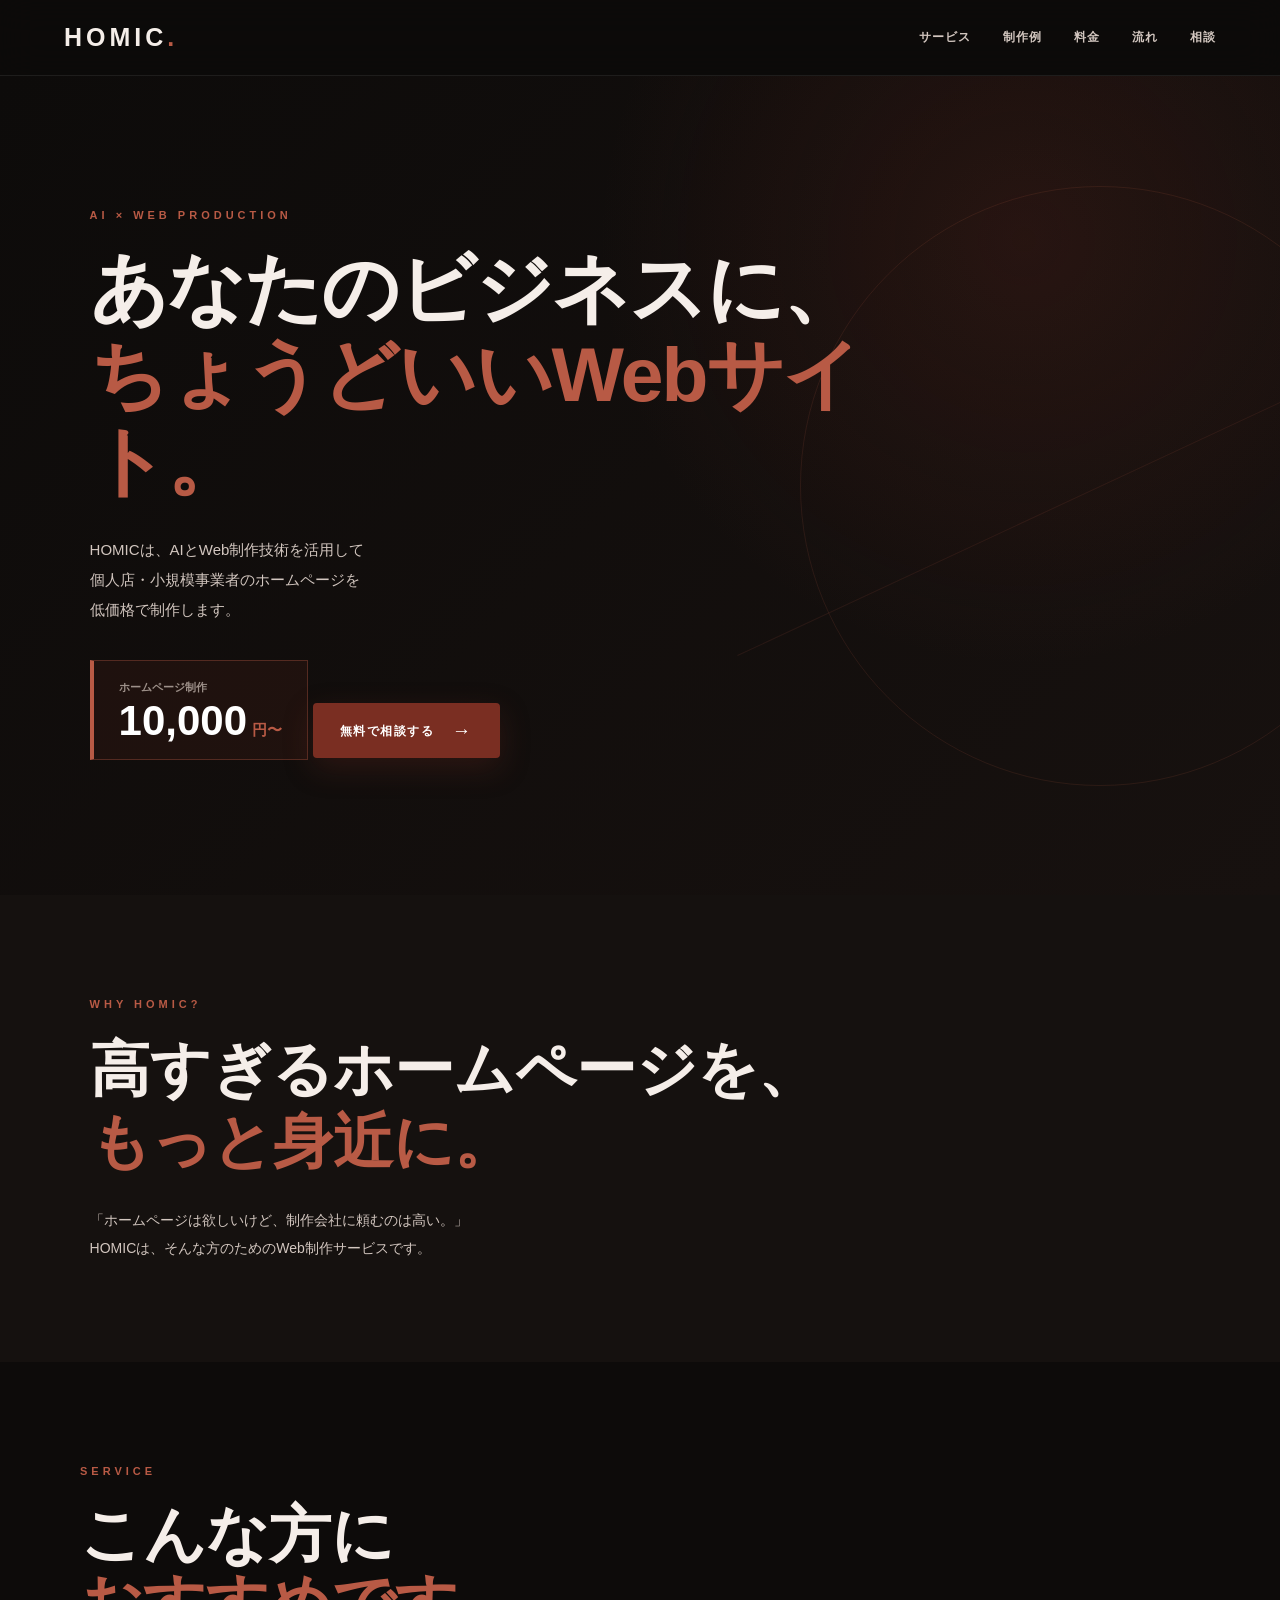
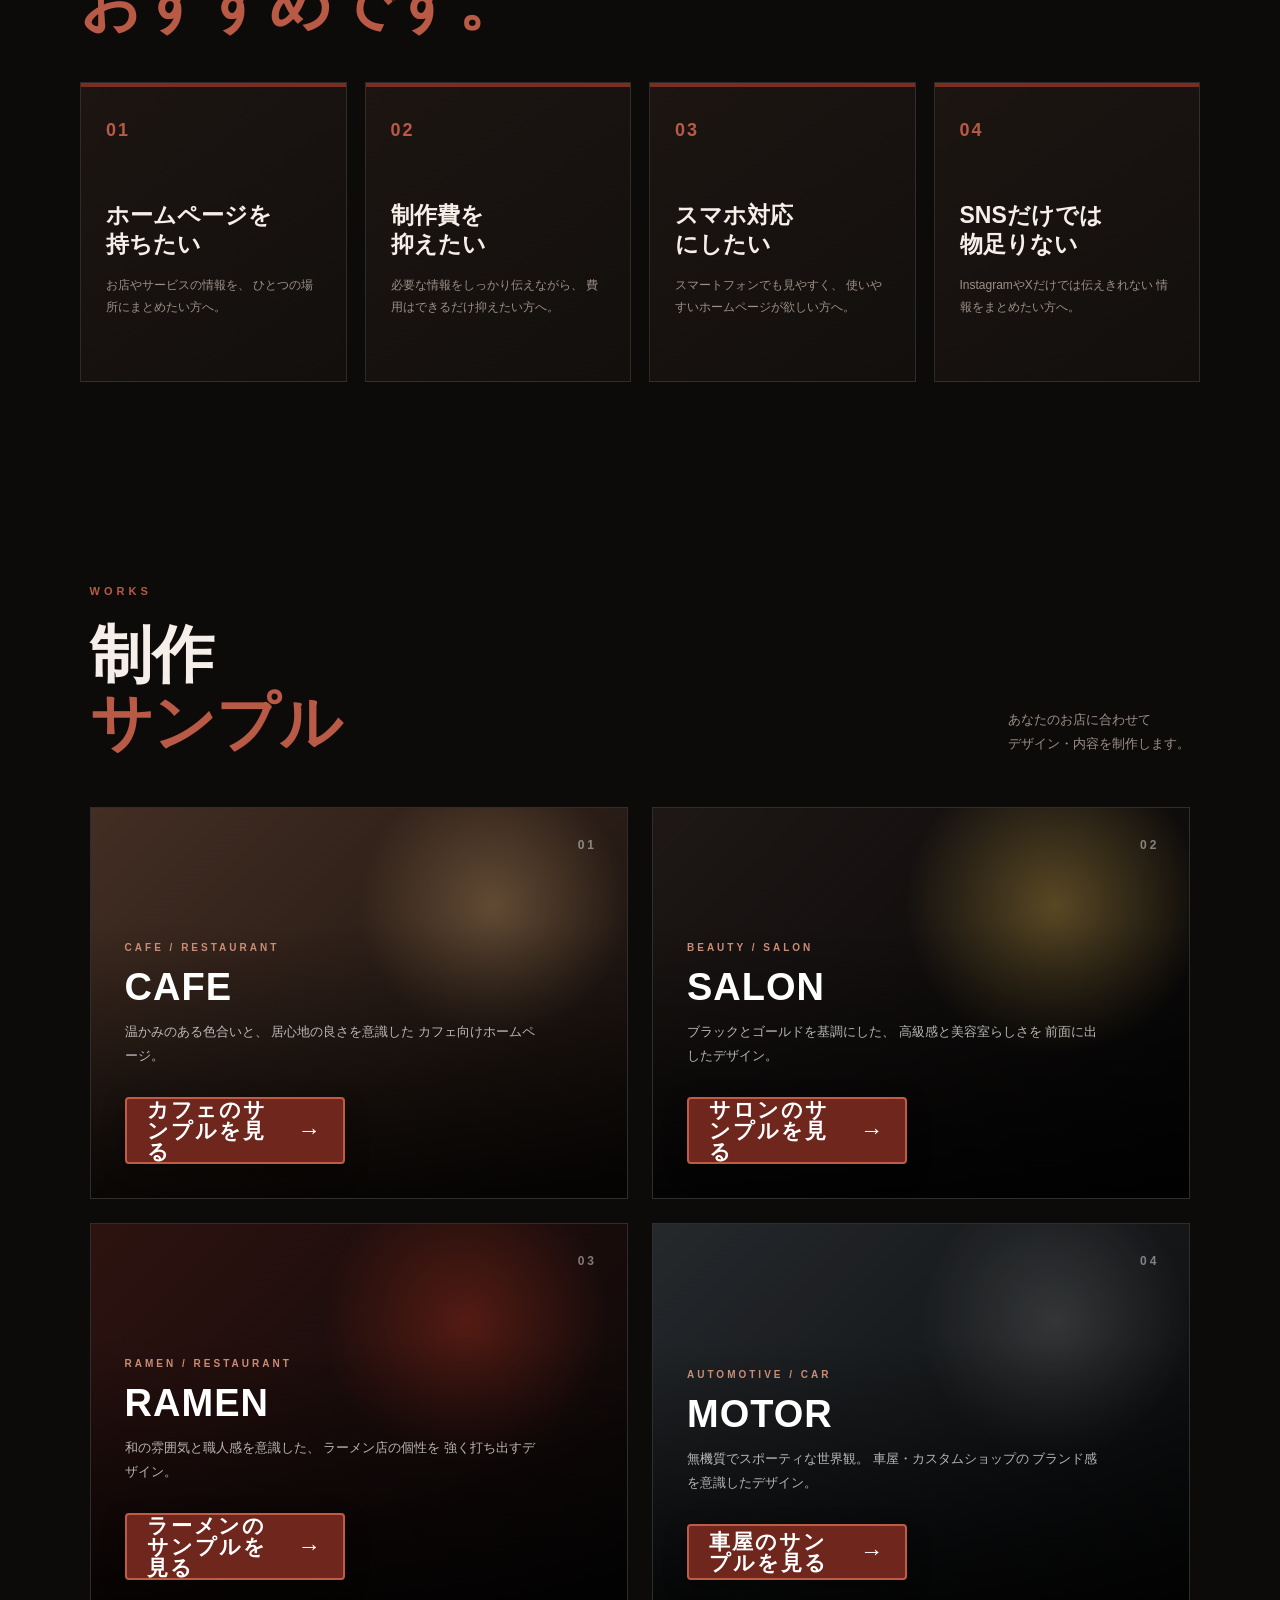
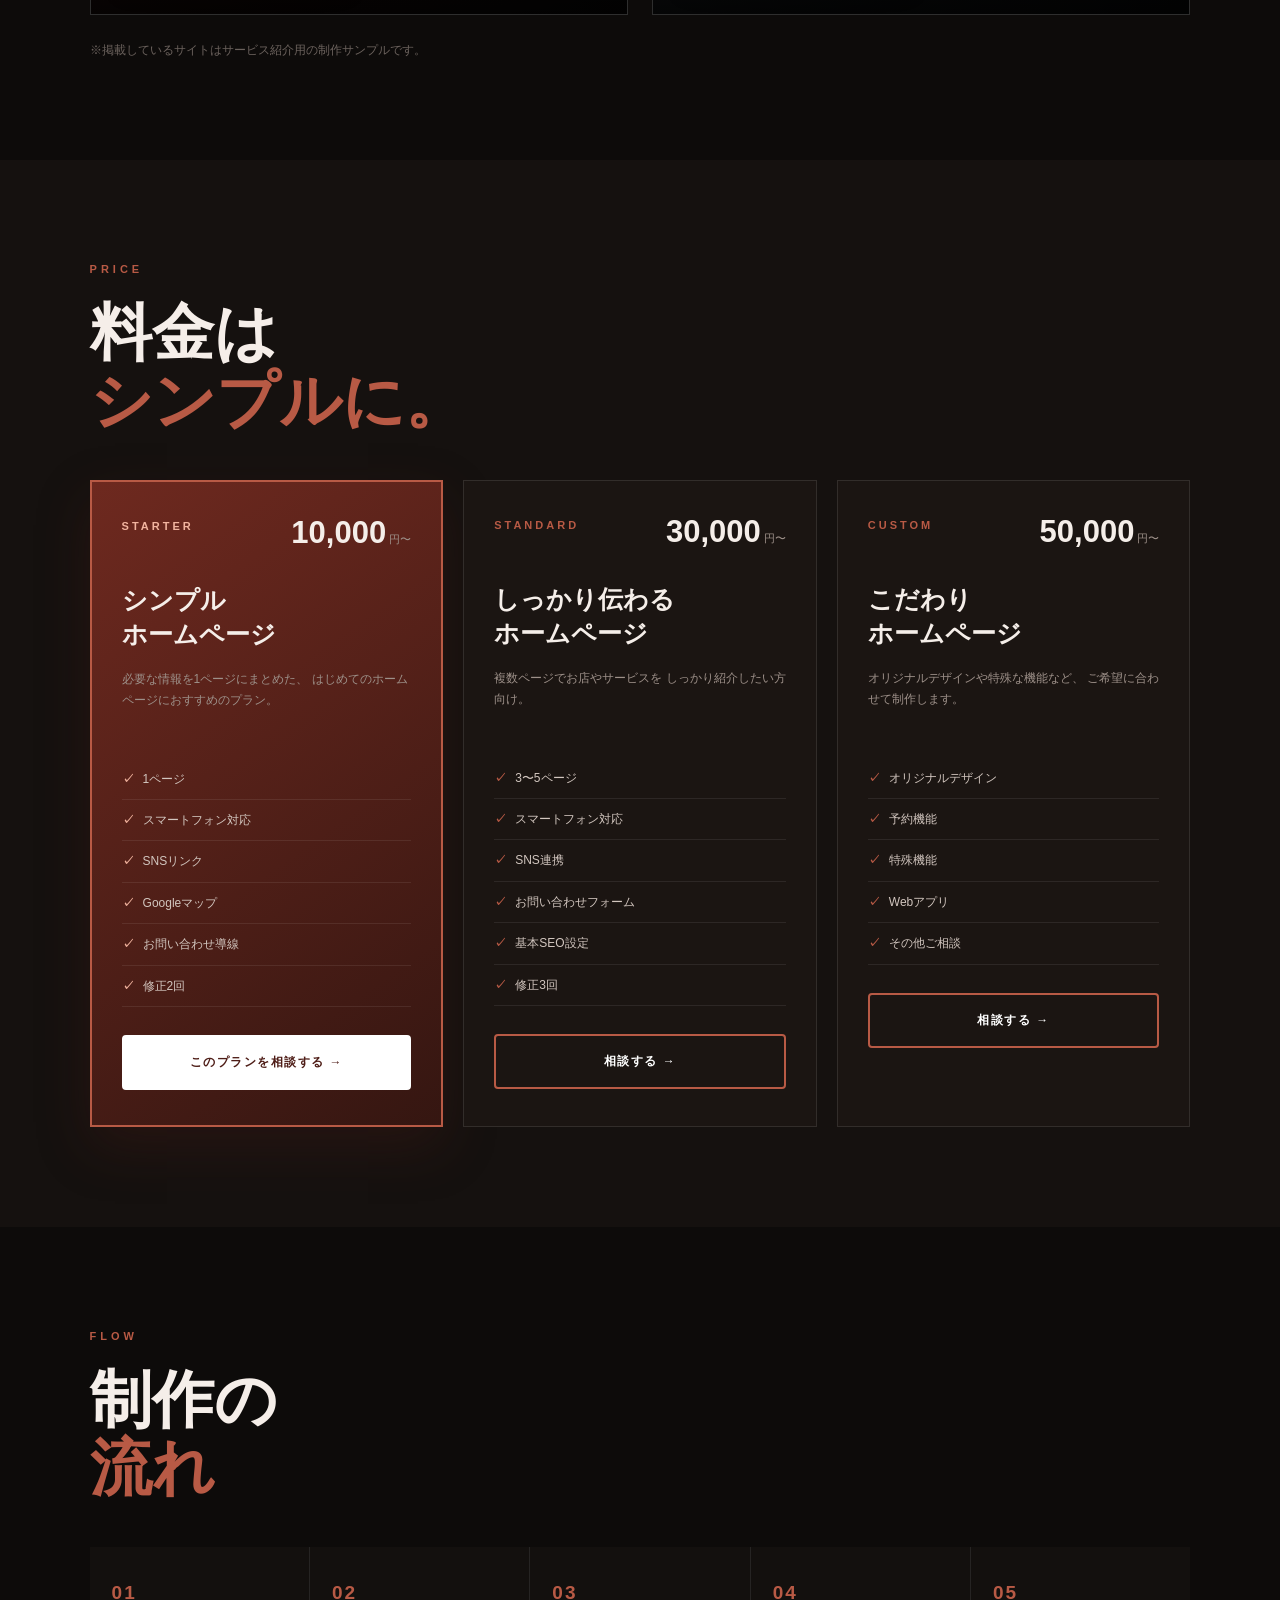
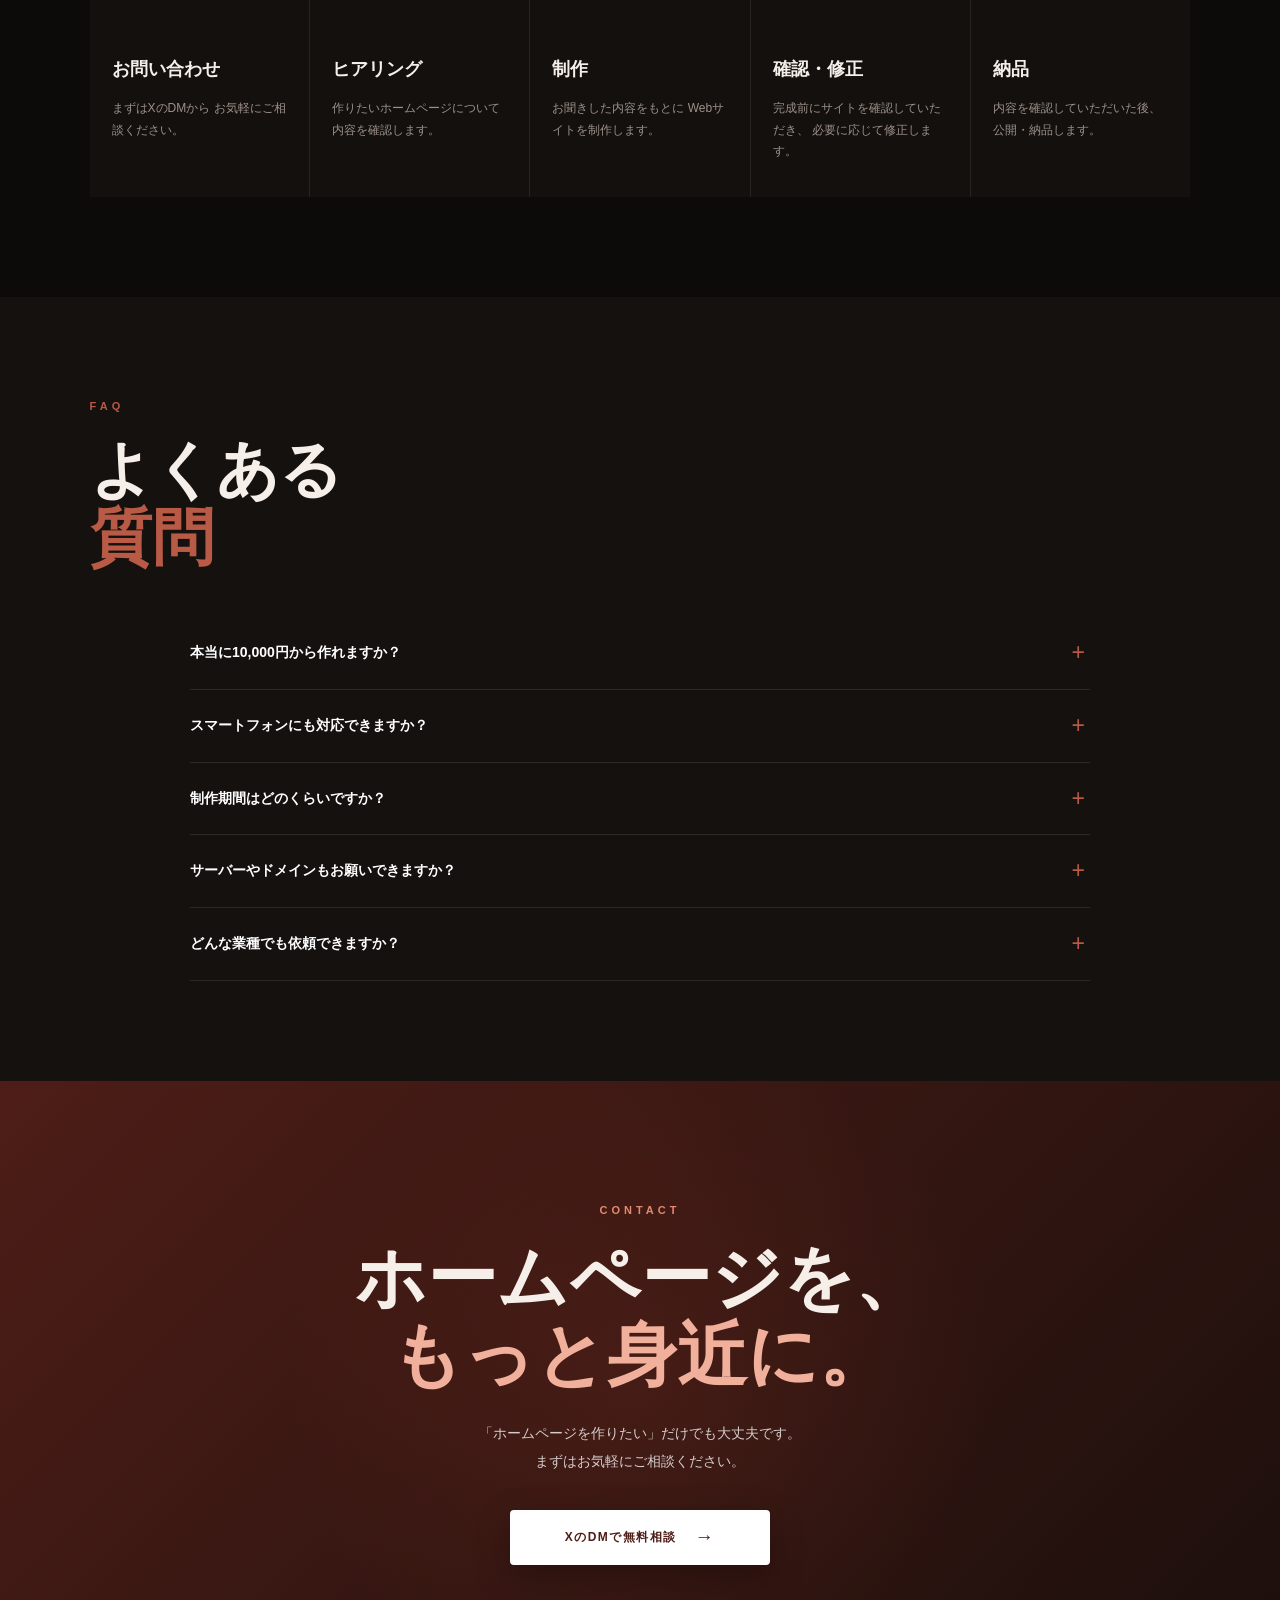
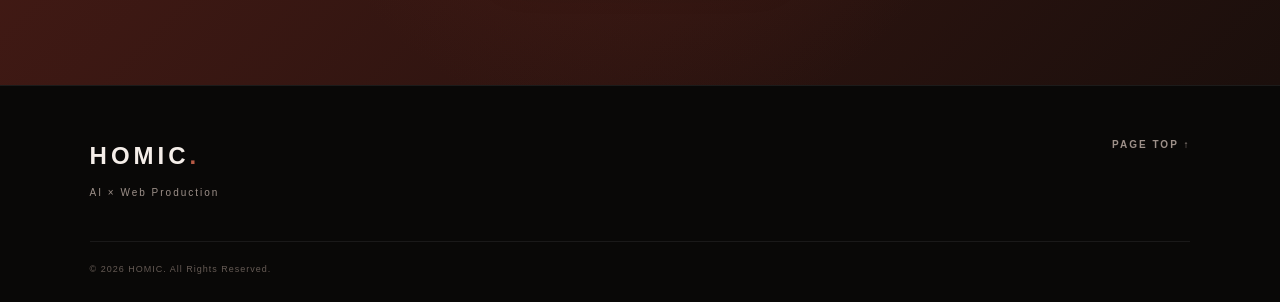
<file: index.html>
<!DOCTYPE html>
<html lang="ja">
<head>
  <meta charset="UTF-8">
  <meta name="viewport" content="width=device-width, initial-scale=1.0">

  <title>HOMIC｜ホームページ制作 10,000円〜</title>

  <meta
    name="description"
    content="HOMIC（ホーミック）はAI×Web制作で、個人店・小規模事業者向けのホームページを10,000円〜制作します。"
  >

  <link rel="stylesheet" href="style.css">

  <style>

    /* ==================================================
       HOMIC SAMPLE WORKS
    ================================================== */

    .works-grid {
      display: grid;
      grid-template-columns: repeat(2, 1fr);
      gap: 24px;
      margin-top: 50px;
    }


    /* =========================
       CARD
    ========================= */

    .work-card {
      position: relative;

      min-height: 390px;

      overflow: hidden;

      border: 1px solid rgba(255,255,255,0.12);

      background: #111;

      transition:
        transform 0.35s ease,
        border-color 0.35s ease;

      isolation: isolate;
    }


    .work-card:hover {
      transform: translateY(-7px);

      border-color: #8b3f2f;
    }


    /* =========================
       BACKGROUND
    ========================= */

    .work-card-bg {
      position: absolute;

      inset: 0;

      z-index: -2;

      transition: transform 0.6s ease;
    }


    .work-card:hover .work-card-bg {
      transform: scale(1.06);
    }


    /* =========================
       CAFE
    ========================= */

    .work-cafe .work-card-bg {
      background:
        radial-gradient(
          circle at 75% 25%,
          rgba(210,165,110,0.38),
          transparent 27%
        ),
        linear-gradient(
          135deg,
          #4a3327,
          #17100d
        );
    }


    /* =========================
       SALON
    ========================= */

    .work-salon .work-card-bg {
      background:
        radial-gradient(
          circle at 75% 25%,
          rgba(210,170,75,0.42),
          transparent 30%
        ),
        linear-gradient(
          135deg,
          #211a18,
          #050505
        );
    }


    /* =========================
       RAMEN
    ========================= */

    .work-ramen .work-card-bg {
      background:
        radial-gradient(
          circle at 70% 25%,
          rgba(155,45,30,0.5),
          transparent 30%
        ),
        linear-gradient(
          135deg,
          #321512,
          #090707
        );
    }


    /* =========================
       CAR
    ========================= */

    .work-car .work-card-bg {
      background:
        radial-gradient(
          circle at 75% 25%,
          rgba(180,180,180,0.22),
          transparent 27%
        ),
        linear-gradient(
          135deg,
          #292d31,
          #08090a
        );
    }


    /* =========================
       CARD CONTENT
    ========================= */

    .work-card-content {
      position: relative;

      min-height: 390px;

      padding: 34px;

      display: flex;

      flex-direction: column;

      justify-content: flex-end;
    }


    /* =========================
       NUMBER
    ========================= */

    .work-number {
      position: absolute;

      top: 27px;
      right: 30px;

      font-size: 12px;

      font-weight: 700;

      letter-spacing: 3px;

      color: rgba(255,255,255,0.45);
    }


    /* =========================
       CATEGORY
    ========================= */

    .work-category {
      margin-bottom: 12px;

      font-size: 10px;

      font-weight: 700;

      letter-spacing: 3px;

      color: #c98d76;
    }


    /* =========================
       TITLE
    ========================= */

    .work-card h3 {
      margin: 0 0 14px;

      font-size: 38px;

      line-height: 1;

      letter-spacing: 1px;

      color: #fff;
    }


    /* =========================
       DESCRIPTION
    ========================= */

    .work-description {
      max-width: 420px;

      margin: 0 0 28px;

      color: rgba(255,255,255,0.7);

      font-size: 13px;

      line-height: 1.9;
    }


    /* ==================================================
       SAMPLE BUTTON
    ================================================== */

    .work-link {
      width: 220px;

      min-height: 56px;

      padding: 0 20px;

      display: flex;

      align-items: center;

      justify-content: space-between;

      box-sizing: border-box;

      background: #8b3f2f;

      border: 2px solid #8b3f2f;

      border-radius: 4px;

      color: #fff;

      text-decoration: none;

      font-size: 12px;

      font-weight: 800;

      letter-spacing: 2px;

      box-shadow:
        0 8px 22px rgba(0,0,0,0.35);

      transition:
        background 0.25s ease,
        border-color 0.25s ease,
        transform 0.25s ease,
        box-shadow 0.25s ease;
    }


    /* 矢印 */

    .work-link span {
      display: inline-block;

      font-size: 21px;

      line-height: 1;

      transition:
        transform 0.25s ease;
    }


    /* =========================
       HOVER
    ========================= */

    .work-link:hover {
      background: #a34b36;

      border-color: #a34b36;

      color: #fff;

      transform: translateY(-3px);

      box-shadow:
        0 14px 30px rgba(0,0,0,0.4);
    }


    .work-link:hover span {
      transform: translateX(7px);
    }


    /* =========================
       SAMPLE NOTE
    ========================= */

    .sample-note {
      margin-top: 25px;

      font-size: 12px;

      opacity: 0.65;
    }


    /* ==================================================
       MOBILE
    ================================================== */

    @media (max-width: 750px) {

      .works-grid {
        grid-template-columns: 1fr;

        gap: 18px;

        margin-top: 35px;
      }


      .work-card {
        min-height: 340px;
      }


      .work-card-content {
        min-height: 340px;

        padding: 27px;
      }


      .work-card h3 {
        font-size: 32px;
      }


      .work-description {
        font-size: 12px;

        line-height: 1.8;

        margin-bottom: 23px;
      }


      .work-link {
        width: 100%;

        max-width: 280px;

        min-height: 56px;

        font-size: 11px;
      }


      .work-number {
        top: 23px;

        right: 24px;
      }

    }

  </style>

</head>


<body>


<!-- ==================================================
     HEADER
================================================== -->

<header class="header">

  <a href="#" class="logo">
    HOMIC<span>.</span>
  </a>


  <nav>

    <a href="#service">
      サービス
    </a>

    <a href="#works">
      制作例
    </a>

    <a href="#price">
      料金
    </a>

    <a href="#flow">
      流れ
    </a>

    <a href="#contact">
      相談
    </a>

  </nav>

</header>



<main>


<!-- ==================================================
     HERO
================================================== -->

<section class="hero">

  <div class="hero-inner">

    <div class="hero-label">
      AI × WEB PRODUCTION
    </div>


    <h1>
      あなたのビジネスに、<br>
      <span>ちょうどいいWebサイト。</span>
    </h1>


    <p class="hero-description">

      HOMICは、AIとWeb制作技術を活用して<br>
      個人店・小規模事業者のホームページを<br>
      低価格で制作します。

    </p>


    <div class="hero-price-box">

      <p>
        ホームページ制作
      </p>


      <div class="hero-price">

        <strong>
          10,000
        </strong>

        <span>
          円〜
        </span>

      </div>

    </div>


    <a
      href="#contact"
      class="button primary-button"
    >
      無料で相談する
      <span>→</span>
    </a>

  </div>


  <div class="hero-decoration">

    <div class="hero-circle"></div>

    <div class="hero-line"></div>

  </div>

</section>



<!-- ==================================================
     MESSAGE
================================================== -->

<section class="message-section">

  <div class="message-inner">

    <p class="section-label">
      WHY HOMIC?
    </p>


    <h2>
      高すぎるホームページを、<br>
      <span>もっと身近に。</span>
    </h2>


    <p>
      「ホームページは欲しいけど、制作会社に頼むのは高い。」<br>
      HOMICは、そんな方のためのWeb制作サービスです。
    </p>

  </div>

</section>



<!-- ==================================================
     SERVICE
================================================== -->

<section
  id="service"
  class="section"
>

  <div class="section-heading">

    <div>

      <p class="section-label">
        SERVICE
      </p>


      <h2>
        こんな方に<br>
        <span>おすすめです。</span>
      </h2>

    </div>

  </div>



  <div class="cards">


    <div class="card">

      <div class="card-number">
        01
      </div>


      <h3>
        ホームページを<br>
        持ちたい
      </h3>


      <p>
        お店やサービスの情報を、
        ひとつの場所にまとめたい方へ。
      </p>

    </div>



    <div class="card">

      <div class="card-number">
        02
      </div>


      <h3>
        制作費を<br>
        抑えたい
      </h3>


      <p>
        必要な情報をしっかり伝えながら、
        費用はできるだけ抑えたい方へ。
      </p>

    </div>



    <div class="card">

      <div class="card-number">
        03
      </div>


      <h3>
        スマホ対応<br>
        にしたい
      </h3>


      <p>
        スマートフォンでも見やすく、
        使いやすいホームページが欲しい方へ。
      </p>

    </div>



    <div class="card">

      <div class="card-number">
        04
      </div>


      <h3>
        SNSだけでは<br>
        物足りない
      </h3>


      <p>
        InstagramやXだけでは伝えきれない
        情報をまとめたい方へ。
      </p>

    </div>

  </div>

</section>



<!-- ==================================================
     WORKS
================================================== -->

<section
  id="works"
  class="section works-section"
>


  <div class="section-heading">

    <div>

      <p class="section-label">
        WORKS
      </p>


      <h2>
        制作<br>
        <span>サンプル</span>
      </h2>

    </div>


    <p class="section-side-text">

      あなたのお店に合わせて<br>
      デザイン・内容を制作します。

    </p>

  </div>



  <!-- ==================================================
       SAMPLE GRID
  ================================================== -->

  <div class="works-grid">


    <!-- =========================
         CAFE
    ========================= -->

    <article class="work-card work-cafe">

      <div class="work-card-bg"></div>


      <div class="work-card-content">

        <div class="work-number">
          01
        </div>


        <div class="work-category">
          CAFE / RESTAURANT
        </div>


        <h3>
          CAFE
        </h3>


        <p class="work-description">

          温かみのある色合いと、
          居心地の良さを意識した
          カフェ向けホームページ。

        </p>


        <a
          href="cafe.html"
          class="work-link"
        >

          <span>
            カフェのサンプルを見る
          </span>

          <span>
            →
          </span>

        </a>

      </div>

    </article>



    <!-- =========================
         SALON
    ========================= -->

    <article class="work-card work-salon">

      <div class="work-card-bg"></div>


      <div class="work-card-content">

        <div class="work-number">
          02
        </div>


        <div class="work-category">
          BEAUTY / SALON
        </div>


        <h3>
          SALON
        </h3>


        <p class="work-description">

          ブラックとゴールドを基調にした、
          高級感と美容室らしさを
          前面に出したデザイン。

        </p>


        <a
          href="salon.html"
          class="work-link"
        >

          <span>
            サロンのサンプルを見る
          </span>

          <span>
            →
          </span>

        </a>

      </div>

    </article>



    <!-- =========================
         RAMEN
    ========================= -->

    <article class="work-card work-ramen">

      <div class="work-card-bg"></div>


      <div class="work-card-content">

        <div class="work-number">
          03
        </div>


        <div class="work-category">
          RAMEN / RESTAURANT
        </div>


        <h3>
          RAMEN
        </h3>


        <p class="work-description">

          和の雰囲気と職人感を意識した、
          ラーメン店の個性を
          強く打ち出すデザイン。

        </p>


        <a
          href="ramen.html"
          class="work-link"
        >

          <span>
            ラーメンのサンプルを見る
          </span>

          <span>
            →
          </span>

        </a>

      </div>

    </article>



    <!-- =========================
         CAR
    ========================= -->

    <article class="work-card work-car">

      <div class="work-card-bg"></div>


      <div class="work-card-content">

        <div class="work-number">
          04
        </div>


        <div class="work-category">
          AUTOMOTIVE / CAR
        </div>


        <h3>
          MOTOR
        </h3>


        <p class="work-description">

          無機質でスポーティな世界観。
          車屋・カスタムショップの
          ブランド感を意識したデザイン。

        </p>


        <a
          href="car.html"
          class="work-link"
        >

          <span>
            車屋のサンプルを見る
          </span>

          <span>
            →
          </span>

        </a>

      </div>

    </article>


  </div>



  <p class="sample-note">

    ※掲載しているサイトはサービス紹介用の制作サンプルです。

  </p>

</section>



<!-- ==================================================
     PRICE
================================================== -->

<section
  id="price"
  class="section price-section"
>


  <div class="section-heading">

    <div>

      <p class="section-label">
        PRICE
      </p>


      <h2>
        料金は<br>
        <span>シンプルに。</span>
      </h2>

    </div>

  </div>



  <div class="price-grid">


    <!-- STARTER -->

    <div class="price-card featured">

      <div class="price-top">

        <p class="plan">
          STARTER
        </p>


        <div class="price-tag">

          <strong>
            10,000
          </strong>

          <span>
            円〜
          </span>

        </div>

      </div>


      <h3>
        シンプル<br>
        ホームページ
      </h3>


      <p class="price-description">
        必要な情報を1ページにまとめた、
        はじめてのホームページにおすすめのプラン。
      </p>


      <ul>

        <li>1ページ</li>

        <li>スマートフォン対応</li>

        <li>SNSリンク</li>

        <li>Googleマップ</li>

        <li>お問い合わせ導線</li>

        <li>修正2回</li>

      </ul>


      <a
        href="#contact"
        class="button white-button"
      >
        このプランを相談する →
      </a>

    </div>



    <!-- STANDARD -->

    <div class="price-card">

      <div class="price-top">

        <p class="plan">
          STANDARD
        </p>


        <div class="price-tag">

          <strong>
            30,000
          </strong>

          <span>
            円〜
          </span>

        </div>

      </div>


      <h3>
        しっかり伝わる<br>
        ホームページ
      </h3>


      <p class="price-description">
        複数ページでお店やサービスを
        しっかり紹介したい方向け。
      </p>


      <ul>

        <li>3〜5ページ</li>

        <li>スマートフォン対応</li>

        <li>SNS連携</li>

        <li>お問い合わせフォーム</li>

        <li>基本SEO設定</li>

        <li>修正3回</li>

      </ul>


      <a
        href="#contact"
        class="button outline-button"
      >
        相談する →
      </a>

    </div>



    <!-- CUSTOM -->

    <div class="price-card">

      <div class="price-top">

        <p class="plan">
          CUSTOM
        </p>


        <div class="price-tag">

          <strong>
            50,000
          </strong>

          <span>
            円〜
          </span>

        </div>

      </div>


      <h3>
        こだわり<br>
        ホームページ
      </h3>


      <p class="price-description">
        オリジナルデザインや特殊な機能など、
        ご希望に合わせて制作します。
      </p>


      <ul>

        <li>オリジナルデザイン</li>

        <li>予約機能</li>

        <li>特殊機能</li>

        <li>Webアプリ</li>

        <li>その他ご相談</li>

      </ul>


      <a
        href="#contact"
        class="button outline-button"
      >
        相談する →
      </a>

    </div>

  </div>

</section>



<!-- ==================================================
     FLOW
================================================== -->

<section
  id="flow"
  class="section flow-section"
>


  <div class="section-heading">

    <div>

      <p class="section-label">
        FLOW
      </p>


      <h2>
        制作の<br>
        <span>流れ</span>
      </h2>

    </div>

  </div>



  <div class="process-list">


    <div class="process-item">

      <div class="process-number">
        01
      </div>

      <h3>
        お問い合わせ
      </h3>

      <p>
        まずはXのDMから
        お気軽にご相談ください。
      </p>

    </div>



    <div class="process-item">

      <div class="process-number">
        02
      </div>

      <h3>
        ヒアリング
      </h3>

      <p>
        作りたいホームページについて
        内容を確認します。
      </p>

    </div>



    <div class="process-item">

      <div class="process-number">
        03
      </div>

      <h3>
        制作
      </h3>

      <p>
        お聞きした内容をもとに
        Webサイトを制作します。
      </p>

    </div>



    <div class="process-item">

      <div class="process-number">
        04
      </div>

      <h3>
        確認・修正
      </h3>

      <p>
        完成前にサイトを確認していただき、
        必要に応じて修正します。
      </p>

    </div>



    <div class="process-item">

      <div class="process-number">
        05
      </div>

      <h3>
        納品
      </h3>

      <p>
        内容を確認していただいた後、
        公開・納品します。
      </p>

    </div>

  </div>

</section>



<!-- ==================================================
     FAQ
================================================== -->

<section class="section faq-section">


  <div class="section-heading">

    <div>

      <p class="section-label">
        FAQ
      </p>


      <h2>
        よくある<br>
        <span>質問</span>
      </h2>

    </div>

  </div>



  <div class="faq-list">


    <details>

      <summary>
        本当に10,000円から作れますか？
      </summary>


      <p>
        はい。1ページのシンプルなホームページを
        基本プランとして10,000円から制作しています。
        追加ページや特殊機能は別途お見積もりとなります。
      </p>

    </details>



    <details>

      <summary>
        スマートフォンにも対応できますか？
      </summary>


      <p>
        はい。スマートフォン・タブレット・PCに
        対応したレスポンシブデザインで制作します。
      </p>

    </details>



    <details>

      <summary>
        制作期間はどのくらいですか？
      </summary>


      <p>
        内容によりますが、シンプルなサイトの場合は
        数日程度を目安としています。
        詳しい納期はご相談時にお伝えします。
      </p>

    </details>



    <details>

      <summary>
        サーバーやドメインもお願いできますか？
      </summary>


      <p>
        対応可能です。
        必要な場合はご相談ください。
        サーバー・ドメイン費用などは
        別途必要になる場合があります。
      </p>

    </details>



    <details>

      <summary>
        どんな業種でも依頼できますか？
      </summary>


      <p>
        基本的には個人店・小規模事業者を中心に
        幅広く対応しています。
        内容によってはお受けできない場合がありますので、
        まずはお気軽にご相談ください。
      </p>

    </details>

  </div>

</section>



<!-- ==================================================
     CONTACT
================================================== -->

<section
  id="contact"
  class="contact-section"
>


  <div class="contact-inner">

    <p class="section-label contact-label">
      CONTACT
    </p>


    <h2>
      ホームページを、<br>
      <span>もっと身近に。</span>
    </h2>


    <p>
      「ホームページを作りたい」だけでも大丈夫です。<br>
      まずはお気軽にご相談ください。
    </p>


    <a
      href="https://x.com/"
      target="_blank"
      rel="noopener noreferrer"
      class="button contact-button"
    >
      XのDMで無料相談
      <span>→</span>
    </a>

  </div>

</section>


</main>



<!-- ==================================================
     FOOTER
================================================== -->

<footer>


  <div class="footer-top">


    <div>

      <div class="footer-logo">
        HOMIC<span>.</span>
      </div>


      <p>
        AI × Web Production
      </p>

    </div>


    <a
      href="#"
      class="footer-back"
    >
      PAGE TOP ↑
    </a>

  </div>


  <small>
    © 2026 HOMIC. All Rights Reserved.
  </small>


</footer>



<script src="script.js"></script>

</body>
</html>
</file>
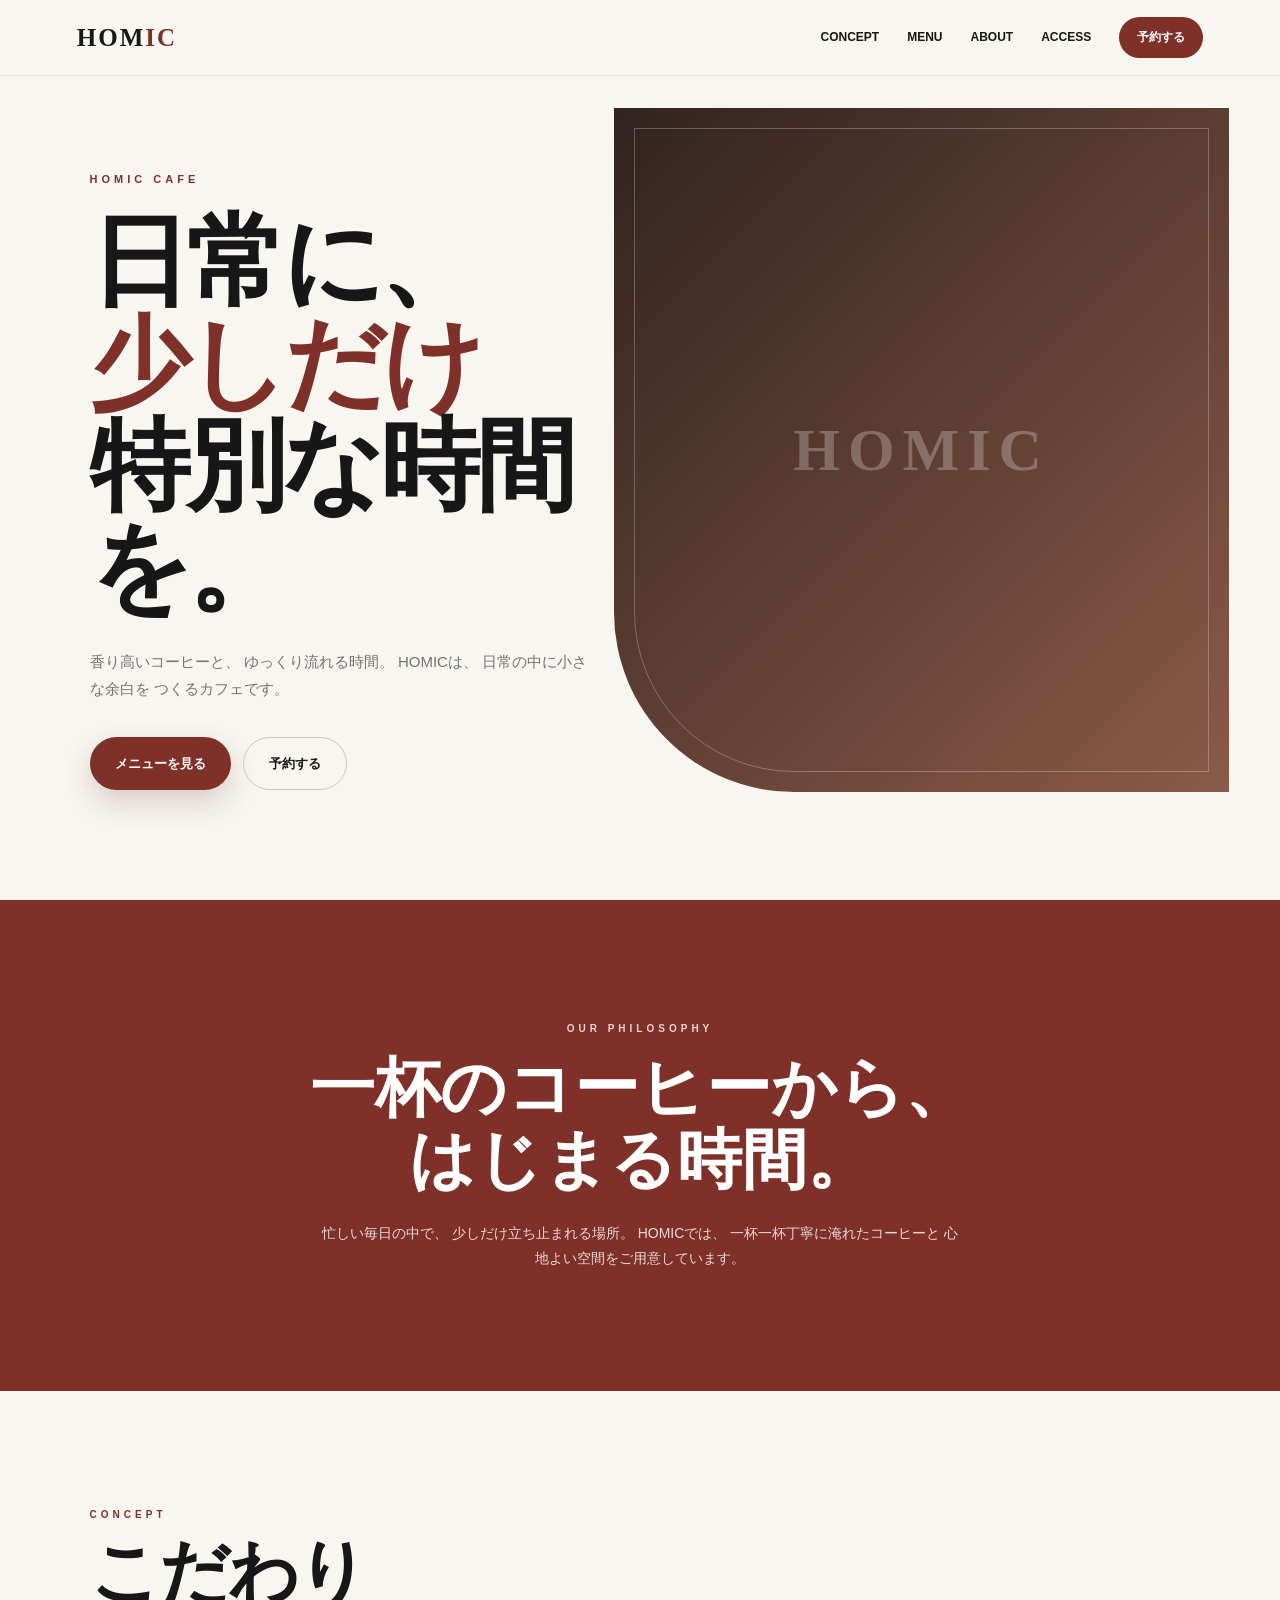
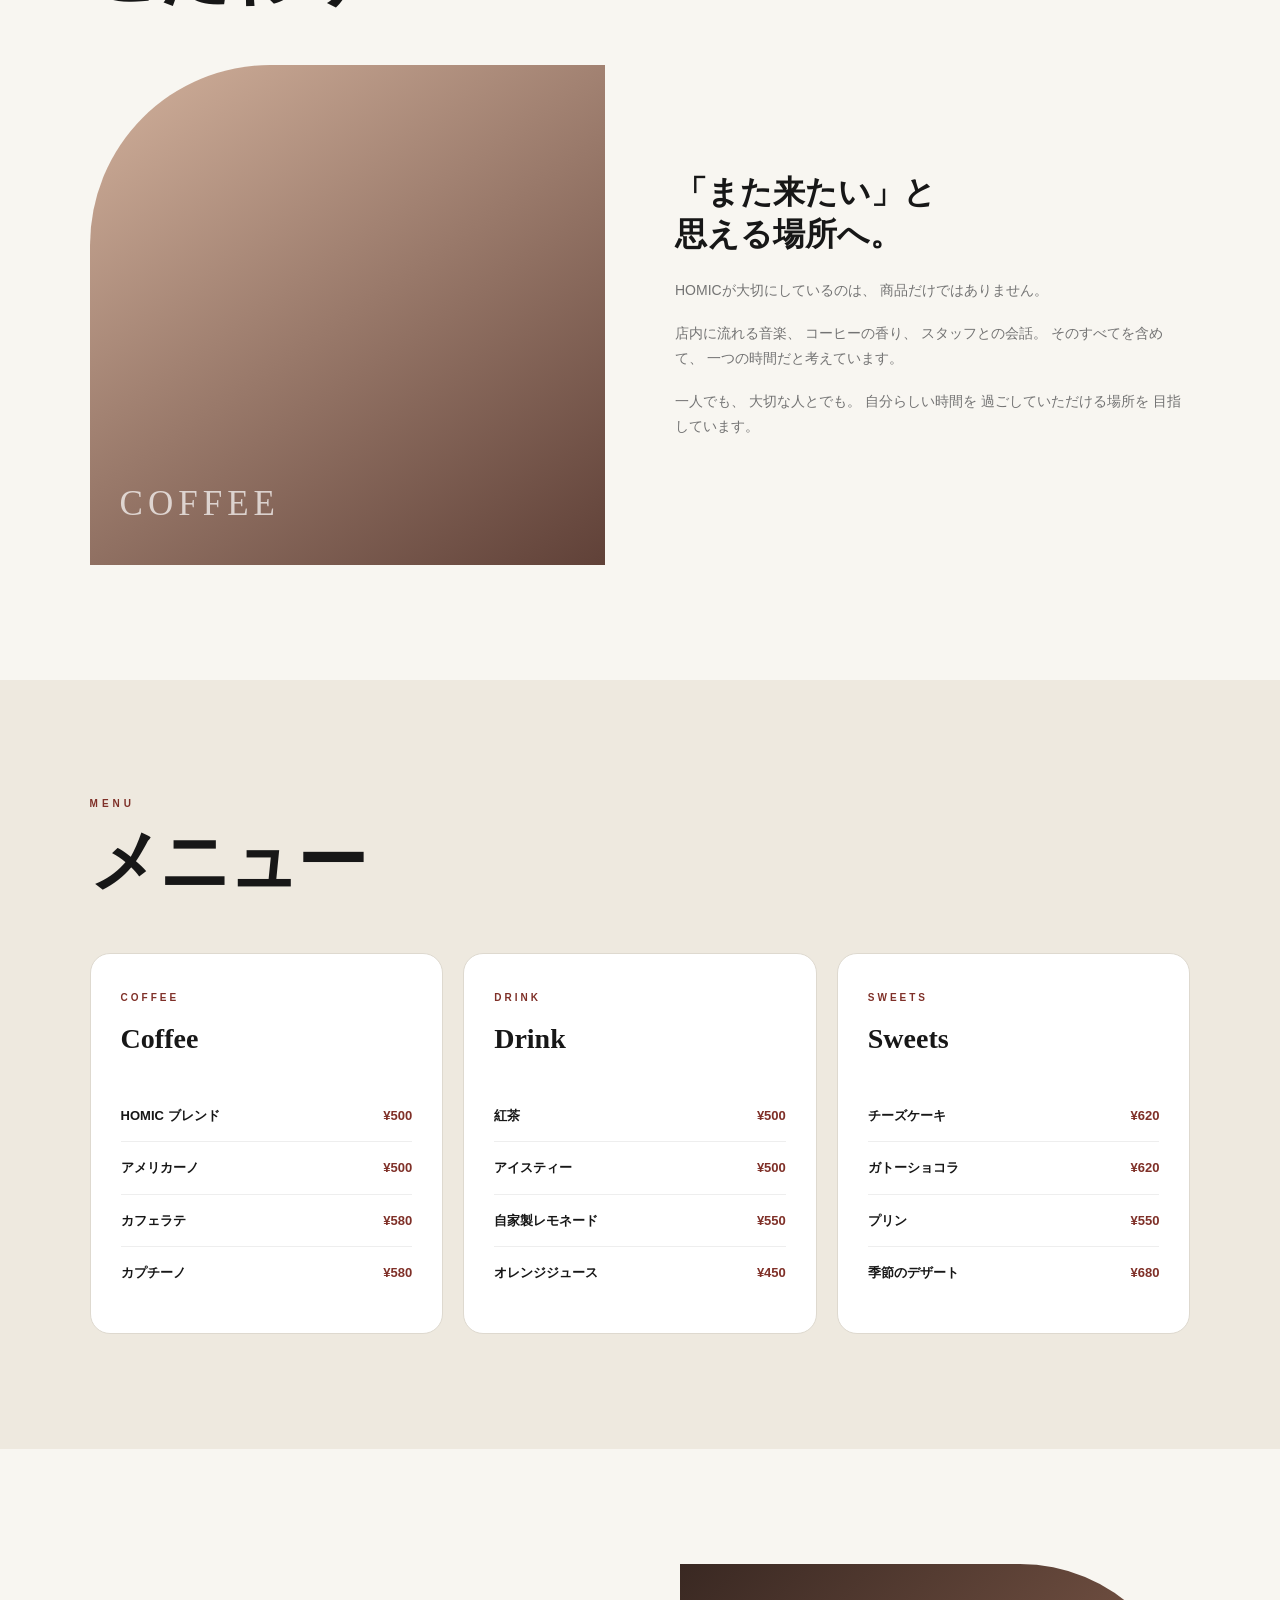
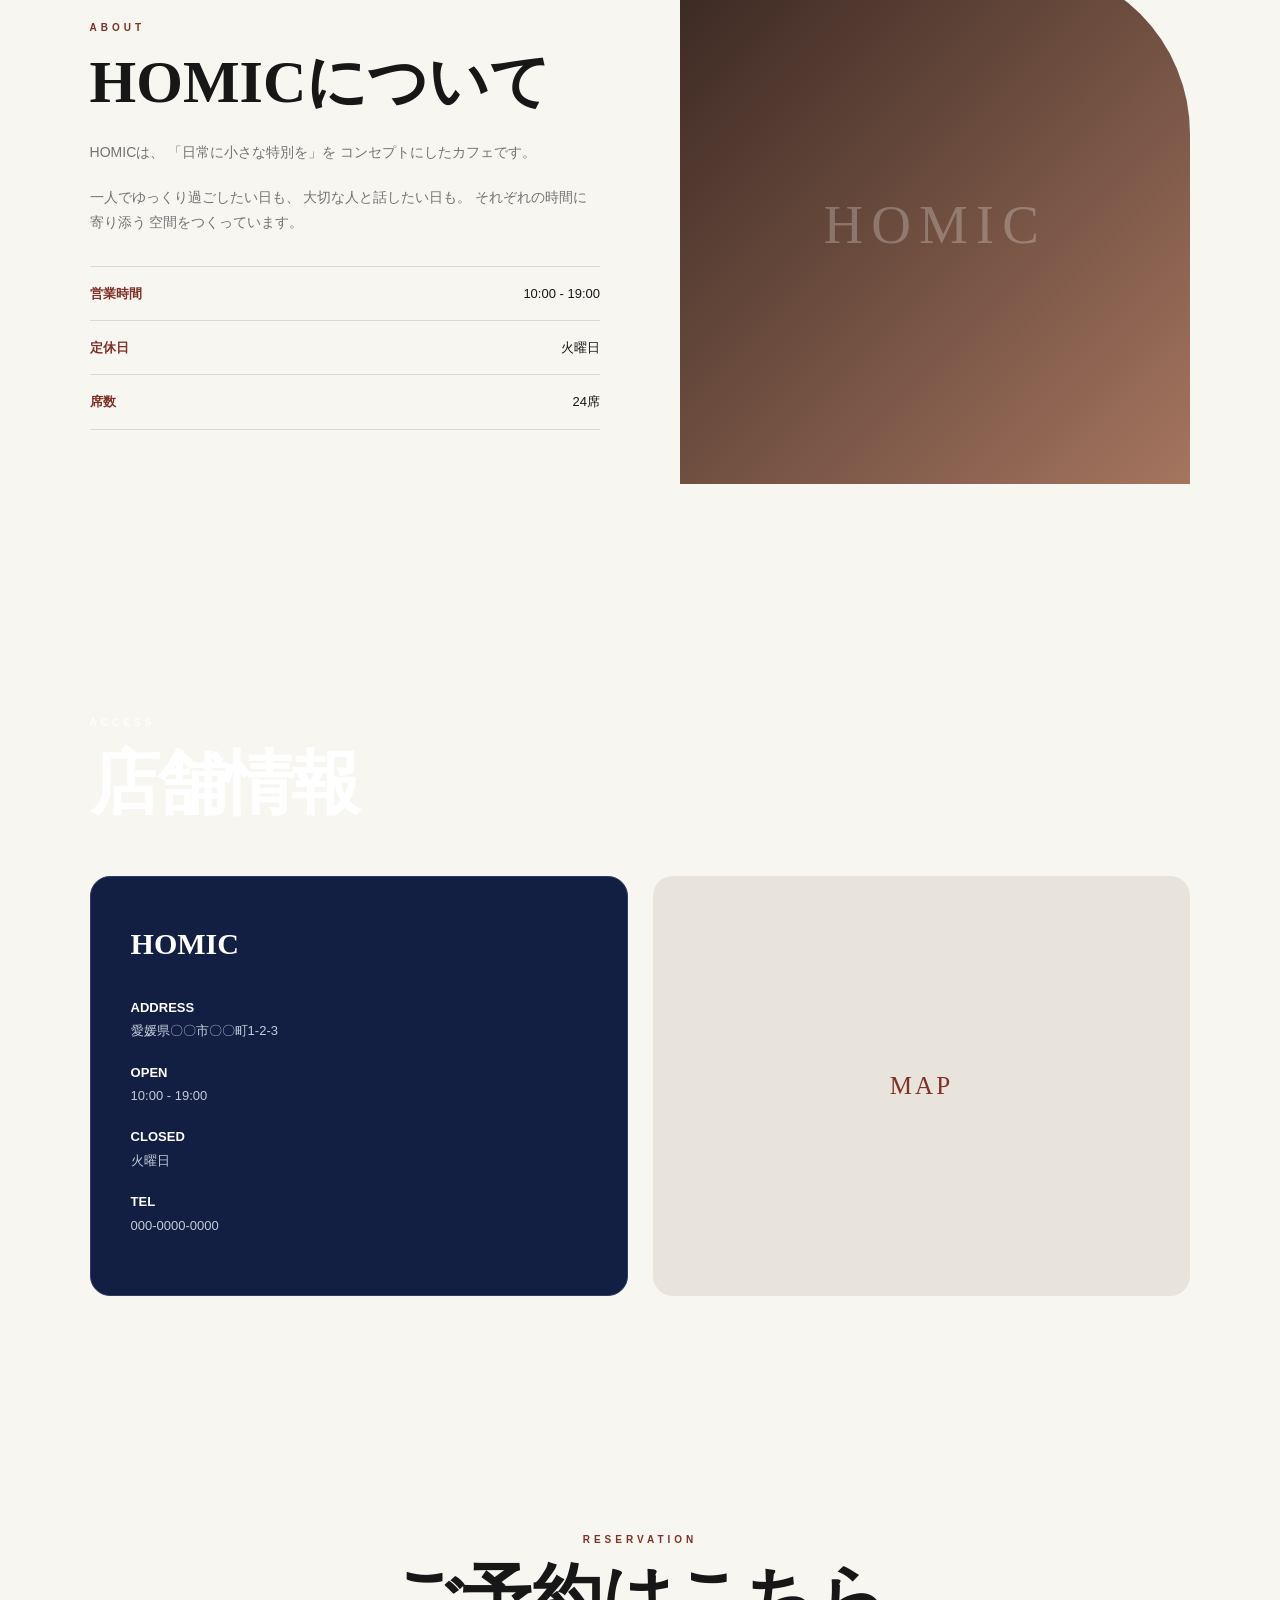
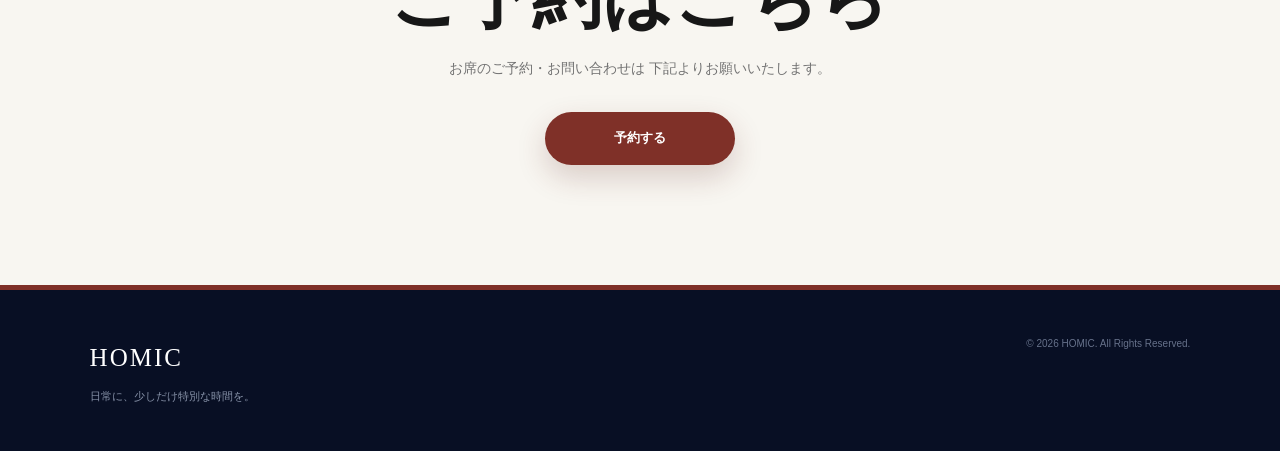
<file: cafe.html>
<!DOCTYPE html>
<html lang="ja">
<head>
<meta charset="UTF-8">

<meta name="viewport"
      content="width=device-width, initial-scale=1.0">

<title>HOMIC CAFE</title>

<meta
  name="description"
  content="HOMICが提案するカフェホームページのサンプルです。"
>

<style>

/* ==================================================
   HOMIC CAFE TEMPLATE
   1ファイル完結型テンプレート

   ★ 案件時に変更する場所
   ① 店名
   ② キャッチコピー
   ③ 写真
   ④ メニュー
   ⑤ 料金
   ⑥ 営業時間
   ⑦ 住所
   ⑧ 予約先

================================================== */


/* ==================================================
   RESET
================================================== */

* {
  margin: 0;
  padding: 0;
  box-sizing: border-box;
}

html {
  scroll-behavior: smooth;
}

body {
  font-family:
    -apple-system,
    BlinkMacSystemFont,
    "Helvetica Neue",
    Arial,
    sans-serif;

  color: #171717;
  background: #f8f6f1;

  line-height: 1.8;

  overflow-x: hidden;
}

img {
  width: 100%;
  display: block;
}

a {
  color: inherit;
  text-decoration: none;
}

button {
  font: inherit;
}


/* ==================================================
   COLOR
================================================== */

:root {

  --brown: #7f3028;
  --brown-dark: #5f241f;

  --cream: #f8f6f1;
  --cream-dark: #eee9df;

  --black: #171717;
  --gray: #737373;

  --white: #ffffff;

  --line: #ded9cf;
}


/* ==================================================
   HEADER
================================================== */

.header {

  position: fixed;

  top: 0;
  left: 0;

  width: 100%;

  height: 76px;

  display: flex;

  align-items: center;

  justify-content: space-between;

  padding: 0 6%;

  background:
    rgba(248,246,241,.94);

  backdrop-filter:
    blur(15px);

  border-bottom:
    1px solid rgba(0,0,0,.07);

  z-index: 1000;
}

.logo {

  font-family: Georgia, serif;

  font-size: 25px;

  font-weight: 700;

  letter-spacing: 2px;
}

.logo span {
  color: var(--brown);
}

.nav {

  display: flex;

  gap: 28px;

  align-items: center;
}

.nav a {

  font-size: 12px;

  font-weight: 700;

  transition: .25s;
}

.nav a:hover {
  color: var(--brown);
}

.nav-button {

  padding:
    10px 18px;

  color: #fff;

  background:
    var(--brown);

  border-radius:
    100px;
}

.nav-button:hover {
  color: #fff !important;

  background:
    var(--brown-dark);
}


/* ==================================================
   HERO
================================================== */

.hero {

  min-height: 100vh;

  position: relative;

  display: flex;

  align-items: center;

  overflow: hidden;

  padding:
    140px 7%
    80px;

  background:
    var(--cream);
}

.hero-content {

  position: relative;

  z-index: 5;

  width: 50%;

  max-width: 650px;
}

.hero-small {

  color:
    var(--brown);

  font-size: 11px;

  font-weight: 900;

  letter-spacing: 4px;

  margin-bottom: 22px;
}

.hero h1 {

  font-family: Georgia, serif;

  font-size:
    clamp(55px, 8vw, 100px);

  line-height: 1.02;

  letter-spacing: -4px;

  margin-bottom: 28px;
}

.hero h1 span {
  color: var(--brown);
}

.hero-description {

  color:
    var(--gray);

  font-size: 15px;

  max-width: 500px;

  margin-bottom: 35px;
}

.hero-buttons {

  display: flex;

  gap: 12px;

  flex-wrap: wrap;
}

.button {

  display: inline-flex;

  align-items: center;

  justify-content: center;

  min-height: 53px;

  padding:
    13px 25px;

  border-radius:
    100px;

  font-size: 13px;

  font-weight: 900;

  transition: .25s;
}

.button:hover {
  transform:
    translateY(-3px);
}

.button-main {

  color: #fff;

  background:
    var(--brown);

  box-shadow:
    0 12px 30px
    rgba(95,36,31,.2);
}

.button-main:hover {
  background:
    var(--brown-dark);
}

.button-outline {

  color:
    var(--black);

  border:
    1px solid #cfc8bb;
}

.button-outline:hover {

  color: #fff;

  background:
    var(--black);

  border-color:
    var(--black);
}


/* HERO IMAGE */

.hero-image {

  position: absolute;

  right: 4%;

  top: 12%;

  width: 48%;

  height: 76vh;

  overflow: hidden;

  border-radius:
    0 0 0 180px;

  background:
    linear-gradient(
      135deg,
      #30231f,
      #8c5a48
    );
}

.hero-image::before {

  content: "HOMIC";

  position: absolute;

  inset: 0;

  display: flex;

  align-items: center;

  justify-content: center;

  color:
    rgba(255,255,255,.25);

  font-family: Georgia, serif;

  font-size: 60px;

  font-weight: 700;

  letter-spacing: 8px;
}

.hero-image::after {

  content: "";

  position: absolute;

  inset: 20px;

  border:
    1px solid
    rgba(255,255,255,.25);

  border-radius:
    0 0 0 160px;
}


/* ==================================================
   INTRO
================================================== */

.intro {

  padding:
    120px 7%;

  background:
    var(--brown);

  color: #fff;
}

.intro-inner {

  max-width: 900px;

  margin: auto;

  text-align: center;
}

.section-label {

  display: block;

  font-size: 10px;

  font-weight: 900;

  letter-spacing: 4px;

  margin-bottom: 15px;

  opacity: .8;
}

.intro h2 {

  font-family: Georgia, serif;

  font-size:
    clamp(38px, 6vw, 65px);

  line-height: 1.1;

  margin-bottom: 25px;
}

.intro p {

  max-width: 650px;

  margin: auto;

  color:
    rgba(255,255,255,.82);

  font-size: 14px;
}


/* ==================================================
   CONCEPT
================================================== */

.section {

  padding:
    115px 7%;
}

.section-header {

  margin-bottom: 55px;
}

.section-label-dark {

  color:
    var(--brown);

  font-size: 10px;

  font-weight: 900;

  letter-spacing: 4px;

  margin-bottom: 12px;
}

.section-title {

  font-family: Georgia, serif;

  font-size:
    clamp(42px, 6vw, 70px);

  line-height: 1.05;

  letter-spacing: -3px;
}

.concept {

  display: grid;

  grid-template-columns:
    1fr 1fr;

  gap: 70px;

  align-items: center;
}

.concept-visual {

  min-height: 500px;

  position: relative;

  overflow: hidden;

  background:
    linear-gradient(
      145deg,
      #d2b19c,
      #604138
    );

  border-radius:
    180px 0 0 0;
}

.concept-visual::after {

  content: "COFFEE";

  position: absolute;

  bottom: 30px;

  left: 30px;

  color:
    rgba(255,255,255,.7);

  font-family: Georgia, serif;

  font-size: 35px;

  letter-spacing: 5px;
}

.concept-text h3 {

  font-family: Georgia, serif;

  font-size: 32px;

  line-height: 1.3;

  margin-bottom: 22px;
}

.concept-text p {

  color:
    var(--gray);

  font-size: 14px;

  margin-bottom: 18px;
}


/* ==================================================
   MENU
================================================== */

.menu-section {

  background:
    var(--cream-dark);
}

.menu-grid {

  display: grid;

  grid-template-columns:
    repeat(3, 1fr);

  gap: 20px;
}

.menu-card {

  padding:
    35px 30px;

  background:
    #fff;

  border:
    1px solid var(--line);

  border-radius:
    20px;

  transition: .25s;
}

.menu-card:hover {

  transform:
    translateY(-6px);

  box-shadow:
    0 20px 45px
    rgba(0,0,0,.08);
}

.menu-card-label {

  color:
    var(--brown);

  font-size: 10px;

  font-weight: 900;

  letter-spacing: 3px;

  margin-bottom: 7px;
}

.menu-card h3 {

  font-family: Georgia, serif;

  font-size: 28px;

  margin-bottom: 25px;
}

.menu-item {

  display: flex;

  justify-content: space-between;

  gap: 15px;

  padding:
    14px 0;

  border-bottom:
    1px solid #eee;
}

.menu-item:last-child {
  border-bottom: none;
}

.menu-item strong {

  font-size: 13px;
}

.menu-item span {

  color:
    var(--brown);

  font-weight: 900;

  font-size: 13px;

  white-space: nowrap;
}


/* ==================================================
   ABOUT
================================================== */

.about {

  display: grid;

  grid-template-columns:
    1fr 1fr;

  gap: 80px;

  align-items: center;
}

.about-content h2 {

  font-family: Georgia, serif;

  font-size:
    clamp(40px, 5vw, 60px);

  line-height: 1.1;

  margin-bottom: 25px;
}

.about-content p {

  color:
    var(--gray);

  font-size: 14px;

  margin-bottom: 20px;
}

.info-list {

  margin-top: 30px;

  border-top:
    1px solid var(--line);
}

.info-row {

  display: flex;

  justify-content: space-between;

  gap: 20px;

  padding:
    15px 0;

  border-bottom:
    1px solid var(--line);

  font-size: 13px;
}

.info-row strong {
  color: var(--brown);
}

.about-visual {

  min-height: 520px;

  background:
    linear-gradient(
      135deg,
      #392822,
      #a5755f
    );

  border-radius:
    0 170px 0 0;

  position: relative;
}

.about-visual::before {

  content: "HOMIC";

  position: absolute;

  top: 50%;

  left: 50%;

  transform:
    translate(-50%, -50%);

  color:
    rgba(255,255,255,.25);

  font-family: Georgia, serif;

  font-size: 55px;

  letter-spacing: 8px;
}


/* ==================================================
   ACCESS
================================================== */

.access-section {

  background:
    var(--navy);

  color: #fff;
}

.access {

  display: grid;

  grid-template-columns:
    1fr 1fr;

  gap: 25px;
}

.access-info {

  padding: 40px;

  background:
    #121f43;

  border:
    1px solid #2b3c67;

  border-radius: 20px;
}

.access-info h3 {

  font-family: Georgia, serif;

  font-size: 30px;

  margin-bottom: 25px;
}

.access-info p {

  color:
    #c4ccdc;

  font-size: 13px;

  margin-bottom: 18px;
}

.access-info strong {
  color:
    #fff;
}

.map {

  min-height: 360px;

  display: flex;

  align-items: center;

  justify-content: center;

  background:
    #e8e4dc;

  color:
    var(--brown);

  border-radius:
    20px;

  font-family: Georgia, serif;

  font-size: 25px;

  letter-spacing: 3px;
}


/* ==================================================
   RESERVATION
================================================== */

.reservation {

  padding:
    120px 7%;

  text-align: center;

  background:
    var(--cream);
}

.reservation-inner {

  max-width: 750px;

  margin: auto;
}

.reservation h2 {

  font-family: Georgia, serif;

  font-size:
    clamp(45px, 6vw, 70px);

  line-height: 1.05;

  margin-bottom: 22px;
}

.reservation p {

  color:
    var(--gray);

  font-size: 14px;

  margin-bottom: 30px;
}

.reservation .button {

  min-width: 190px;
}


/* ==================================================
   FOOTER
================================================== */

footer {

  padding:
    45px 7%;

  color: #fff;

  background:
    #080f24;

  border-top:
    5px solid var(--brown);
}

.footer-inner {

  display: flex;

  justify-content: space-between;

  gap: 30px;
}

.footer-logo {

  font-family: Georgia, serif;

  font-size: 25px;

  letter-spacing: 2px;
}

.footer-logo span {
  color:
    var(--red);
}

.footer-text {

  color:
    #8792a8;

  font-size: 11px;

  margin-top: 7px;
}

.footer-copy {

  color:
    #66718a;

  font-size: 10px;
}


/* ==================================================
   MOBILE
================================================== */

@media (max-width: 800px) {

  .header {

    height: 62px;

    padding:
      0 5%;
  }

  .logo {
    font-size: 22px;
  }

  .nav {

    display: none;
  }


  /* HERO */

  .hero {

    min-height: auto;

    padding:
      125px 6%
      70px;

    display: block;
  }

  .hero-content {

    width: 100%;
  }

  .hero h1 {

    font-size: 48px;

    letter-spacing: -3px;
  }

  .hero-description {

    font-size: 13px;
  }

  .hero-image {

    position: relative;

    right: auto;

    top: auto;

    width: 100%;

    height: 400px;

    margin-top: 50px;

    border-radius:
      0 0 0 100px;
  }

  .hero-image::after {
    border-radius:
      0 0 0 80px;
  }


  /* COMMON */

  .section {

    padding:
      75px 6%;
  }


  /* CONCEPT */

  .concept {

    grid-template-columns: 1fr;

    gap: 35px;
  }

  .concept-visual {

    min-height: 350px;

    border-radius:
      100px 0 0 0;
  }


  /* MENU */

  .menu-grid {

    grid-template-columns: 1fr;

    gap: 12px;
  }


  /* ABOUT */

  .about {

    grid-template-columns: 1fr;

    gap: 40px;
  }

  .about-visual {

    min-height: 380px;

    border-radius:
      0 100px 0 0;
  }


  /* ACCESS */

  .access {

    grid-template-columns: 1fr;
  }

  .access-info {

    padding: 30px;
  }

  .map {

    min-height: 260px;
  }


  /* RESERVATION */

  .reservation {

    padding:
      80px 6%;
  }


  /* FOOTER */

  .footer-inner {

    display: block;
  }

  .footer-copy {

    display: block;

    margin-top: 25px;
  }

}


/* ==================================================
   VERY SMALL MOBILE
================================================== */

@media (max-width: 400px) {

  .hero h1 {
    font-size: 42px;
  }

  .hero-image {
    height: 320px;
  }

  .button {
    width: 100%;
  }

  .intro h2 {
    font-size: 36px;
  }

}

</style>
</head>


<body>


<!-- ==================================================
     HEADER
================================================== -->

<header class="header">

  <!-- ★ 店名変更 -->
  <a href="#" class="logo">
    HOM<span>IC</span>
  </a>

  <nav class="nav">

    <a href="#concept">
      CONCEPT
    </a>

    <a href="#menu">
      MENU
    </a>

    <a href="#about">
      ABOUT
    </a>

    <a href="#access">
      ACCESS
    </a>

    <a
      href="#reservation"
      class="nav-button"
    >
      予約する
    </a>

  </nav>

</header>



<!-- ==================================================
     HERO
================================================== -->

<section class="hero">

  <div class="hero-content">

    <div class="hero-small">
      HOMIC CAFE
    </div>

    <!-- ★ キャッチコピー変更 -->
    <h1>
      日常に、<br>
      <span>少しだけ</span><br>
      特別な時間を。
    </h1>

    <p class="hero-description">

      香り高いコーヒーと、
      ゆっくり流れる時間。

      HOMICは、
      日常の中に小さな余白を
      つくるカフェです。

    </p>

    <div class="hero-buttons">

      <a
        href="#menu"
        class="button button-main"
      >
        メニューを見る
      </a>

      <a
        href="#reservation"
        class="button button-outline"
      >
        予約する
      </a>

    </div>

  </div>


  <!-- ★ 実案件では画像に変更 -->
  <div class="hero-image"></div>

</section>



<!-- ==================================================
     INTRO
================================================== -->

<section class="intro">

  <div class="intro-inner">

    <span class="section-label">
      OUR PHILOSOPHY
    </span>

    <h2>
      一杯のコーヒーから、<br>
      はじまる時間。
    </h2>

    <p>

      忙しい毎日の中で、
      少しだけ立ち止まれる場所。

      HOMICでは、
      一杯一杯丁寧に淹れたコーヒーと
      心地よい空間をご用意しています。

    </p>

  </div>

</section>



<!-- ==================================================
     CONCEPT
================================================== -->

<section
  class="section"
  id="concept"
>

  <div class="section-header">

    <div class="section-label-dark">
      CONCEPT
    </div>

    <h2 class="section-title">
      こだわり
    </h2>

  </div>


  <div class="concept">

    <div class="concept-visual"></div>

    <div class="concept-text">

      <h3>
        「また来たい」と<br>
        思える場所へ。
      </h3>

      <p>

        HOMICが大切にしているのは、
        商品だけではありません。

      </p>

      <p>

        店内に流れる音楽、
        コーヒーの香り、
        スタッフとの会話。

        そのすべてを含めて、
        一つの時間だと考えています。

      </p>

      <p>

        一人でも、
        大切な人とでも。

        自分らしい時間を
        過ごしていただける場所を
        目指しています。

      </p>

    </div>

  </div>

</section>



<!-- ==================================================
     MENU
================================================== -->

<section
  class="section menu-section"
  id="menu"
>

  <div class="section-header">

    <div class="section-label-dark">
      MENU
    </div>

    <h2 class="section-title">
      メニュー
    </h2>

  </div>


  <div class="menu-grid">


    <!-- COFFEE -->

    <div class="menu-card">

      <div class="menu-card-label">
        COFFEE
      </div>

      <h3>
        Coffee
      </h3>


      <div class="menu-item">

        <strong>
          HOMIC ブレンド
        </strong>

        <span>
          ¥500
        </span>

      </div>


      <div class="menu-item">

        <strong>
          アメリカーノ
        </strong>

        <span>
          ¥500
        </span>

      </div>


      <div class="menu-item">

        <strong>
          カフェラテ
        </strong>

        <span>
          ¥580
        </span>

      </div>


      <div class="menu-item">

        <strong>
          カプチーノ
        </strong>

        <span>
          ¥580
        </span>

      </div>

    </div>



    <!-- DRINK -->

    <div class="menu-card">

      <div class="menu-card-label">
        DRINK
      </div>

      <h3>
        Drink
      </h3>


      <div class="menu-item">

        <strong>
          紅茶
        </strong>

        <span>
          ¥500
        </span>

      </div>


      <div class="menu-item">

        <strong>
          アイスティー
        </strong>

        <span>
          ¥500
        </span>

      </div>


      <div class="menu-item">

        <strong>
          自家製レモネード
        </strong>

        <span>
          ¥550
        </span>

      </div>


      <div class="menu-item">

        <strong>
          オレンジジュース
        </strong>

        <span>
          ¥450
        </span>

      </div>

    </div>



    <!-- SWEETS -->

    <div class="menu-card">

      <div class="menu-card-label">
        SWEETS
      </div>

      <h3>
        Sweets
      </h3>


      <div class="menu-item">

        <strong>
          チーズケーキ
        </strong>

        <span>
          ¥620
        </span>

      </div>


      <div class="menu-item">

        <strong>
          ガトーショコラ
        </strong>

        <span>
          ¥620
        </span>

      </div>


      <div class="menu-item">

        <strong>
          プリン
        </strong>

        <span>
          ¥550
        </span>

      </div>


      <div class="menu-item">

        <strong>
          季節のデザート
        </strong>

        <span>
          ¥680
        </span>

      </div>

    </div>

  </div>

</section>



<!-- ==================================================
     ABOUT
================================================== -->

<section
  class="section"
  id="about"
>

  <div class="about">

    <div class="about-content">

      <div class="section-label-dark">
        ABOUT
      </div>

      <h2>
        HOMICについて
      </h2>

      <p>

        HOMICは、
        「日常に小さな特別を」を
        コンセプトにしたカフェです。

      </p>

      <p>

        一人でゆっくり過ごしたい日も、
        大切な人と話したい日も。

        それぞれの時間に寄り添う
        空間をつくっています。

      </p>


      <div class="info-list">


        <div class="info-row">

          <strong>
            営業時間
          </strong>

          <span>
            10:00 - 19:00
          </span>

        </div>


        <div class="info-row">

          <strong>
            定休日
          </strong>

          <span>
            火曜日
          </span>

        </div>


        <div class="info-row">

          <strong>
            席数
          </strong>

          <span>
            24席
          </span>

        </div>


      </div>

    </div>


    <!-- ★ 実案件では写真に変更 -->

    <div class="about-visual"></div>

  </div>

</section>



<!-- ==================================================
     ACCESS
================================================== -->

<section
  class="section access-section"
  id="access"
>

  <div class="section-header">

    <div class="section-label">
      ACCESS
    </div>

    <h2 class="section-title">
      店舗情報
    </h2>

  </div>


  <div class="access">


    <div class="access-info">

      <h3>
        HOMIC
      </h3>


      <p>

        <strong>
          ADDRESS
        </strong><br>

        愛媛県〇〇市〇〇町1-2-3

      </p>


      <p>

        <strong>
          OPEN
        </strong><br>

        10:00 - 19:00

      </p>


      <p>

        <strong>
          CLOSED
        </strong><br>

        火曜日

      </p>


      <p>

        <strong>
          TEL
        </strong><br>

        000-0000-0000

      </p>

    </div>


    <!-- ★ 実案件ではGoogle Maps等に変更 -->

    <div class="map">

      MAP

    </div>

  </div>

</section>



<!-- ==================================================
     RESERVATION
================================================== -->

<section
  class="reservation"
  id="reservation"
>

  <div class="reservation-inner">

    <div class="section-label-dark">
      RESERVATION
    </div>

    <h2>
      ご予約はこちら
    </h2>

    <p>

      お席のご予約・お問い合わせは
      下記よりお願いいたします。

    </p>


    <!-- ★ 実案件では予約URLに変更 -->

    <a
      href="#"
      class="button button-main"
      onclick="
        alert('予約ページへ移動します。');
        return false;
      "
    >
      予約する
    </a>

  </div>

</section>



<!-- ==================================================
     FOOTER
================================================== -->

<footer>

  <div class="footer-inner">

    <div>

      <div class="footer-logo">

        HOM<span>IC</span>

      </div>

      <div class="footer-text">

        日常に、少しだけ特別な時間を。

      </div>

    </div>


    <div class="footer-copy">

      © 2026 HOMIC. All Rights Reserved.

    </div>

  </div>

</footer>



<script>

/* ==================================================
   HOMIC CAFE
   JavaScript

   現在はシンプルな構成。
   案件ごとに必要な機能を追加可能。
================================================== */


/* HEADER SCROLL */

window.addEventListener(
  "scroll",
  function () {

    const header =
      document.querySelector(".header");

    if (window.scrollY > 30) {

      header.style.boxShadow =
        "0 8px 30px rgba(0,0,0,.08)";

    } else {

      header.style.boxShadow =
        "none";

    }

  }
);


/* SIMPLE FADE ANIMATION */

const observer =
  new IntersectionObserver(
    function(entries) {

      entries.forEach(
        function(entry) {

          if (entry.isIntersecting) {

            entry.target.style.opacity = "1";

            entry.target.style.transform =
              "translateY(0)";

          }

        }
      );

    },
    {
      threshold: 0.12
    }
  );


document
  .querySelectorAll(
    ".menu-card, .concept-text, .about-content, .access-info, .reservation-inner"
  )
  .forEach(
    function(element) {

      element.style.opacity = "0";

      element.style.transform =
        "translateY(25px)";

      element.style.transition =
        "opacity .7s ease, transform .7s ease";

      observer.observe(element);

    }
  );

</script>

</body>
</html>
</file>
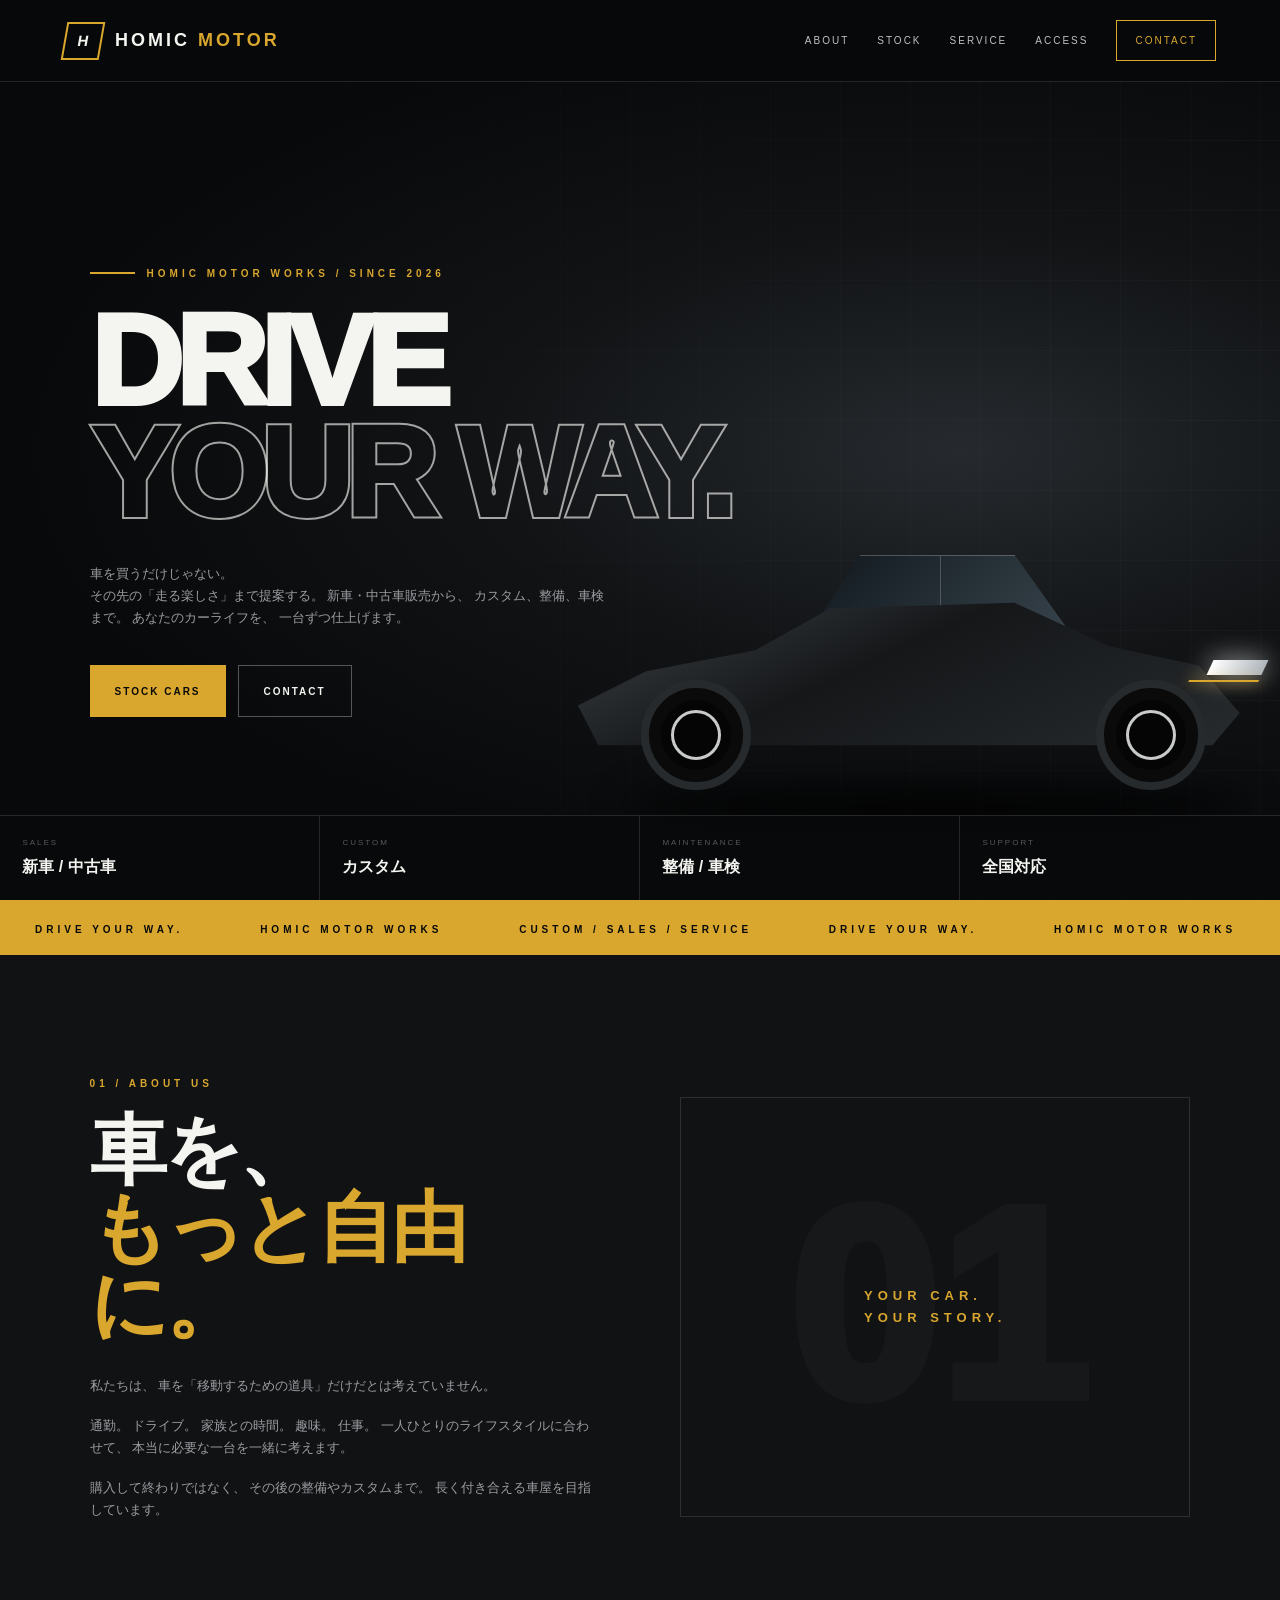
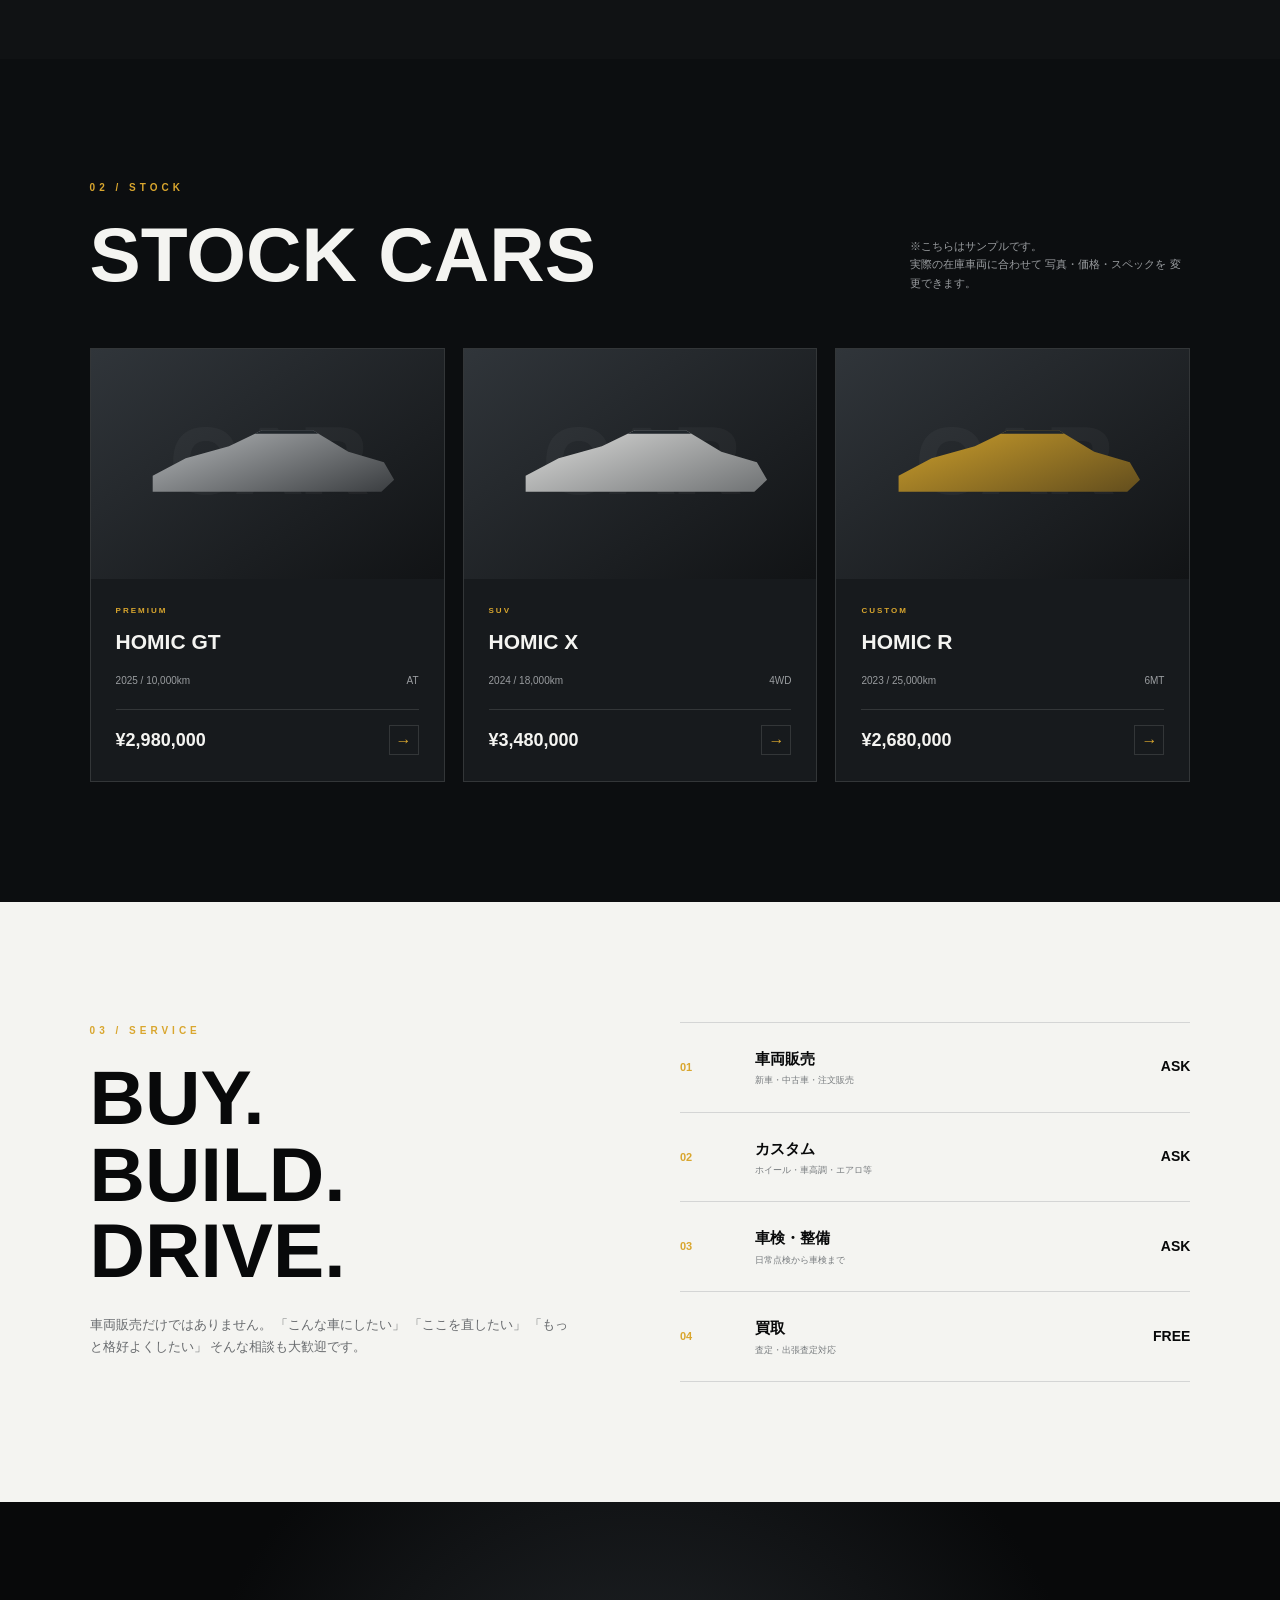
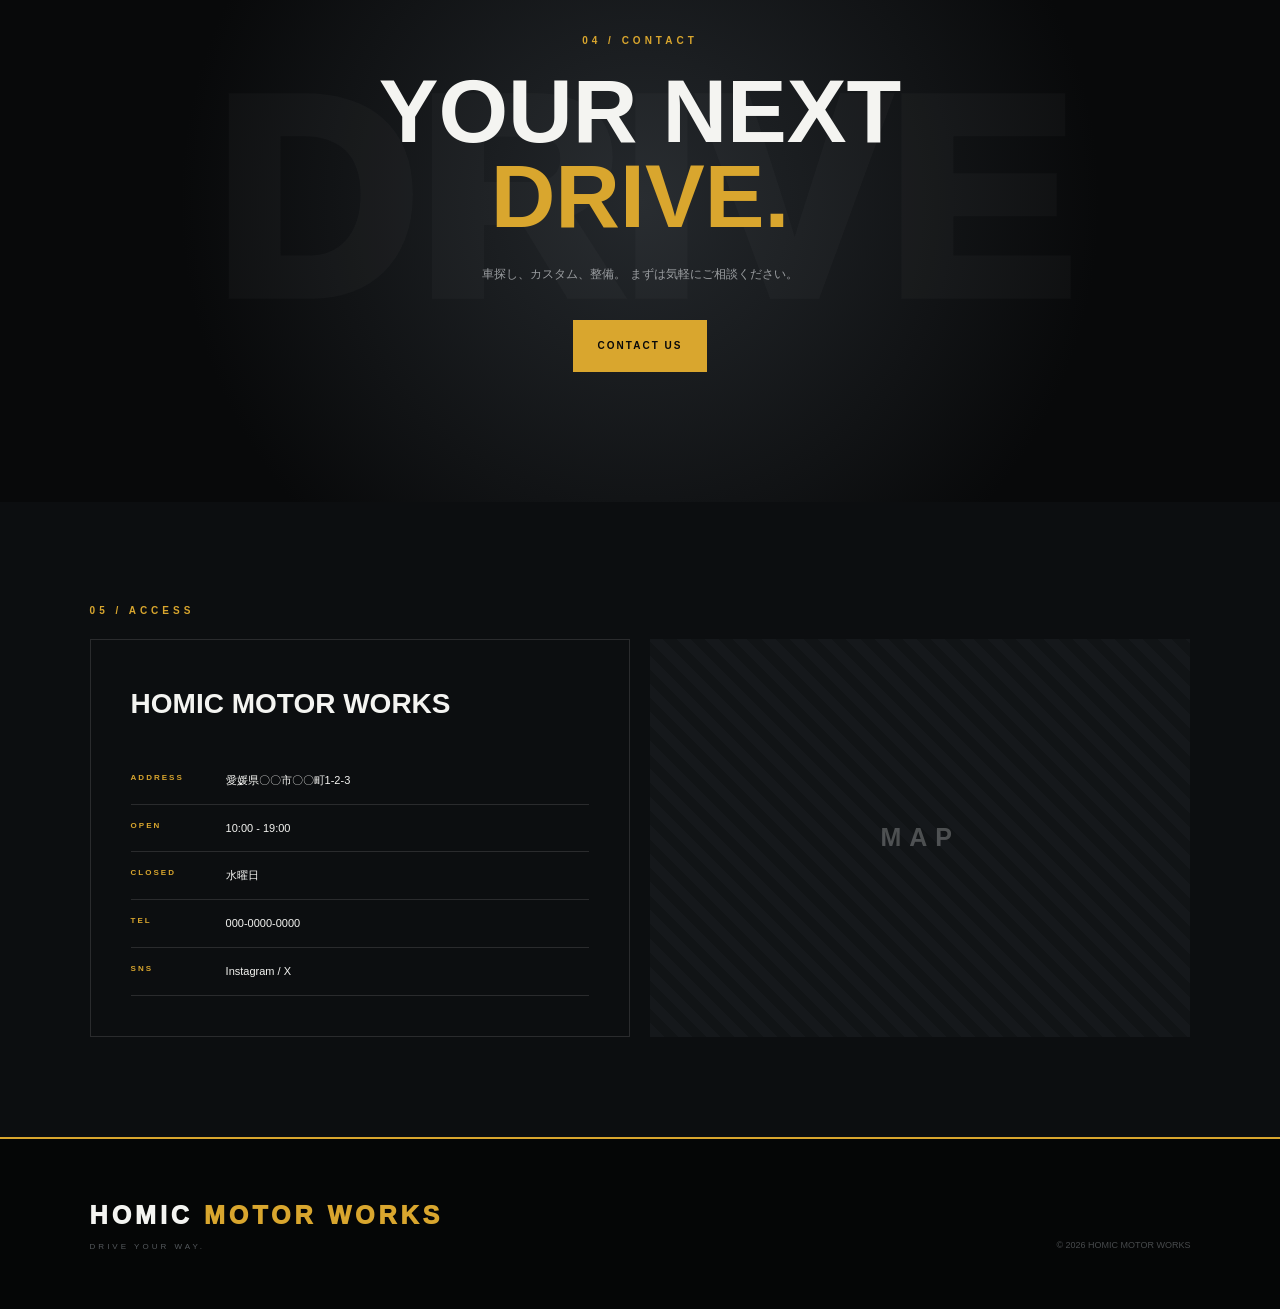
<file: car.html>
<!DOCTYPE html>
<html lang="ja">
<head>

<meta charset="UTF-8">

<meta
  name="viewport"
  content="width=device-width, initial-scale=1.0"
>

<title>HOMIC MOTOR WORKS</title>

<meta
  name="description"
  content="HOMIC MOTOR WORKS｜車を選ぶ。車を楽しむ。"
>

<style>

/* =========================================================
   HOMIC MOTOR WORKS
   AUTOMOTIVE WEBSITE TEMPLATE
========================================================= */

:root{

  --black:#08090a;
  --black2:#101214;
  --black3:#171a1d;

  --white:#f4f4f1;
  --gray:#9a9da0;
  --gray2:#55595d;

  --silver:#c8cacc;

  --accent:#d9a62e;
  --accent2:#f0c85c;

  --line:rgba(255,255,255,.12);

}


/* =========================================================
   RESET
========================================================= */

*{
  margin:0;
  padding:0;
  box-sizing:border-box;
}

html{
  scroll-behavior:smooth;
}

body{

  background:var(--black);

  color:var(--white);

  font-family:
    Arial,
    Helvetica,
    "Hiragino Kaku Gothic ProN",
    "Yu Gothic",
    sans-serif;

  line-height:1.7;

  overflow-x:hidden;

}

a{
  color:inherit;
  text-decoration:none;
}

img{
  max-width:100%;
  display:block;
}


/* =========================================================
   HEADER
========================================================= */

.header{

  position:fixed;

  top:0;
  left:0;

  width:100%;

  height:82px;

  padding:
    0 5%;

  display:flex;

  align-items:center;

  justify-content:space-between;

  z-index:1000;

  background:
    rgba(8,9,10,.92);

  backdrop-filter:
    blur(14px);

  border-bottom:
    1px solid
    var(--line);

}


.logo{

  display:flex;

  align-items:center;

  gap:13px;

}


.logo-symbol{

  width:38px;
  height:38px;

  border:
    2px solid
    var(--accent);

  display:flex;

  align-items:center;
  justify-content:center;

  font-weight:900;

  font-size:15px;

  transform:
    skew(-10deg);

}


.logo-text{

  font-size:18px;

  font-weight:900;

  letter-spacing:3px;

}


.logo-text span{
  color:var(--accent);
}


.nav{

  display:flex;

  align-items:center;

  gap:28px;

}


.nav a{

  font-size:10px;

  letter-spacing:2px;

  color:#bfc1c3;

  transition:.25s;

}


.nav a:hover{

  color:var(--accent);

}


.nav-cta{

  padding:
    11px 18px;

  border:
    1px solid
    var(--accent);

  color:
    var(--accent)!important;

}


.nav-cta:hover{

  background:
    var(--accent);

  color:
    var(--black)!important;

}


/* =========================================================
   HERO
========================================================= */

.hero{

  min-height:100vh;

  padding-top:82px;

  position:relative;

  display:flex;

  align-items:center;

  overflow:hidden;

  background:

    radial-gradient(
      ellipse at 75% 50%,
      #262a2e 0%,
      #111315 35%,
      #08090a 70%
    );

}


/* GRID */

.hero::before{

  content:"";

  position:absolute;

  inset:0;

  background-image:

    linear-gradient(
      rgba(255,255,255,.025) 1px,
      transparent 1px
    ),

    linear-gradient(
      90deg,
      rgba(255,255,255,.025) 1px,
      transparent 1px
    );

  background-size:
    70px 70px;

  mask-image:
    linear-gradient(
      to right,
      transparent,
      black
    );

}


.hero-content{

  width:100%;

  padding:
    90px 7%;

  position:relative;

  z-index:5;

}


.hero-small{

  display:flex;

  align-items:center;

  gap:12px;

  color:var(--accent);

  font-size:10px;

  font-weight:bold;

  letter-spacing:4px;

  margin-bottom:24px;

}


.hero-small::before{

  content:"";

  width:45px;
  height:2px;

  background:
    var(--accent);

}


.hero h1{

  font-size:
    clamp(60px,10vw,145px);

  line-height:.88;

  font-weight:1000;

  letter-spacing:
    -.06em;

  text-transform:uppercase;

  max-width:900px;

}


.hero h1 span{

  display:block;

  color:
    transparent;

  -webkit-text-stroke:
    2px
    rgba(244,244,241,.65);

}


.hero-copy{

  margin-top:32px;

  max-width:520px;

  color:var(--gray);

  font-size:13px;

}


.hero-actions{

  margin-top:36px;

  display:flex;

  gap:12px;

  flex-wrap:wrap;

}


.button{

  min-height:52px;

  padding:
    14px 25px;

  display:inline-flex;

  align-items:center;

  justify-content:center;

  font-size:10px;

  font-weight:bold;

  letter-spacing:2px;

  transition:.3s;

}


.button-main{

  background:
    var(--accent);

  color:
    var(--black);

}


.button-main:hover{

  background:
    var(--accent2);

  transform:
    translateY(-3px);

}


.button-outline{

  border:
    1px solid
    rgba(255,255,255,.3);

}


.button-outline:hover{

  border-color:
    var(--accent);

  color:
    var(--accent);

}


/* =========================================================
   CAR VISUAL
========================================================= */

.car-visual{

  position:absolute;

  right:-4%;

  bottom:5%;

  width:
    min(65vw,900px);

  height:500px;

  z-index:2;

}


/* shadow */

.car-shadow{

  position:absolute;

  width:75%;

  height:45px;

  bottom:25px;

  left:15%;

  border-radius:50%;

  background:
    rgba(0,0,0,.8);

  filter:
    blur(18px);

}


/* body */

.car-body{

  position:absolute;

  left:7%;

  bottom:85px;

  width:82%;

  height:190px;

  background:

    linear-gradient(
      155deg,
      #454a4f,
      #151719 45%,
      #292d30
    );

  clip-path:

    polygon(
      3% 66%,
      13% 48%,
      29% 37%,
      40% 15%,
      67% 12%,
      81% 35%,
      94% 45%,
      100% 70%,
      96% 87%,
      6% 87%
    );

  box-shadow:
    0 35px 70px
    rgba(0,0,0,.8);

}


/* roof/window */

.car-window{

  position:absolute;

  left:37%;

  bottom:218px;

  width:32%;

  height:82px;

  background:

    linear-gradient(
      135deg,
      #11181e,
      #37434b
    );

  clip-path:

    polygon(
      0 100%,
      20% 0,
      78% 0,
      100% 100%
    );

  border:
    1px solid
    rgba(255,255,255,.2);

}


.car-window::after{

  content:"";

  position:absolute;

  left:50%;

  top:0;

  width:1px;

  height:100%;

  background:
    rgba(255,255,255,.2);

}


/* wheels */

.wheel{

  position:absolute;

  bottom:65px;

  width:110px;
  height:110px;

  border-radius:50%;

  background:
    #050505;

  border:
    8px solid
    #272a2c;

  box-shadow:
    inset 0 0 0 12px #0a0a0a;

}


.wheel::after{

  content:"";

  position:absolute;

  inset:22px;

  border-radius:50%;

  border:
    3px solid
    var(--silver);

}


.wheel.left{

  left:17%;

}


.wheel.right{

  right:15%;

}


/* headlights */

.headlight{

  position:absolute;

  width:55px;
  height:15px;

  background:
    linear-gradient(
      90deg,
      #fff,
      #aeb5bb
    );

  box-shadow:
    0 0 25px
    rgba(255,255,255,.7);

  transform:
    skew(-25deg);

  right:8%;

  bottom:180px;

}


.headlight::after{

  content:"";

  position:absolute;

  width:70px;
  height:2px;

  right:0;

  top:20px;

  background:
    var(--accent);

  box-shadow:
    0 0 12px
    var(--accent);

}


/* =========================================================
   SPEC BAR
========================================================= */

.spec-bar{

  position:absolute;

  bottom:0;
  left:0;

  width:100%;

  display:grid;

  grid-template-columns:
    repeat(4,1fr);

  border-top:
    1px solid
    var(--line);

  background:
    rgba(8,9,10,.8);

  z-index:10;

}


.spec{

  padding:
    20px 7%;

  border-right:
    1px solid
    var(--line);

}


.spec:last-child{
  border-right:0;
}


.spec-label{

  color:
    var(--gray2);

  font-size:8px;

  letter-spacing:2px;

}


.spec-value{

  margin-top:3px;

  font-size:16px;

  font-weight:bold;

}


/* =========================================================
   MARQUEE
========================================================= */

.marquee{

  background:
    var(--accent);

  color:
    var(--black);

  overflow:hidden;

  white-space:nowrap;

}


.marquee-track{

  display:inline-block;

  padding:
    14px 0;

  animation:
    marquee 20s linear infinite;

}


.marquee span{

  margin:
    0 35px;

  font-size:10px;

  font-weight:900;

  letter-spacing:4px;

}


@keyframes marquee{

  from{
    transform:translateX(0);
  }

  to{
    transform:translateX(-50%);
  }

}


/* =========================================================
   ABOUT
========================================================= */

.about{

  padding:
    120px 7%;

  background:
    var(--black2);

}


.section-number{

  color:
    var(--accent);

  font-size:10px;

  font-weight:bold;

  letter-spacing:4px;

  margin-bottom:20px;

}


.about-grid{

  display:grid;

  grid-template-columns:
    1fr 1fr;

  gap:80px;

  align-items:center;

}


.about h2{

  font-size:
    clamp(42px,6vw,82px);

  line-height:1;

  letter-spacing:
    -.04em;

  margin-bottom:32px;

}


.about h2 span{

  color:
    var(--accent);

}


.about-text{

  color:
    var(--gray);

  font-size:13px;

  max-width:520px;

}


.about-text p{

  margin-bottom:18px;

}


/* giant number */

.about-number{

  position:relative;

  min-height:420px;

  display:flex;

  align-items:center;

  justify-content:center;

  border:
    1px solid
    var(--line);

  overflow:hidden;

}


.about-number::before{

  content:"01";

  position:absolute;

  font-size:270px;

  font-weight:1000;

  color:
    rgba(255,255,255,.025);

}


.about-number strong{

  position:relative;

  z-index:2;

  font-size:13px;

  letter-spacing:5px;

  color:
    var(--accent);

}


/* =========================================================
   STOCK
========================================================= */

.stock{

  padding:
    120px 7%;

  background:
    #0c0e10;

}


.stock-head{

  display:flex;

  align-items:flex-end;

  justify-content:space-between;

  gap:30px;

  margin-bottom:55px;

}


.stock-head h2{

  font-size:
    clamp(45px,6vw,78px);

  line-height:1;

}


.stock-head p{

  color:
    var(--gray);

  font-size:11px;

  max-width:280px;

}


.stock-grid{

  display:grid;

  grid-template-columns:
    repeat(3,1fr);

  gap:18px;

}


.car-card{

  background:
    var(--black3);

  border:
    1px solid
    var(--line);

  transition:.35s;

  overflow:hidden;

}


.car-card:hover{

  transform:
    translateY(-8px);

  border-color:
    rgba(217,166,46,.5);

}


.car-image{

  height:230px;

  position:relative;

  display:flex;

  align-items:center;

  justify-content:center;

  background:
    linear-gradient(
      145deg,
      #30353a,
      #111315
    );

  overflow:hidden;

}


.car-image::before{

  content:"CAR";

  position:absolute;

  font-size:90px;

  font-weight:1000;

  color:
    rgba(255,255,255,.035);

}


.mini-car{

  width:72%;

  height:80px;

  position:relative;

  z-index:2;

  background:
    linear-gradient(
      160deg,
      #bfc2c4,
      #303336
    );

  clip-path:

    polygon(
      5% 65%,
      18% 43%,
      35% 28%,
      48% 8%,
      68% 8%,
      82% 35%,
      96% 48%,
      100% 70%,
      95% 85%,
      5% 85%
    );

}


.mini-car::before{

  content:"";

  position:absolute;

  left:45%;

  top:-35px;

  width:25%;

  height:45px;

  background:
    #20262b;

  clip-path:
    polygon(
      0 100%,
      20% 0,
      80% 0,
      100% 100%
    );

}


.card-info{

  padding:
    25px;

}


.card-tag{

  color:
    var(--accent);

  font-size:8px;

  font-weight:bold;

  letter-spacing:2px;

}


.card-name{

  margin-top:7px;

  font-size:21px;

  font-weight:900;

}


.card-meta{

  margin-top:12px;

  display:flex;

  justify-content:space-between;

  color:
    var(--gray);

  font-size:10px;

}


.card-price{

  margin-top:20px;

  padding-top:15px;

  border-top:
    1px solid
    var(--line);

  display:flex;

  align-items:center;

  justify-content:space-between;

}


.card-price strong{

  font-size:18px;

}


.card-arrow{

  width:30px;
  height:30px;

  border:
    1px solid
    var(--line);

  display:flex;

  align-items:center;
  justify-content:center;

  color:
    var(--accent);

}


/* =========================================================
   SERVICE
========================================================= */

.service{

  padding:
    120px 7%;

  background:
    var(--white);

  color:
    var(--black);

}


.service-grid{

  display:grid;

  grid-template-columns:
    1fr 1fr;

  gap:80px;

}


.service h2{

  font-size:
    clamp(45px,6vw,78px);

  line-height:1;

  margin-bottom:25px;

}


.service-intro{

  color:
    #686b6e;

  font-size:13px;

  max-width:480px;

}


.service-list{

  border-top:
    1px solid
    #d4d5d5;

}


.service-item{

  display:grid;

  grid-template-columns:
    55px 1fr auto;

  gap:20px;

  align-items:center;

  padding:
    23px 0;

  border-bottom:
    1px solid
    #d4d5d5;

}


.service-number{

  color:
    var(--accent);

  font-weight:900;

  font-size:11px;

}


.service-name{

  font-weight:900;

  font-size:15px;

}


.service-description{

  display:block;

  margin-top:2px;

  color:
    #777b7e;

  font-size:9px;

}


.service-price{

  font-weight:900;

  font-size:14px;

}


/* =========================================================
   CONTACT
========================================================= */

.contact{

  padding:
    130px 7%;

  text-align:center;

  background:

    radial-gradient(
      circle at center,
      #24282c,
      #08090a 65%
    );

  position:relative;

  overflow:hidden;

}


.contact::before{

  content:"DRIVE";

  position:absolute;

  left:50%;

  top:50%;

  transform:
    translate(-50%,-50%);

  font-size:
    clamp(100px,22vw,330px);

  font-weight:1000;

  color:
    rgba(255,255,255,.025);

}


.contact-content{

  position:relative;

  z-index:2;

}


.contact h2{

  font-size:
    clamp(45px,7vw,90px);

  line-height:.95;

  margin-bottom:25px;

}


.contact h2 span{

  color:
    var(--accent);

}


.contact p{

  color:
    var(--gray);

  font-size:12px;

  margin-bottom:35px;

}


/* =========================================================
   ACCESS
========================================================= */

.access{

  padding:
    100px 7%;

  background:
    #0c0e10;

}


.access-grid{

  display:grid;

  grid-template-columns:
    1fr 1fr;

  gap:20px;

}


.access-info{

  padding:
    40px;

  border:
    1px solid
    var(--line);

}


.access-info h2{

  font-size:28px;

  margin-bottom:30px;

}


.access-row{

  display:flex;

  gap:25px;

  padding:
    14px 0;

  border-bottom:
    1px solid
    var(--line);

  font-size:11px;

}


.access-row strong{

  width:70px;

  color:
    var(--accent);

  font-size:8px;

  letter-spacing:2px;

}


.map{

  min-height:350px;

  display:flex;

  align-items:center;

  justify-content:center;

  background:

    repeating-linear-gradient(
      45deg,
      #15181b 0,
      #15181b 10px,
      #111416 10px,
      #111416 20px
    );

  color:
    rgba(255,255,255,.25);

  font-size:25px;

  font-weight:900;

  letter-spacing:8px;

}


/* =========================================================
   FOOTER
========================================================= */

footer{

  padding:
    55px 7%;

  background:
    #050606;

  border-top:
    2px solid
    var(--accent);

}


.footer-inner{

  display:flex;

  justify-content:space-between;

  align-items:flex-end;

}


.footer-logo{

  font-size:25px;

  font-weight:1000;

  letter-spacing:4px;

}


.footer-logo span{

  color:
    var(--accent);

}


.footer-sub{

  color:
    var(--gray2);

  font-size:8px;

  letter-spacing:3px;

  margin-top:4px;

}


.footer-copy{

  color:
    #484b4d;

  font-size:9px;

}


/* =========================================================
   ANIMATION
========================================================= */

.reveal{

  opacity:0;

  transform:
    translateY(30px);

  transition:
    opacity .8s ease,
    transform .8s ease;

}


.reveal.show{

  opacity:1;

  transform:
    translateY(0);

}


/* =========================================================
   MOBILE
========================================================= */

@media(max-width:850px){

  .header{

    height:65px;

    padding:
      0 5%;

  }


  .nav{

    display:none;

  }


  .hero{

    padding-top:65px;

    min-height:
      900px;

    display:block;

  }


  .hero-content{

    padding:
      80px 7% 0;

  }


  .hero h1{

    font-size:
      clamp(58px,17vw,100px);

  }


  .hero h1 span{

    -webkit-text-stroke:
      1px
      rgba(244,244,241,.65);

  }


  .hero-copy{

    font-size:12px;

  }


  .car-visual{

    width:120vw;

    right:-35%;

    bottom:105px;

    transform:
      scale(.9);

  }


  .spec-bar{

    grid-template-columns:
      repeat(2,1fr);

  }


  .spec{

    padding:
      14px 6%;

  }


  .spec:nth-child(2){

    border-right:0;

  }


  .about{

    padding:
      85px 6%;

  }


  .about-grid{

    grid-template-columns:1fr;

    gap:45px;

  }


  .about-number{

    min-height:300px;

  }


  .stock{

    padding:
      85px 6%;

  }


  .stock-head{

    display:block;

  }


  .stock-head p{

    margin-top:20px;

  }


  .stock-grid{

    grid-template-columns:1fr;

  }


  .car-image{

    height:210px;

  }


  .service{

    padding:
      85px 6%;

  }


  .service-grid{

    grid-template-columns:1fr;

    gap:45px;

  }


  .service-item{

    grid-template-columns:
      35px 1fr;

  }


  .service-price{

    grid-column:2;

  }


  .contact{

    padding:
      100px 6%;

  }


  .access{

    padding:
      80px 6%;

  }


  .access-grid{

    grid-template-columns:1fr;

  }


  .map{

    min-height:250px;

  }


  .footer-inner{

    display:block;

  }


  .footer-copy{

    margin-top:25px;

  }


  .hero-actions{

    flex-direction:column;

  }


  .button{

    width:100%;

  }

}

</style>

</head>


<body>


<!-- =========================================================
     HEADER
========================================================= -->

<header class="header">

  <a href="#" class="logo">

    <div class="logo-symbol">
      H
    </div>

    <div class="logo-text">
      HOMIC <span>MOTOR</span>
    </div>

  </a>


  <nav class="nav">

    <a href="#about">
      ABOUT
    </a>

    <a href="#stock">
      STOCK
    </a>

    <a href="#service">
      SERVICE
    </a>

    <a href="#access">
      ACCESS
    </a>

    <a
      href="#contact"
      class="nav-cta"
    >
      CONTACT
    </a>

  </nav>

</header>



<!-- =========================================================
     HERO
========================================================= -->

<section class="hero">


  <div class="hero-content reveal">

    <div class="hero-small">
      HOMIC MOTOR WORKS / SINCE 2026
    </div>


    <h1>

      DRIVE<br>

      <span>YOUR WAY.</span>

    </h1>


    <p class="hero-copy">

      車を買うだけじゃない。<br>
      その先の「走る楽しさ」まで提案する。

      新車・中古車販売から、
      カスタム、整備、車検まで。

      あなたのカーライフを、
      一台ずつ仕上げます。

    </p>


    <div class="hero-actions">

      <a
        href="#stock"
        class="button button-main"
      >
        STOCK CARS
      </a>


      <a
        href="#contact"
        class="button button-outline"
      >
        CONTACT
      </a>

    </div>

  </div>



  <!-- CAR -->

  <div class="car-visual">

    <div class="car-shadow"></div>


    <div class="car-window"></div>


    <div class="car-body"></div>


    <div class="wheel left"></div>

    <div class="wheel right"></div>


    <div class="headlight"></div>

  </div>



  <!-- SPECS -->

  <div class="spec-bar">

    <div class="spec">

      <div class="spec-label">
        SALES
      </div>

      <div class="spec-value">
        新車 / 中古車
      </div>

    </div>


    <div class="spec">

      <div class="spec-label">
        CUSTOM
      </div>

      <div class="spec-value">
        カスタム
      </div>

    </div>


    <div class="spec">

      <div class="spec-label">
        MAINTENANCE
      </div>

      <div class="spec-value">
        整備 / 車検
      </div>

    </div>


    <div class="spec">

      <div class="spec-label">
        SUPPORT
      </div>

      <div class="spec-value">
        全国対応
      </div>

    </div>

  </div>

</section>



<!-- =========================================================
     MARQUEE
========================================================= -->

<div class="marquee">

  <div class="marquee-track">

    <span>
      DRIVE YOUR WAY.
    </span>

    <span>
      HOMIC MOTOR WORKS
    </span>

    <span>
      CUSTOM / SALES / SERVICE
    </span>

    <span>
      DRIVE YOUR WAY.
    </span>

    <span>
      HOMIC MOTOR WORKS
    </span>

    <span>
      CUSTOM / SALES / SERVICE
    </span>

  </div>

</div>



<!-- =========================================================
     ABOUT
========================================================= -->

<section
  class="about"
  id="about"
>

  <div class="about-grid">


    <div class="reveal">

      <div class="section-number">
        01 / ABOUT US
      </div>


      <h2>

        車を、<br>
        <span>もっと自由に。</span>

      </h2>


      <div class="about-text">

        <p>

          私たちは、
          車を「移動するための道具」だけだとは考えていません。

        </p>


        <p>

          通勤。
          ドライブ。
          家族との時間。
          趣味。
          仕事。

          一人ひとりのライフスタイルに合わせて、
          本当に必要な一台を一緒に考えます。

        </p>


        <p>

          購入して終わりではなく、
          その後の整備やカスタムまで。

          長く付き合える車屋を目指しています。

        </p>

      </div>

    </div>


    <div class="about-number reveal">

      <strong>
        YOUR CAR.<br>
        YOUR STORY.
      </strong>

    </div>


  </div>

</section>



<!-- =========================================================
     STOCK
========================================================= -->

<section
  class="stock"
  id="stock"
>

  <div class="stock-head reveal">

    <div>

      <div class="section-number">
        02 / STOCK
      </div>

      <h2>
        STOCK CARS
      </h2>

    </div>


    <p>

      ※こちらはサンプルです。<br>
      実際の在庫車両に合わせて
      写真・価格・スペックを
      変更できます。

    </p>

  </div>


  <div class="stock-grid">


    <!-- CARD 1 -->

    <article class="car-card reveal">

      <div class="car-image">

        <div class="mini-car"></div>

      </div>


      <div class="card-info">

        <div class="card-tag">
          PREMIUM
        </div>


        <div class="card-name">
          HOMIC GT
        </div>


        <div class="card-meta">

          <span>
            2025 / 10,000km
          </span>

          <span>
            AT
          </span>

        </div>


        <div class="card-price">

          <strong>
            ¥2,980,000
          </strong>

          <div class="card-arrow">
            →
          </div>

        </div>

      </div>

    </article>



    <!-- CARD 2 -->

    <article class="car-card reveal">

      <div class="car-image">

        <div
          class="mini-car"
          style="
            background:
            linear-gradient(
              160deg,
              #e4e4e2,
              #66696b
            );
          "
        ></div>

      </div>


      <div class="card-info">

        <div class="card-tag">
          SUV
        </div>


        <div class="card-name">
          HOMIC X
        </div>


        <div class="card-meta">

          <span>
            2024 / 18,000km
          </span>

          <span>
            4WD
          </span>

        </div>


        <div class="card-price">

          <strong>
            ¥3,480,000
          </strong>

          <div class="card-arrow">
            →
          </div>

        </div>

      </div>

    </article>



    <!-- CARD 3 -->

    <article class="car-card reveal">

      <div class="car-image">

        <div
          class="mini-car"
          style="
            background:
            linear-gradient(
              160deg,
              #d4a52d,
              #5a471c
            );
          "
        ></div>

      </div>


      <div class="card-info">

        <div class="card-tag">
          CUSTOM
        </div>


        <div class="card-name">
          HOMIC R
        </div>


        <div class="card-meta">

          <span>
            2023 / 25,000km
          </span>

          <span>
            6MT
          </span>

        </div>


        <div class="card-price">

          <strong>
            ¥2,680,000
          </strong>

          <div class="card-arrow">
            →
          </div>

        </div>

      </div>

    </article>


  </div>

</section>



<!-- =========================================================
     SERVICE
========================================================= -->

<section
  class="service"
  id="service"
>

  <div class="service-grid">


    <div class="reveal">

      <div class="section-number">
        03 / SERVICE
      </div>


      <h2>

        BUY.<br>
        BUILD.<br>
        <span>DRIVE.</span>

      </h2>


      <p class="service-intro">

        車両販売だけではありません。

        「こんな車にしたい」
        「ここを直したい」
        「もっと格好よくしたい」

        そんな相談も大歓迎です。

      </p>

    </div>



    <div class="service-list reveal">


      <div class="service-item">

        <div class="service-number">
          01
        </div>


        <div>

          <div class="service-name">
            車両販売
          </div>

          <span class="service-description">
            新車・中古車・注文販売
          </span>

        </div>


        <div class="service-price">
          ASK
        </div>

      </div>



      <div class="service-item">

        <div class="service-number">
          02
        </div>


        <div>

          <div class="service-name">
            カスタム
          </div>

          <span class="service-description">
            ホイール・車高調・エアロ等
          </span>

        </div>


        <div class="service-price">
          ASK
        </div>

      </div>



      <div class="service-item">

        <div class="service-number">
          03
        </div>


        <div>

          <div class="service-name">
            車検・整備
          </div>

          <span class="service-description">
            日常点検から車検まで
          </span>

        </div>


        <div class="service-price">
          ASK
        </div>

      </div>



      <div class="service-item">

        <div class="service-number">
          04
        </div>


        <div>

          <div class="service-name">
            買取
          </div>

          <span class="service-description">
            査定・出張査定対応
          </span>

        </div>


        <div class="service-price">
          FREE
        </div>

      </div>


    </div>


  </div>

</section>



<!-- =========================================================
     CONTACT
========================================================= -->

<section
  class="contact"
  id="contact"
>

  <div class="contact-content reveal">

    <div class="section-number">
      04 / CONTACT
    </div>


    <h2>

      YOUR NEXT<br>
      <span>DRIVE.</span>

    </h2>


    <p>

      車探し、カスタム、整備。
      まずは気軽にご相談ください。

    </p>


    <a
      href="#access"
      class="button button-main"
    >
      CONTACT US
    </a>

  </div>

</section>



<!-- =========================================================
     ACCESS
========================================================= -->

<section
  class="access"
  id="access"
>

  <div class="section-number">
    05 / ACCESS
  </div>


  <div class="access-grid">


    <div class="access-info reveal">

      <h2>
        HOMIC MOTOR WORKS
      </h2>


      <div class="access-row">

        <strong>
          ADDRESS
        </strong>

        <span>
          愛媛県〇〇市〇〇町1-2-3
        </span>

      </div>


      <div class="access-row">

        <strong>
          OPEN
        </strong>

        <span>
          10:00 - 19:00
        </span>

      </div>


      <div class="access-row">

        <strong>
          CLOSED
        </strong>

        <span>
          水曜日
        </span>

      </div>


      <div class="access-row">

        <strong>
          TEL
        </strong>

        <span>
          000-0000-0000
        </span>

      </div>


      <div class="access-row">

        <strong>
          SNS
        </strong>

        <span>
          Instagram / X
        </span>

      </div>

    </div>


    <div class="map reveal">
      MAP
    </div>


  </div>

</section>



<!-- =========================================================
     FOOTER
========================================================= -->

<footer>

  <div class="footer-inner">


    <div>

      <div class="footer-logo">

        HOMIC
        <span>MOTOR WORKS</span>

      </div>


      <div class="footer-sub">
        DRIVE YOUR WAY.
      </div>

    </div>


    <div class="footer-copy">
      © 2026 HOMIC MOTOR WORKS
    </div>


  </div>

</footer>



<!-- =========================================================
     JAVASCRIPT
========================================================= -->

<script>


/* =========================================================
   SCROLL REVEAL
========================================================= */

const reveals =
document.querySelectorAll(".reveal");


const observer =
new IntersectionObserver(

  (entries)=>{

    entries.forEach(

      (entry)=>{

        if(entry.isIntersecting){

          entry.target.classList.add("show");

          observer.unobserve(
            entry.target
          );

        }

      }

    );

  },

  {
    threshold:.12
  }

);


reveals.forEach(
  item =>
    observer.observe(item)
);


/* =========================================================
   HEADER SCROLL
========================================================= */

window.addEventListener(

  "scroll",

  ()=>{

    const header =
      document.querySelector(".header");


    if(window.scrollY > 40){

      header.style.boxShadow =
        "0 12px 40px rgba(0,0,0,.45)";

    }else{

      header.style.boxShadow =
        "none";

    }

  }

);


</script>


</body>
</html>
</file>
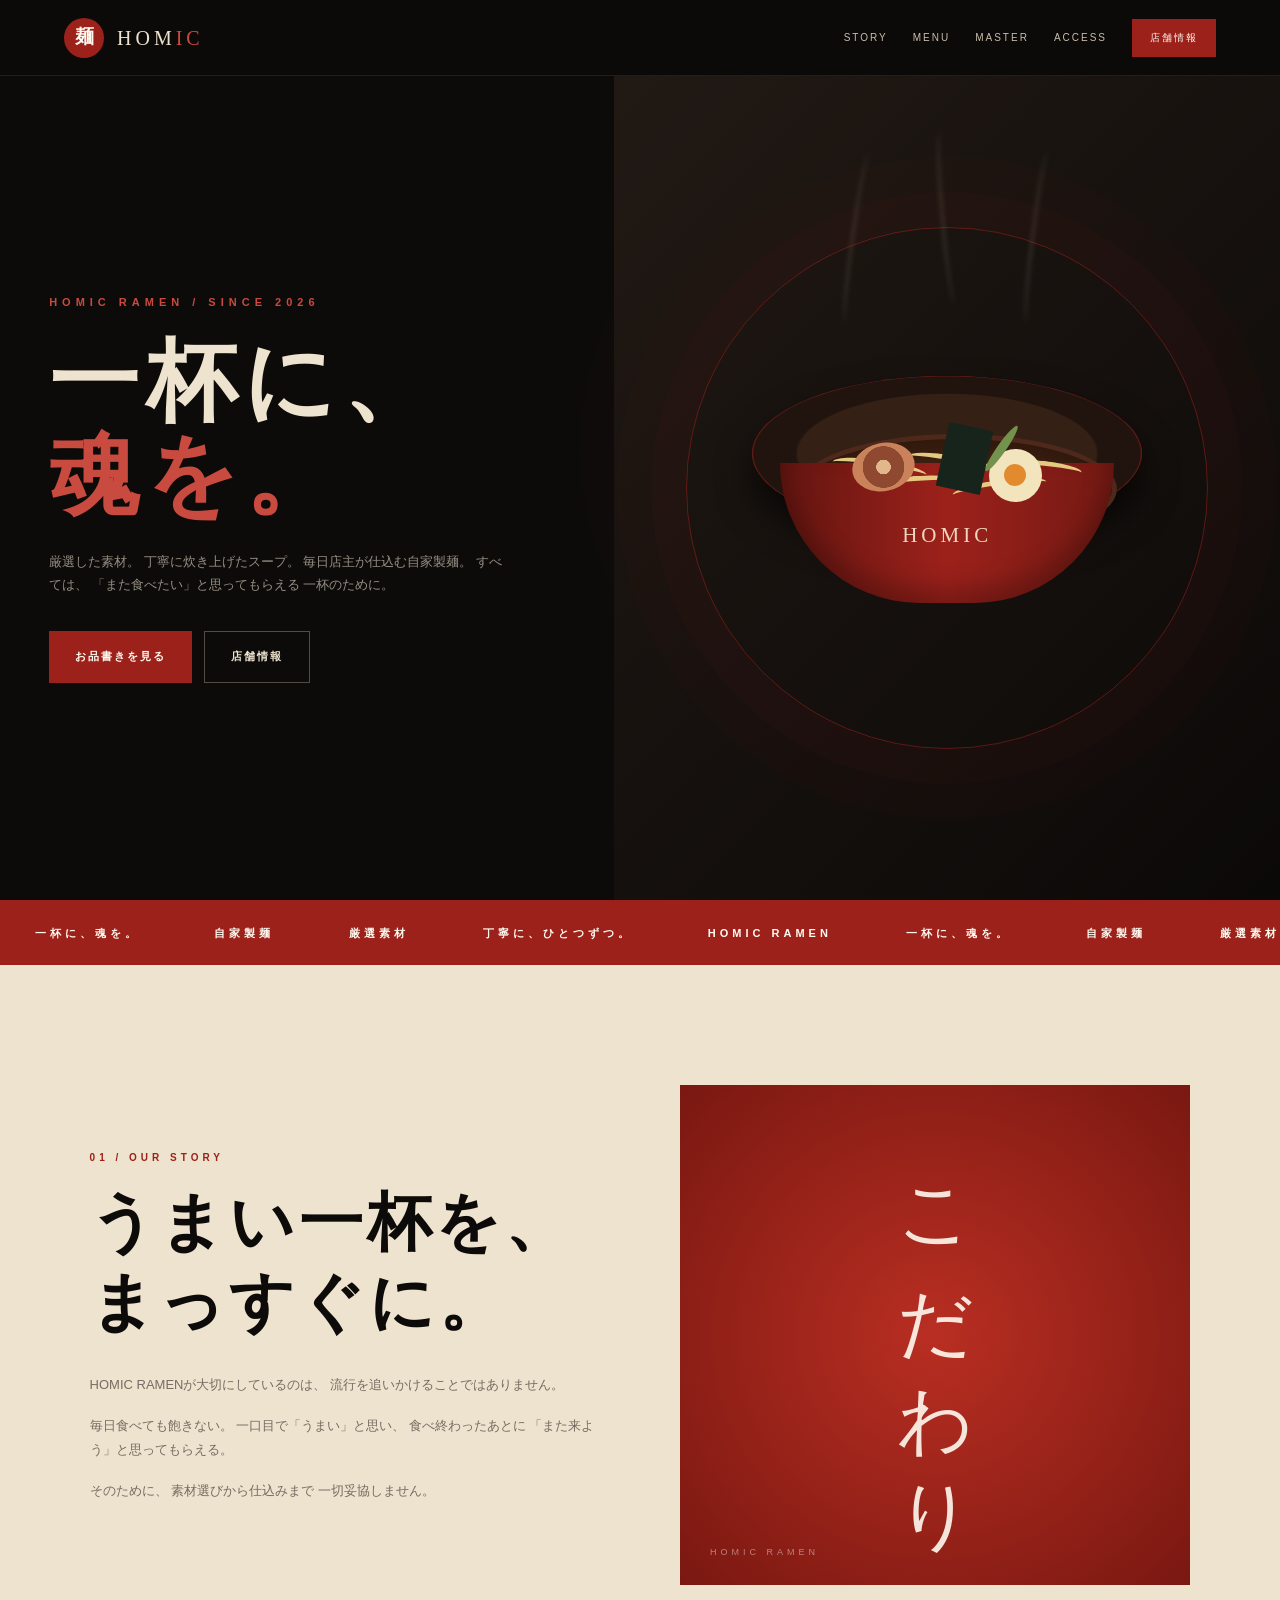
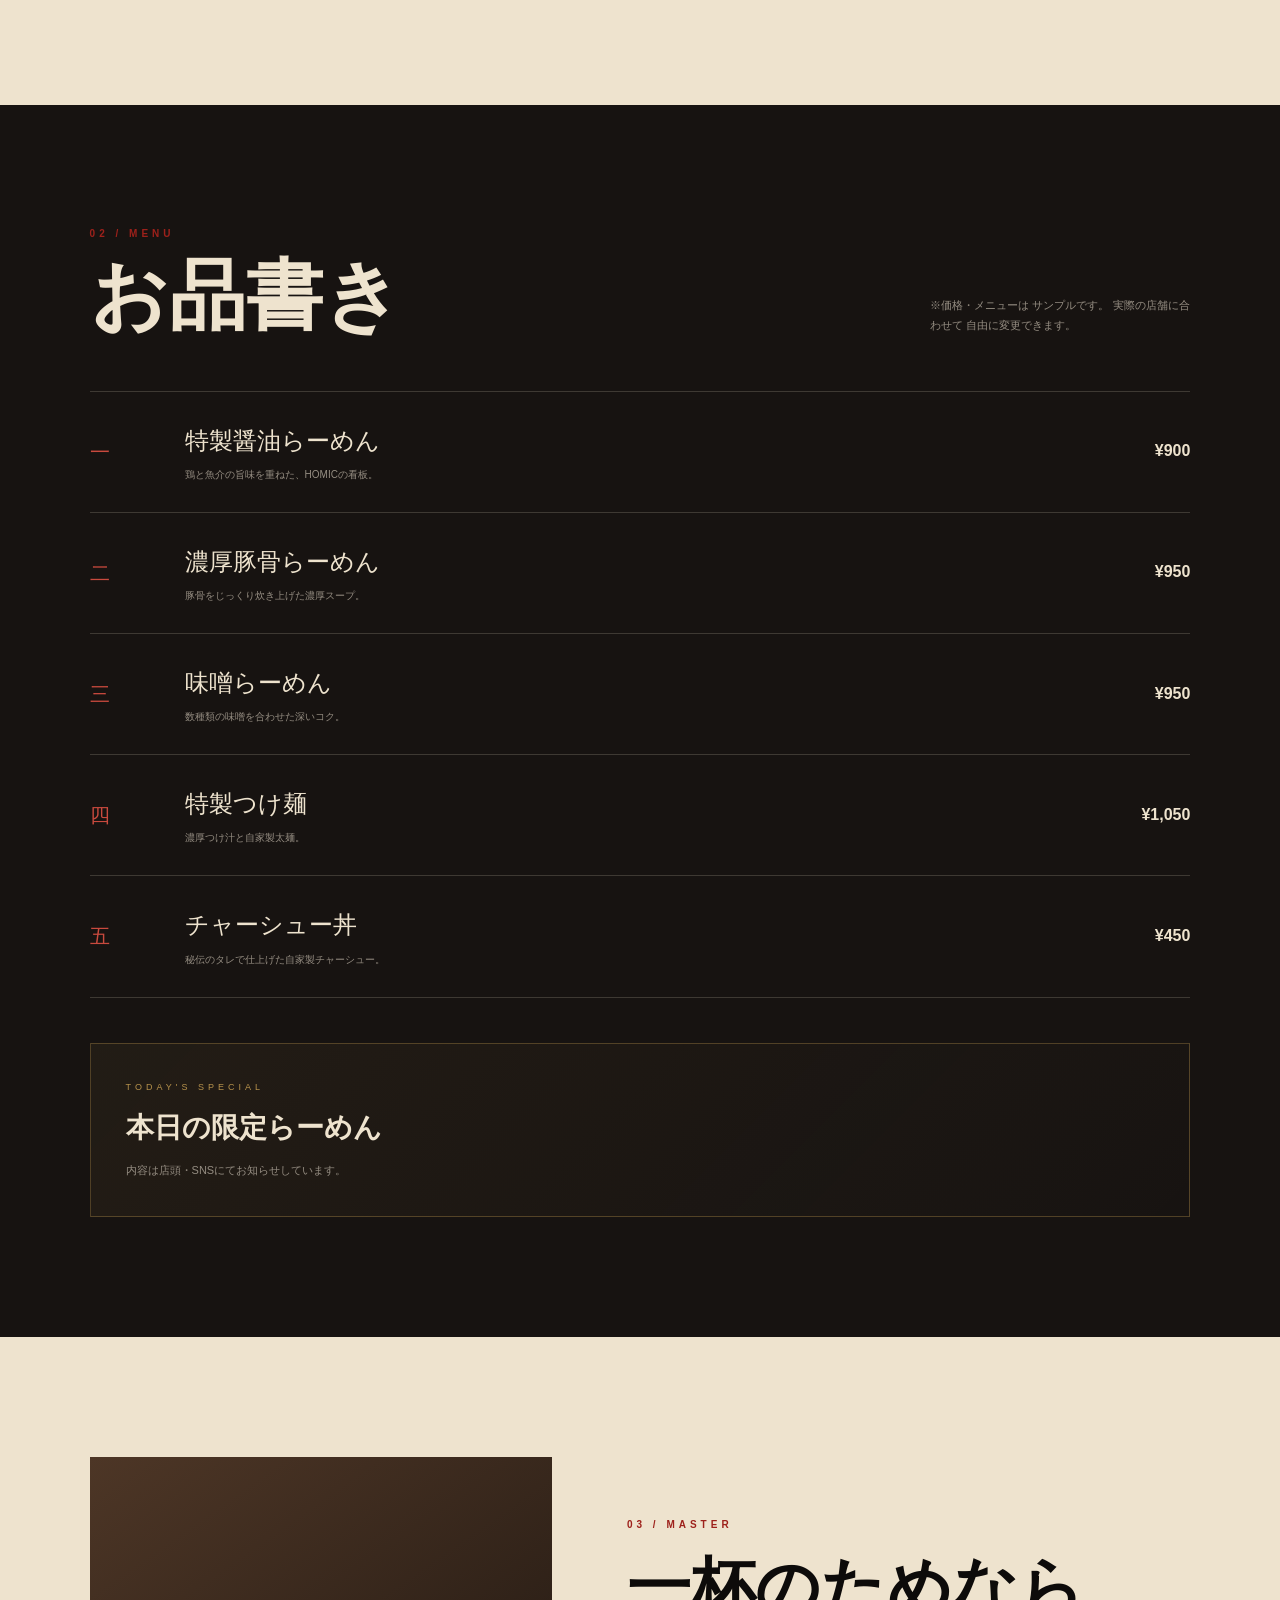
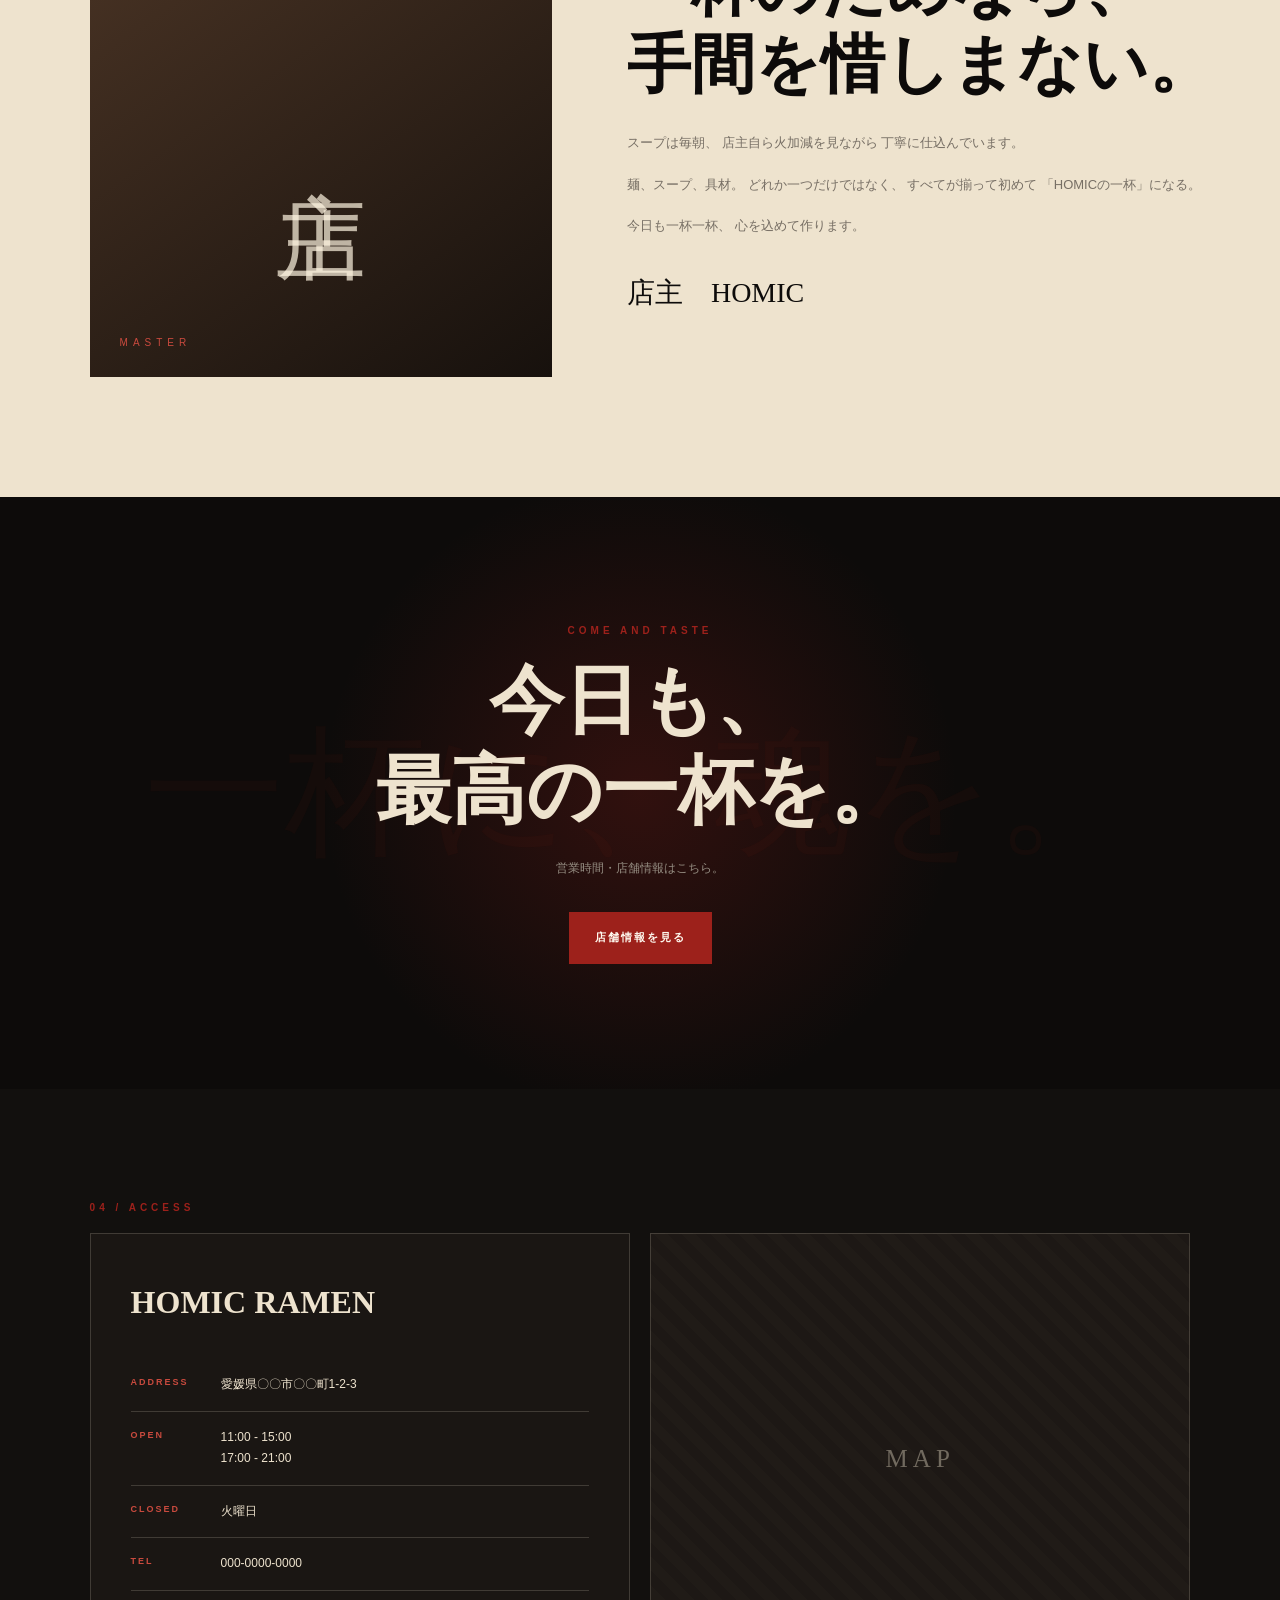
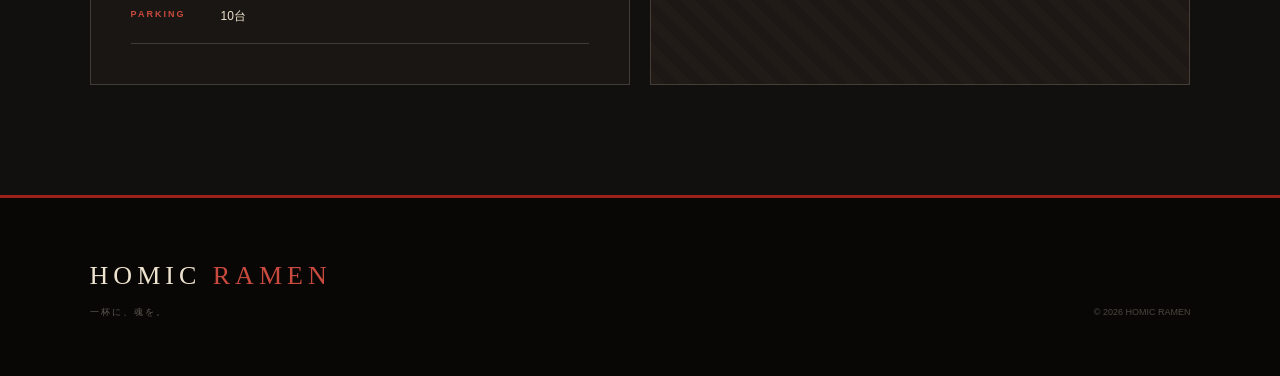
<file: ramen.html>
<!DOCTYPE html>
<html lang="ja">
<head>

<meta charset="UTF-8">

<meta
  name="viewport"
  content="width=device-width, initial-scale=1.0"
>

<title>HOMIC RAMEN</title>

<meta
  name="description"
  content="HOMIC RAMEN。一杯に魂を込める、ラーメン店のホームページサンプル。"
>

<style>

/* =========================================================
   HOMIC RAMEN
   JAPANESE RAMEN BRAND TEMPLATE
========================================================= */

:root{

  --black:#0d0b0a;

  --black2:#171311;

  --red:#9d211b;

  --red-dark:#741612;

  --red-light:#c94a3e;

  --cream:#eee3ce;

  --cream-dark:#d8c8ac;

  --gold:#b7924c;

  --white:#fffaf0;

  --gray:#958d82;

  --line:rgba(238,227,206,.18);

}


*{
  margin:0;
  padding:0;
  box-sizing:border-box;
}


html{
  scroll-behavior:smooth;
}


body{

  background:var(--black);

  color:var(--cream);

  font-family:

    -apple-system,
    BlinkMacSystemFont,
    "Hiragino Kaku Gothic ProN",
    "Yu Gothic",
    "YuGothic",
    Meiryo,
    sans-serif;

  line-height:1.8;

  overflow-x:hidden;

}


a{

  color:inherit;

  text-decoration:none;

}


button{

  font-family:inherit;

}


/* =========================================================
   TEXT
========================================================= */

.vertical{

  writing-mode:vertical-rl;

  text-orientation:mixed;

}


.red{
  color:var(--red-light);
}


/* =========================================================
   HEADER
========================================================= */

.header{

  position:fixed;

  top:0;
  left:0;

  width:100%;

  height:76px;

  padding:
    0 5%;

  display:flex;

  align-items:center;

  justify-content:space-between;

  z-index:1000;

  background:
    rgba(13,11,10,.94);

  border-bottom:
    1px solid
    rgba(157,33,27,.35);

}


.logo{

  display:flex;

  align-items:center;

  gap:13px;

}


.logo-mark{

  width:40px;
  height:40px;

  display:flex;

  align-items:center;
  justify-content:center;

  border-radius:50%;

  background:var(--red);

  color:var(--white);

  font-family:Georgia,serif;

  font-size:19px;

  font-weight:bold;

}


.logo-text{

  font-family:
    Georgia,
    "Times New Roman",
    serif;

  font-size:20px;

  letter-spacing:4px;

}


.logo-text span{

  color:var(--red-light);

}


.nav{

  display:flex;

  align-items:center;

  gap:25px;

}


.nav a{

  font-size:10px;

  letter-spacing:2px;

  color:#c9bda9;

  transition:.25s;

}


.nav a:hover{

  color:var(--red-light);

}


.nav-button{

  padding:
    10px 18px;

  background:var(--red);

  color:var(--white)!important;

}


.nav-button:hover{

  background:var(--red-light);

}


/* =========================================================
   HERO
========================================================= */

.hero{

  min-height:100vh;

  padding-top:76px;

  display:grid;

  grid-template-columns:
    48% 52%;

  position:relative;

  overflow:hidden;

  background:

    radial-gradient(
      circle at 70% 50%,
      rgba(157,33,27,.22),
      transparent 32%
    ),

    var(--black);

}


/* BACKGROUND JAPANESE LETTER */

.hero::before{

  content:"魂";

  position:absolute;

  right:-60px;

  top:120px;

  font-family:
    serif;

  font-size:
    min(55vw,700px);

  line-height:.8;

  color:
    rgba(157,33,27,.055);

  pointer-events:none;

}


/* LEFT */

.hero-content{

  display:flex;

  align-items:center;

  padding:
    70px 8%;

  position:relative;

  z-index:3;

}


.hero-copy{

  max-width:560px;

}


.hero-kana{

  color:var(--red-light);

  font-size:11px;

  letter-spacing:5px;

  font-weight:bold;

  margin-bottom:22px;

}


.hero h1{

  font-family:
    "Hiragino Mincho ProN",
    "Yu Mincho",
    serif;

  font-weight:bold;

  font-size:
    clamp(55px,7vw,100px);

  line-height:1.05;

  letter-spacing:
    .08em;

  margin-bottom:27px;

}


.hero h1 span{

  color:var(--red-light);

}


.hero-description{

  color:var(--gray);

  font-size:13px;

  max-width:460px;

  margin-bottom:34px;

}


.hero-buttons{

  display:flex;

  gap:12px;

  flex-wrap:wrap;

}


.button{

  min-height:52px;

  padding:
    13px 26px;

  display:inline-flex;

  align-items:center;

  justify-content:center;

  font-size:11px;

  font-weight:bold;

  letter-spacing:2px;

  transition:.3s;

}


.button-red{

  background:var(--red);

  color:var(--white);

}


.button-red:hover{

  background:var(--red-light);

  transform:translateY(-3px);

}


.button-line{

  border:
    1px solid
    rgba(238,227,206,.3);

}


.button-line:hover{

  border-color:var(--red-light);

  color:var(--red-light);

}


/* =========================================================
   RAMEN BOWL HERO
========================================================= */

.hero-visual{

  position:relative;

  min-height:650px;

  display:flex;

  align-items:center;

  justify-content:center;

  background:

    linear-gradient(
      135deg,
      #211914,
      #0b0908
    );

  overflow:hidden;

}


/* red circle */

.hero-visual::before{

  content:"";

  position:absolute;

  width:
    min(520px,75vw);

  height:
    min(520px,75vw);

  border-radius:50%;

  border:
    1px solid
    rgba(157,33,27,.55);

  box-shadow:
    0 0 0 35px
    rgba(157,33,27,.035),

    0 0 0 70px
    rgba(157,33,27,.025);

}


/* steam */

.steam{

  position:absolute;

  width:12px;

  height:170px;

  border-left:
    3px solid
    rgba(238,227,206,.12);

  border-radius:50%;

  filter:blur(2px);

  animation:
    steam 4s ease-in-out infinite;

}


.steam.one{

  transform:
    translate(-90px,-250px)
    rotate(8deg);

}


.steam.two{

  transform:
    translate(0,-270px)
    rotate(-5deg);

  animation-delay:
    1s;

}


.steam.three{

  transform:
    translate(90px,-250px)
    rotate(7deg);

  animation-delay:
    2s;

}


@keyframes steam{

  0%,100%{

    opacity:.25;

    transform:
      translateY(10px)
      scaleY(.9);

  }

  50%{

    opacity:.7;

    transform:
      translateY(-15px)
      scaleY(1.05);

  }

}


/* BOWL */

.bowl{

  position:relative;

  width:410px;

  height:300px;

  z-index:4;

}


.bowl-top{

  position:absolute;

  top:38px;
  left:10px;

  width:390px;
  height:155px;

  border-radius:
    50%;

  background:

    radial-gradient(
      ellipse at center,
      #342014 0 54%,
      #21130e 55% 70%,
      var(--red) 71% 77%,
      #53130f 78% 100%
    );

  box-shadow:
    0 20px 35px
    rgba(0,0,0,.65);

}


.bowl-soup{

  position:absolute;

  top:58px;
  left:45px;

  width:320px;
  height:110px;

  border-radius:50%;

  background:

    radial-gradient(
      ellipse at center,
      #4d2815,
      #241208
    );

  border:
    5px solid
    #4e281b;

}


/* noodles */

.noodles{

  position:absolute;

  width:245px;
  height:65px;

  top:76px;
  left:80px;

  z-index:3;

}


.noodle{

  position:absolute;

  width:95px;
  height:17px;

  border-top:
    5px solid
    #e5c981;

  border-radius:50%;

}


.noodle:nth-child(1){
  left:0;
  top:8px;
  transform:rotate(8deg);
}

.noodle:nth-child(2){
  left:35px;
  top:24px;
  transform:rotate(-4deg);
}

.noodle:nth-child(3){
  left:75px;
  top:4px;
  transform:rotate(10deg);
}

.noodle:nth-child(4){
  left:120px;
  top:28px;
  transform:rotate(-8deg);
}

.noodle:nth-child(5){
  left:155px;
  top:8px;
  transform:rotate(5deg);
}


/* toppings */

.topping{

  position:absolute;

  z-index:5;

}


.chashu{

  width:63px;
  height:48px;

  border-radius:
    50%;

  background:
    radial-gradient(
      circle,
      #e2b78b 0 18%,
      #8f4930 19% 52%,
      #c9825a 53% 100%
    );

  top:67px;
  left:100px;

  transform:rotate(-12deg);

}


.egg{

  width:53px;
  height:53px;

  border-radius:50%;

  background:#f2e4bd;

  top:73px;
  right:100px;

}


.egg::after{

  content:"";

  position:absolute;

  width:22px;
  height:22px;

  border-radius:50%;

  background:#e28b2e;

  top:15px;
  left:15px;

}


.nori{

  width:45px;
  height:65px;

  background:#17241b;

  top:50px;
  left:190px;

  transform:
    rotate(12deg);

}


.green-onion{

  width:9px;
  height:55px;

  background:#73924e;

  border-radius:50%;

  top:45px;
  left:245px;

  transform:rotate(35deg);

}


/* bowl body */

.bowl-body{

  position:absolute;

  left:38px;
  top:125px;

  width:334px;
  height:140px;

  background:

    linear-gradient(
      90deg,
      #631510,
      var(--red),
      #731913
    );

  border-radius:
    0 0 150px 150px;

  z-index:2;

  box-shadow:
    inset 0 -15px 25px
    rgba(0,0,0,.25);

}


.bowl-body::after{

  content:"HOMIC";

  position:absolute;

  left:50%;

  top:54px;

  transform:
    translateX(-50%);

  font-family:
    Georgia,serif;

  color:
    rgba(255,245,220,.85);

  font-size:21px;

  letter-spacing:4px;

}


/* =========================================================
   BRAND STRIP
========================================================= */

.brand-strip{

  background:var(--red);

  color:var(--white);

  padding:
    18px 0;

  overflow:hidden;

  white-space:nowrap;

}


.brand-track{

  display:inline-block;

  animation:
    marquee 22s linear infinite;

}


.brand-track span{

  margin:
    0 35px;

  font-size:11px;

  letter-spacing:4px;

  font-weight:bold;

}


@keyframes marquee{

  from{
    transform:translateX(0);
  }

  to{
    transform:translateX(-50%);
  }

}


/* =========================================================
   STORY
========================================================= */

.story{

  padding:
    120px 7%;

  background:var(--cream);

  color:var(--black);

}


.section-label{

  color:var(--red);

  font-size:10px;

  letter-spacing:4px;

  font-weight:bold;

  margin-bottom:16px;

}


.story-grid{

  display:grid;

  grid-template-columns:
    1fr 1fr;

  gap:80px;

  align-items:center;

}


.story h2{

  font-family:
    "Hiragino Mincho ProN",
    "Yu Mincho",
    serif;

  font-size:
    clamp(42px,5vw,70px);

  line-height:1.25;

  letter-spacing:.06em;

  margin-bottom:30px;

}


.story-text{

  color:#756d63;

  font-size:13px;

}


.story-text p{

  margin-bottom:18px;

}


/* vertical stamp */

.story-stamp{

  min-height:500px;

  display:flex;

  align-items:center;

  justify-content:center;

  background:

    radial-gradient(
      circle,
      #b92e22,
      #791811
    );

  position:relative;

  overflow:hidden;

}


.story-stamp::before{

  content:"こだわり";

  writing-mode:
    vertical-rl;

  font-family:
    "Hiragino Mincho ProN",
    serif;

  font-size:75px;

  color:rgba(255,250,240,.9);

  letter-spacing:.15em;

}


.story-stamp::after{

  content:"HOMIC RAMEN";

  position:absolute;

  bottom:25px;
  left:30px;

  color:
    rgba(255,255,255,.45);

  font-size:9px;

  letter-spacing:4px;

}


/* =========================================================
   MENU
========================================================= */

.menu-section{

  padding:
    120px 7%;

  background:
    var(--black2);

}


.menu-head{

  display:flex;

  align-items:end;

  justify-content:space-between;

  gap:30px;

  margin-bottom:55px;

}


.menu-head h2{

  font-family:
    "Hiragino Mincho ProN",
    "Yu Mincho",
    serif;

  font-size:
    clamp(45px,6vw,78px);

  line-height:1;

}


.menu-head p{

  max-width:260px;

  color:var(--gray);

  font-size:11px;

}


.menu-list{

  border-top:
    1px solid
    var(--line);

}


.menu-item{

  display:grid;

  grid-template-columns:
    70px 1fr auto;

  align-items:center;

  gap:25px;

  padding:
    28px 0;

  border-bottom:
    1px solid
    var(--line);

  transition:.3s;

}


.menu-item:hover{

  background:
    rgba(157,33,27,.08);

  padding-left:18px;

  padding-right:18px;

}


.menu-number{

  color:var(--red-light);

  font-family:
    Georgia,serif;

  font-size:20px;

}


.menu-name{

  font-family:
    "Hiragino Mincho ProN",
    "Yu Mincho",
    serif;

  font-size:24px;

}


.menu-detail{

  display:block;

  color:var(--gray);

  font-family:
    -apple-system,
    BlinkMacSystemFont,
    sans-serif;

  font-size:10px;

  margin-top:3px;

}


.menu-price{

  color:var(--cream);

  font-size:16px;

  font-weight:bold;

}


/* =========================================================
   SECRET MENU
========================================================= */

.secret{

  margin-top:45px;

  padding:
    35px;

  border:
    1px solid
    rgba(183,146,76,.35);

  background:
    linear-gradient(
      135deg,
      rgba(183,146,76,.07),
      transparent
    );

}


.secret-title{

  color:var(--gold);

  font-size:9px;

  letter-spacing:4px;

  margin-bottom:8px;

}


.secret h3{

  font-family:
    "Hiragino Mincho ProN",
    "Yu Mincho",
    serif;

  font-size:28px;

  margin-bottom:8px;

}


.secret p{

  color:var(--gray);

  font-size:11px;

}


/* =========================================================
   CHEF
========================================================= */

.chef{

  padding:
    120px 7%;

  background:var(--cream);

  color:var(--black);

}


.chef-grid{

  display:grid;

  grid-template-columns:
    42% 58%;

  gap:75px;

  align-items:center;

}


.chef-photo{

  min-height:520px;

  background:

    linear-gradient(
      145deg,
      #4d3626,
      #17110d
    );

  position:relative;

  display:flex;

  align-items:center;

  justify-content:center;

  overflow:hidden;

}


.chef-photo::before{

  content:"店主";

  writing-mode:
    vertical-rl;

  font-family:
    "Hiragino Mincho ProN",
    serif;

  font-size:90px;

  color:
    rgba(255,245,225,.7);

}


.chef-photo::after{

  content:"MASTER";

  position:absolute;

  bottom:25px;
  left:30px;

  color:var(--red-light);

  letter-spacing:5px;

  font-size:10px;

}


.chef h2{

  font-family:
    "Hiragino Mincho ProN",
    "Yu Mincho",
    serif;

  font-size:
    clamp(40px,5vw,68px);

  line-height:1.2;

  margin-bottom:28px;

}


.chef-copy{

  color:#776f65;

  font-size:13px;

}


.chef-copy p{

  margin-bottom:18px;

}


.chef-sign{

  margin-top:30px;

  font-family:
    "Hiragino Mincho ProN",
    serif;

  font-size:28px;

}


/* =========================================================
   RESERVATION
========================================================= */

.reserve{

  padding:
    125px 7%;

  text-align:center;

  background:

    radial-gradient(
      circle at center,
      rgba(157,33,27,.25),
      transparent 45%
    ),

    var(--black);

  position:relative;

  overflow:hidden;

}


.reserve::before{

  content:"一杯に、魂を。";

  position:absolute;

  left:50%;

  top:50%;

  transform:
    translate(-50%,-50%);

  white-space:nowrap;

  font-family:
    "Hiragino Mincho ProN",
    serif;

  font-size:
    clamp(55px,11vw,150px);

  color:
    rgba(157,33,27,.055);

}


.reserve-content{

  position:relative;

  z-index:2;

}


.reserve h2{

  font-family:
    "Hiragino Mincho ProN",
    "Yu Mincho",
    serif;

  font-size:
    clamp(42px,6vw,75px);

  line-height:1.2;

  margin-bottom:22px;

}


.reserve p{

  color:var(--gray);

  font-size:12px;

  margin-bottom:32px;

}


/* =========================================================
   ACCESS
========================================================= */

.access{

  padding:
    110px 7%;

  background:
    #12100e;

}


.access-grid{

  display:grid;

  grid-template-columns:
    1fr 1fr;

  gap:20px;

}


.access-info{

  padding:
    40px;

  border:
    1px solid
    var(--line);

  background:
    #1a1613;

}


.access-info h2{

  font-family:
    "Hiragino Mincho ProN",
    "Yu Mincho",
    serif;

  font-size:32px;

  margin-bottom:28px;

}


.access-row{

  display:flex;

  gap:20px;

  padding:
    15px 0;

  border-bottom:
    1px solid
    var(--line);

  font-size:12px;

}


.access-row strong{

  min-width:70px;

  color:var(--red-light);

  font-size:9px;

  letter-spacing:2px;

}


.map{

  min-height:350px;

  display:flex;

  align-items:center;

  justify-content:center;

  background:

    repeating-linear-gradient(
      45deg,
      #201b17 0,
      #201b17 10px,
      #1d1815 10px,
      #1d1815 20px
    );

  border:
    1px solid
    var(--line);

  color:
    rgba(238,227,206,.4);

  font-family:
    Georgia,serif;

  font-size:25px;

  letter-spacing:5px;

}


/* =========================================================
   FOOTER
========================================================= */

footer{

  padding:
    55px 7%;

  background:#080706;

  border-top:
    3px solid
    var(--red);

}


.footer-inner{

  display:flex;

  justify-content:space-between;

  align-items:flex-end;

  gap:30px;

}


.footer-logo{

  font-family:
    Georgia,serif;

  font-size:26px;

  letter-spacing:5px;

}


.footer-logo span{

  color:var(--red-light);

}


.footer-sub{

  color:#625c54;

  font-size:9px;

  letter-spacing:2px;

  margin-top:5px;

}


.footer-copy{

  color:#4d4740;

  font-size:9px;

}


/* =========================================================
   MOBILE
========================================================= */

@media(max-width:800px){

  .header{

    height:64px;

    padding:0 5%;

  }


  .nav{

    display:none;

  }


  .hero{

    display:block;

    padding-top:64px;

  }


  .hero-content{

    padding:
      80px 7% 55px;

  }


  .hero h1{

    font-size:55px;

  }


  .hero-visual{

    min-height:530px;

  }


  .bowl{

    transform:
      scale(.76);

  }


  .hero::before{

    font-size:420px;

    right:-170px;

  }


  .brand-track span{

    margin:0 22px;

  }


  .story{

    padding:
      85px 6%;

  }


  .story-grid{

    grid-template-columns:1fr;

    gap:40px;

  }


  .story-stamp{

    min-height:380px;

  }


  .menu-section{

    padding:
      85px 6%;

  }


  .menu-head{

    display:block;

  }


  .menu-head p{

    margin-top:20px;

  }


  .menu-item{

    grid-template-columns:
      45px 1fr;

    gap:12px;

  }


  .menu-price{

    grid-column:2;

  }


  .secret{

    padding:25px;

  }


  .chef{

    padding:
      85px 6%;

  }


  .chef-grid{

    grid-template-columns:1fr;

    gap:40px;

  }


  .chef-photo{

    min-height:380px;

  }


  .reserve{

    padding:
      95px 6%;

  }


  .access{

    padding:
      85px 6%;

  }


  .access-grid{

    grid-template-columns:1fr;

  }


  .map{

    min-height:250px;

  }


  .footer-inner{

    display:block;

  }


  .footer-copy{

    margin-top:25px;

  }


  .hero-buttons{

    flex-direction:column;

  }


  .button{

    width:100%;

  }

}

</style>

</head>


<body>


<!-- =========================================================
     HEADER
========================================================= -->

<header class="header">

  <a href="#" class="logo">

    <div class="logo-mark">
      麺
    </div>

    <div class="logo-text">
      HOM<span>IC</span>
    </div>

  </a>


  <nav class="nav">

    <a href="#story">
      STORY
    </a>

    <a href="#menu">
      MENU
    </a>

    <a href="#chef">
      MASTER
    </a>

    <a href="#access">
      ACCESS
    </a>

    <a
      href="#reserve"
      class="nav-button"
    >
      店舗情報
    </a>

  </nav>

</header>



<!-- =========================================================
     HERO
========================================================= -->

<section class="hero">


  <div class="hero-content">

    <div class="hero-copy">

      <div class="hero-kana">
        HOMIC RAMEN / SINCE 2026
      </div>


      <h1>

        一杯に、<br>

        <span>魂を。</span>

      </h1>


      <p class="hero-description">

        厳選した素材。
        丁寧に炊き上げたスープ。
        毎日店主が仕込む自家製麺。

        すべては、
        「また食べたい」と思ってもらえる
        一杯のために。

      </p>


      <div class="hero-buttons">

        <a
          href="#menu"
          class="button button-red"
        >
          お品書きを見る
        </a>


        <a
          href="#access"
          class="button button-line"
        >
          店舗情報
        </a>

      </div>

    </div>

  </div>



  <div class="hero-visual">

    <div class="steam one"></div>

    <div class="steam two"></div>

    <div class="steam three"></div>


    <div class="bowl">

      <div class="bowl-top">

        <div class="bowl-soup"></div>


        <div class="noodles">

          <div class="noodle"></div>
          <div class="noodle"></div>
          <div class="noodle"></div>
          <div class="noodle"></div>
          <div class="noodle"></div>

        </div>


        <div class="topping chashu"></div>

        <div class="topping egg"></div>

        <div class="topping nori"></div>

        <div class="topping green-onion"></div>

      </div>


      <div class="bowl-body"></div>

    </div>

  </div>

</section>



<!-- =========================================================
     BRAND STRIP
========================================================= -->

<div class="brand-strip">

  <div class="brand-track">

    <span>一杯に、魂を。</span>

    <span>自家製麺</span>

    <span>厳選素材</span>

    <span>丁寧に、ひとつずつ。</span>

    <span>HOMIC RAMEN</span>

    <span>一杯に、魂を。</span>

    <span>自家製麺</span>

    <span>厳選素材</span>

    <span>丁寧に、ひとつずつ。</span>

    <span>HOMIC RAMEN</span>

  </div>

</div>



<!-- =========================================================
     STORY
========================================================= -->

<section
  class="story"
  id="story"
>

  <div class="story-grid">


    <div>

      <div class="section-label">
        01 / OUR STORY
      </div>


      <h2>

        うまい一杯を、<br>
        まっすぐに。

      </h2>


      <div class="story-text">

        <p>

          HOMIC RAMENが大切にしているのは、
          流行を追いかけることではありません。

        </p>


        <p>

          毎日食べても飽きない。

          一口目で「うまい」と思い、
          食べ終わったあとに
          「また来よう」と思ってもらえる。

        </p>


        <p>

          そのために、
          素材選びから仕込みまで
          一切妥協しません。

        </p>

      </div>

    </div>


    <div class="story-stamp"></div>


  </div>

</section>



<!-- =========================================================
     MENU
========================================================= -->

<section
  class="menu-section"
  id="menu"
>

  <div class="menu-head">

    <div>

      <div class="section-label">
        02 / MENU
      </div>

      <h2>
        お品書き
      </h2>

    </div>


    <p>

      ※価格・メニューは
      サンプルです。
      実際の店舗に合わせて
      自由に変更できます。

    </p>

  </div>


  <div class="menu-list">


    <div class="menu-item">

      <div class="menu-number">
        一
      </div>

      <div>

        <div class="menu-name">
          特製醤油らーめん
        </div>

        <span class="menu-detail">
          鶏と魚介の旨味を重ねた、HOMICの看板。
        </span>

      </div>

      <div class="menu-price">
        ¥900
      </div>

    </div>



    <div class="menu-item">

      <div class="menu-number">
        二
      </div>

      <div>

        <div class="menu-name">
          濃厚豚骨らーめん
        </div>

        <span class="menu-detail">
          豚骨をじっくり炊き上げた濃厚スープ。
        </span>

      </div>

      <div class="menu-price">
        ¥950
      </div>

    </div>



    <div class="menu-item">

      <div class="menu-number">
        三
      </div>

      <div>

        <div class="menu-name">
          味噌らーめん
        </div>

        <span class="menu-detail">
          数種類の味噌を合わせた深いコク。
        </span>

      </div>

      <div class="menu-price">
        ¥950
      </div>

    </div>



    <div class="menu-item">

      <div class="menu-number">
        四
      </div>

      <div>

        <div class="menu-name">
          特製つけ麺
        </div>

        <span class="menu-detail">
          濃厚つけ汁と自家製太麺。
        </span>

      </div>

      <div class="menu-price">
        ¥1,050
      </div>

    </div>



    <div class="menu-item">

      <div class="menu-number">
        五
      </div>

      <div>

        <div class="menu-name">
          チャーシュー丼
        </div>

        <span class="menu-detail">
          秘伝のタレで仕上げた自家製チャーシュー。
        </span>

      </div>

      <div class="menu-price">
        ¥450
      </div>

    </div>


  </div>



  <div class="secret">

    <div class="secret-title">
      TODAY'S SPECIAL
    </div>

    <h3>
      本日の限定らーめん
    </h3>

    <p>
      内容は店頭・SNSにてお知らせしています。
    </p>

  </div>

</section>



<!-- =========================================================
     CHEF
========================================================= -->

<section
  class="chef"
  id="chef"
>

  <div class="chef-grid">


    <div class="chef-photo"></div>


    <div>

      <div class="section-label">
        03 / MASTER
      </div>


      <h2>
        一杯のためなら、<br>
        手間を惜しまない。
      </h2>


      <div class="chef-copy">

        <p>

          スープは毎朝、
          店主自ら火加減を見ながら
          丁寧に仕込んでいます。

        </p>


        <p>

          麺、スープ、具材。

          どれか一つだけではなく、
          すべてが揃って初めて
          「HOMICの一杯」になる。

        </p>


        <p>

          今日も一杯一杯、
          心を込めて作ります。

        </p>

      </div>


      <div class="chef-sign">
        店主　HOMIC
      </div>

    </div>


  </div>

</section>



<!-- =========================================================
     RESERVATION / CTA
========================================================= -->

<section
  class="reserve"
  id="reserve"
>

  <div class="reserve-content">

    <div class="section-label">
      COME AND TASTE
    </div>


    <h2>
      今日も、<br>
      最高の一杯を。
    </h2>


    <p>
      営業時間・店舗情報はこちら。
    </p>


    <a
      href="#access"
      class="button button-red"
    >
      店舗情報を見る
    </a>

  </div>

</section>



<!-- =========================================================
     ACCESS
========================================================= -->

<section
  class="access"
  id="access"
>

  <div class="section-label">
    04 / ACCESS
  </div>


  <div class="access-grid">


    <div class="access-info">

      <h2>
        HOMIC RAMEN
      </h2>


      <div class="access-row">

        <strong>
          ADDRESS
        </strong>

        <span>
          愛媛県〇〇市〇〇町1-2-3
        </span>

      </div>


      <div class="access-row">

        <strong>
          OPEN
        </strong>

        <span>
          11:00 - 15:00<br>
          17:00 - 21:00
        </span>

      </div>


      <div class="access-row">

        <strong>
          CLOSED
        </strong>

        <span>
          火曜日
        </span>

      </div>


      <div class="access-row">

        <strong>
          TEL
        </strong>

        <span>
          000-0000-0000
        </span>

      </div>


      <div class="access-row">

        <strong>
          PARKING
        </strong>

        <span>
          10台
        </span>

      </div>

    </div>


    <div class="map">
      MAP
    </div>


  </div>

</section>



<!-- =========================================================
     FOOTER
========================================================= -->

<footer>

  <div class="footer-inner">


    <div>

      <div class="footer-logo">

        HOMIC
        <span>RAMEN</span>

      </div>


      <div class="footer-sub">
        一杯に、魂を。
      </div>

    </div>


    <div class="footer-copy">
      © 2026 HOMIC RAMEN
    </div>


  </div>

</footer>



<script>

/* =========================================================
   SCROLL REVEAL
========================================================= */

const items =
document.querySelectorAll(
  ".story-text, .menu-item, .secret, .chef-copy, .chef-photo, .access-info"
);


const observer =
new IntersectionObserver(
  (entries)=>{

    entries.forEach(
      (entry)=>{

        if(entry.isIntersecting){

          entry.target.style.opacity="1";

          entry.target.style.transform=
            "translateY(0)";

        }

      }
    );

  },
  {
    threshold:.1
  }
);


items.forEach(
  (item)=>{

    item.style.opacity="0";

    item.style.transform=
      "translateY(25px)";

    item.style.transition=
      "opacity .7s ease, transform .7s ease";

    observer.observe(item);

  }
);


/* =========================================================
   HEADER
========================================================= */

window.addEventListener(
  "scroll",
  ()=>{

    const header =
      document.querySelector(".header");


    if(window.scrollY>30){

      header.style.boxShadow=
        "0 10px 35px rgba(0,0,0,.35)";

    }else{

      header.style.boxShadow=
        "none";

    }

  }
);

</script>


</body>
</html>
</file>
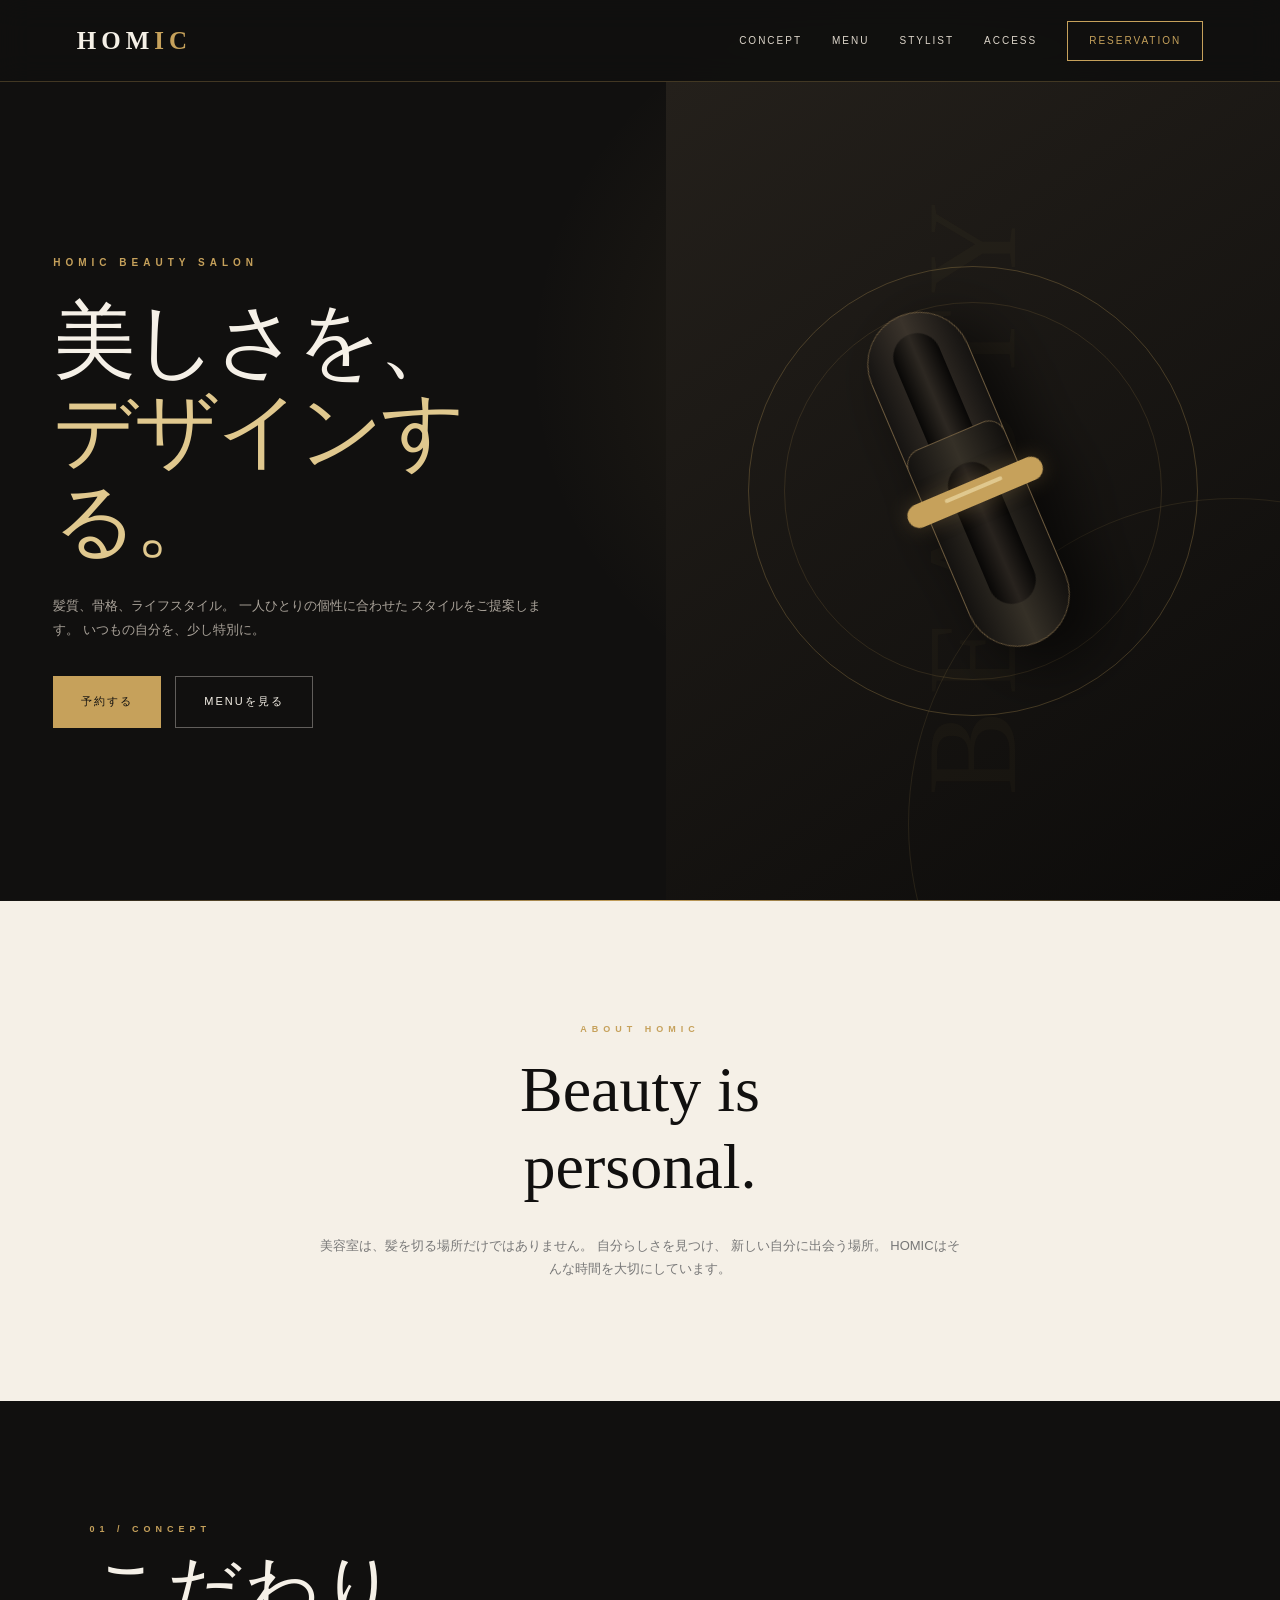
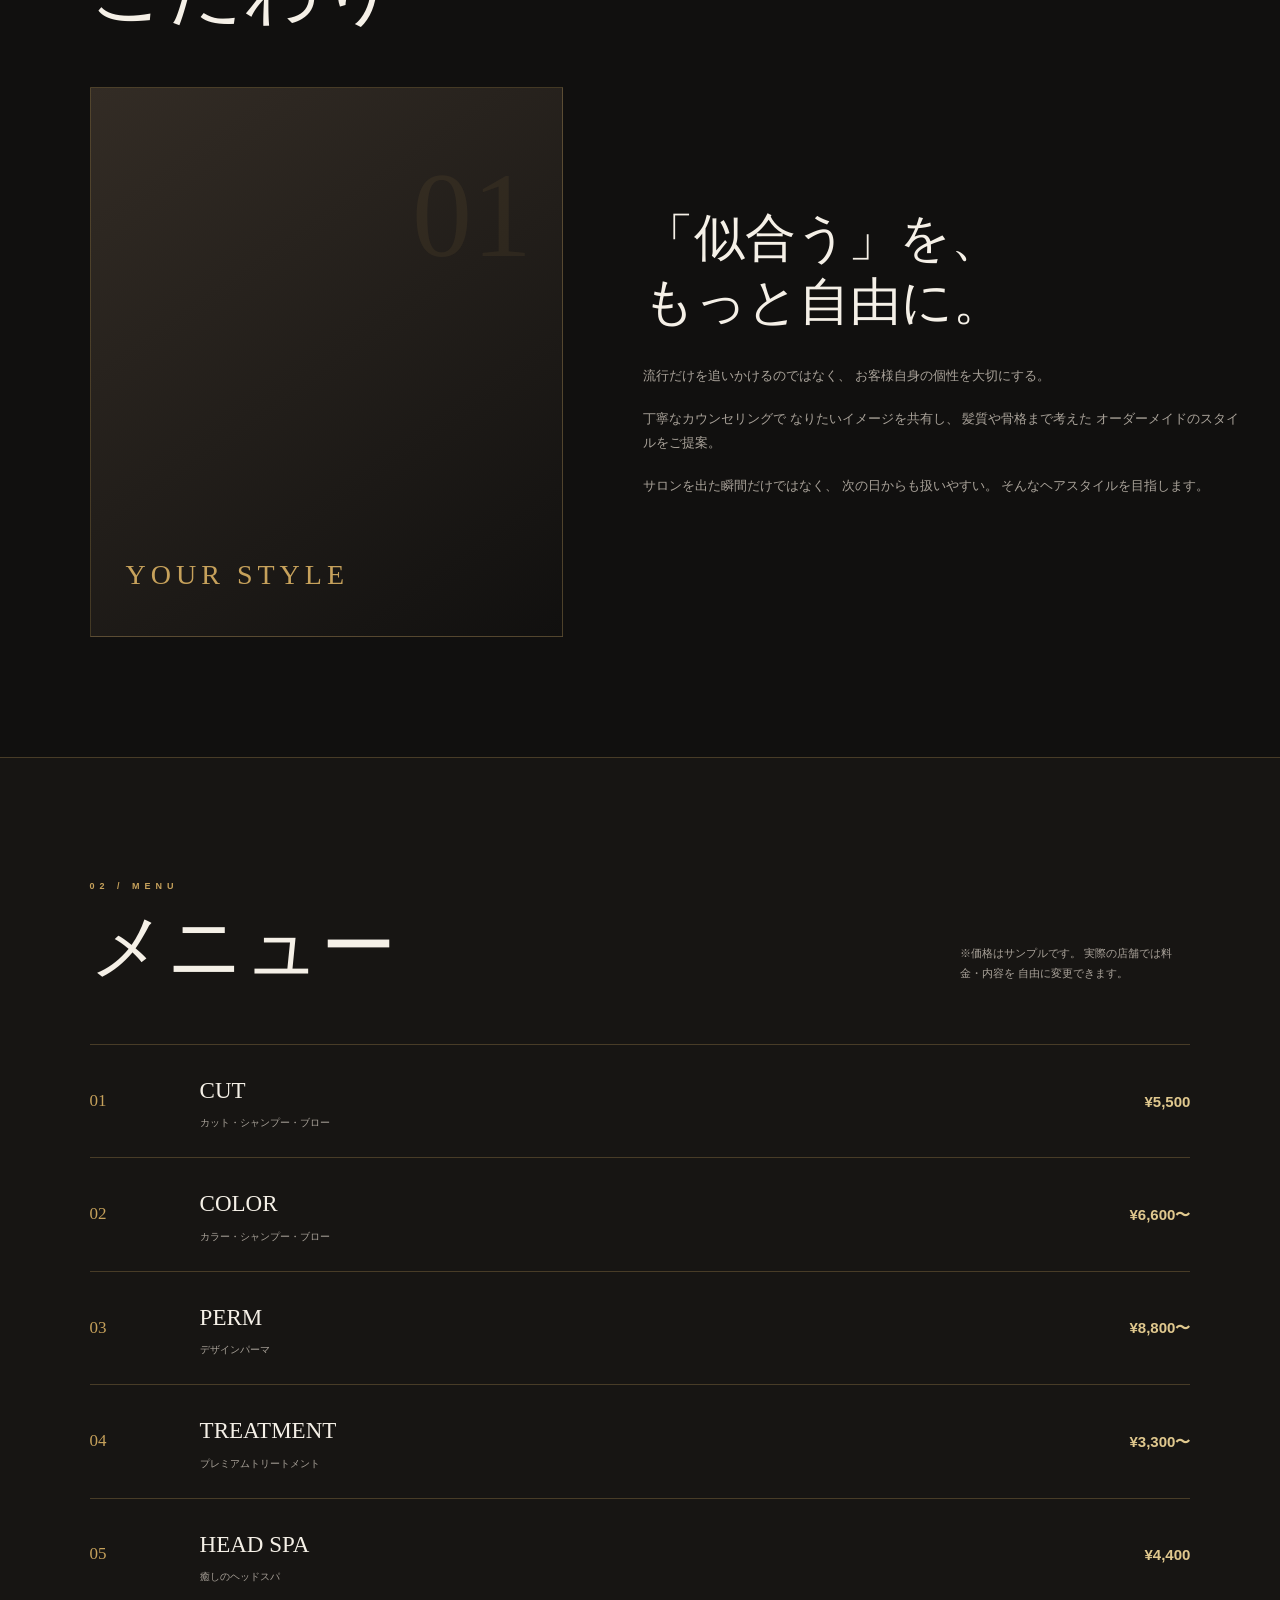
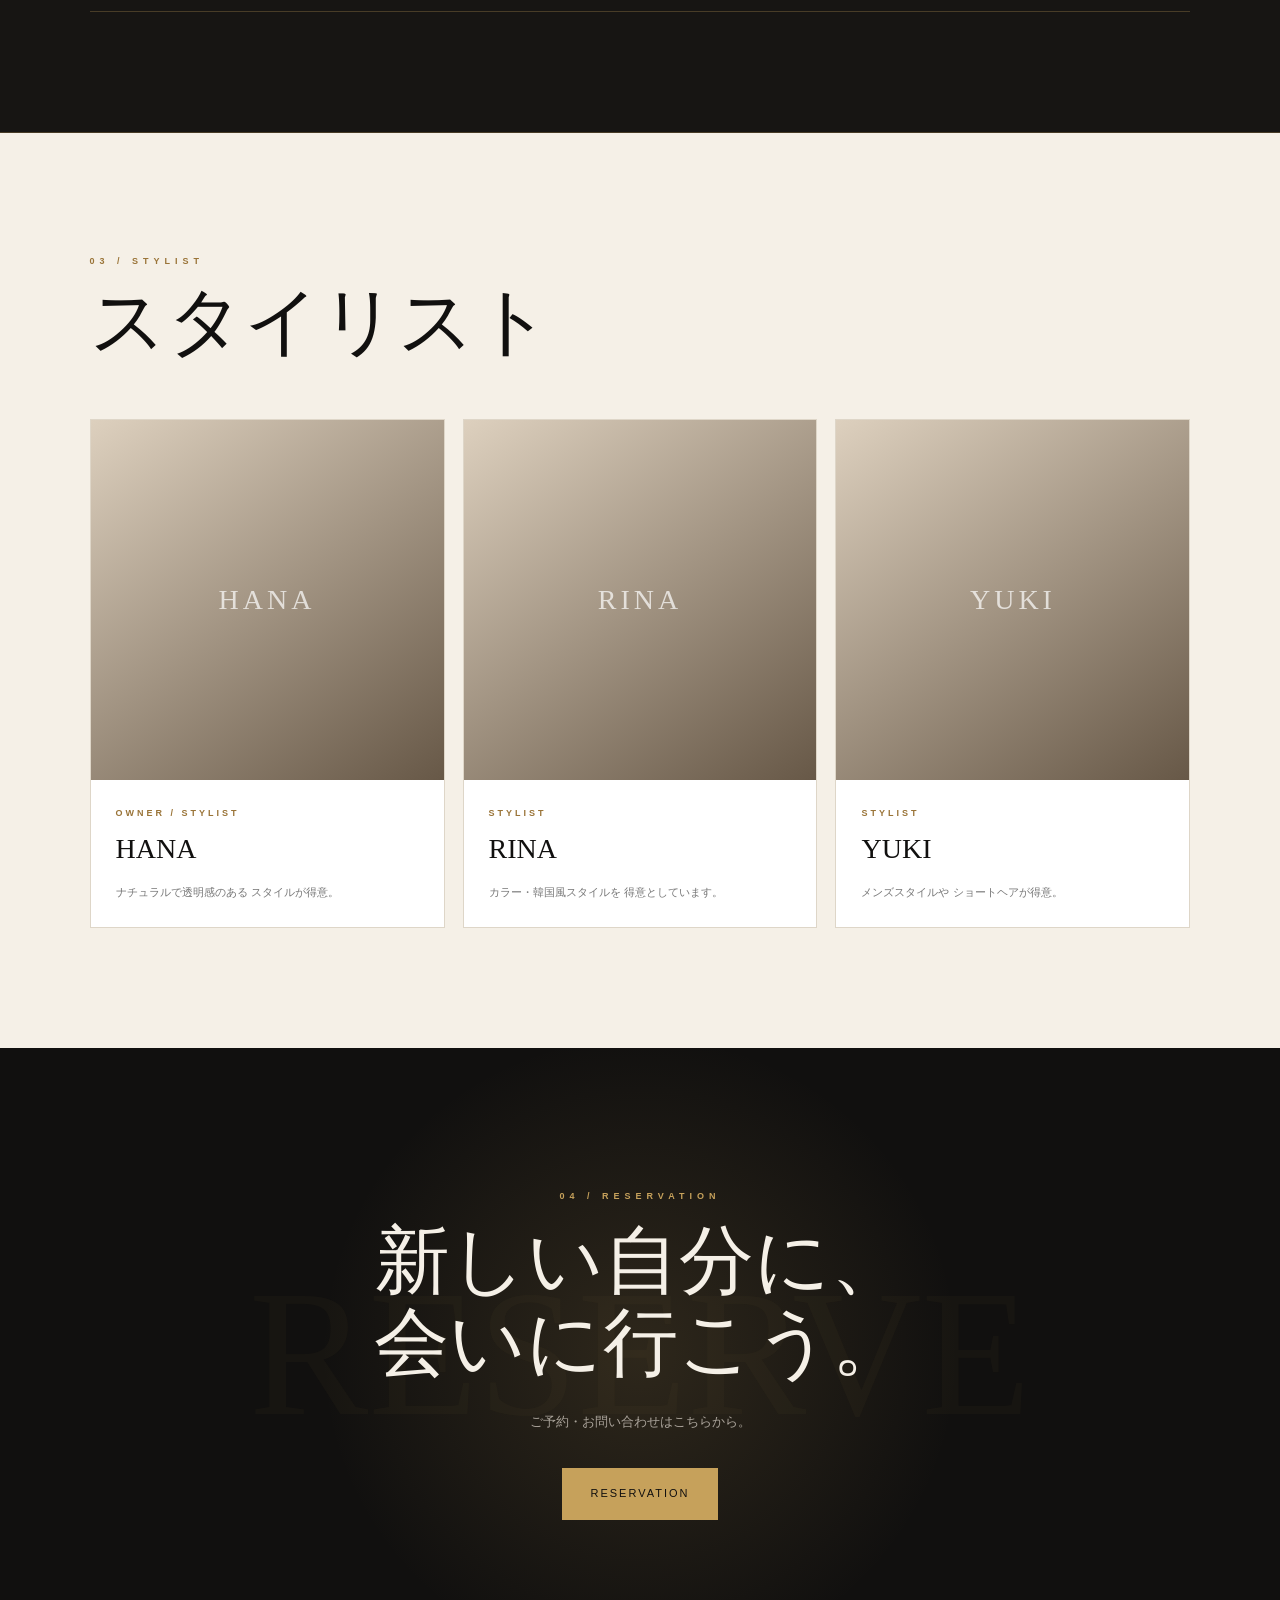
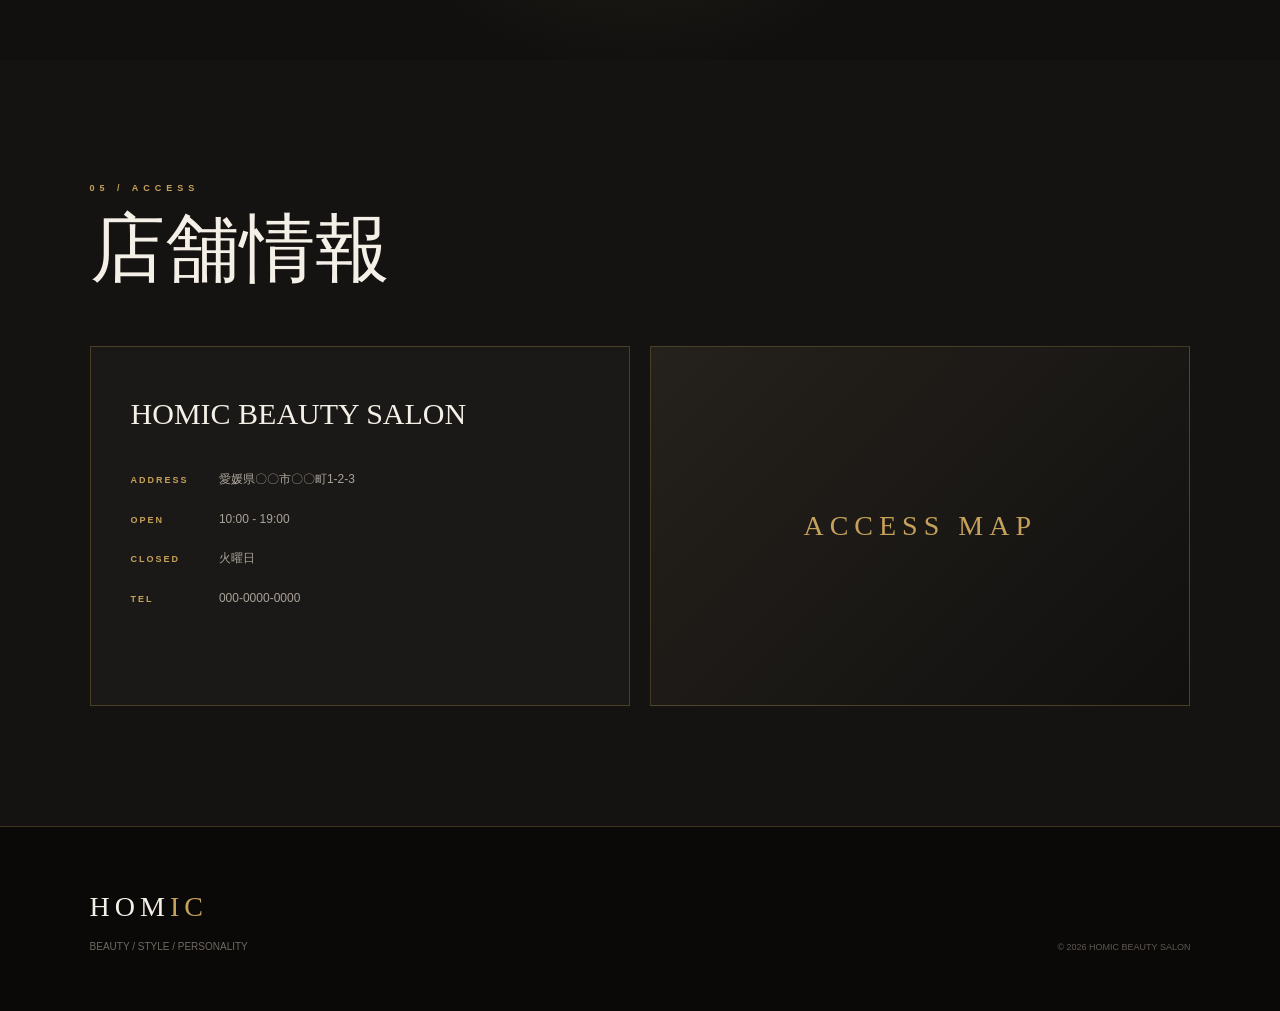
<file: salon.html>
<!DOCTYPE html>
<html lang="ja">
<head>
<meta charset="UTF-8">
<meta name="viewport" content="width=device-width, initial-scale=1.0">

<title>HOMIC BEAUTY SALON</title>

<meta name="description"
content="HOMIC BEAUTY SALON。あなたの魅力を引き出す、美容室のホームページサンプル。">

<style>

/* =========================================================
   HOMIC BEAUTY SALON
   Luxury Beauty Template
========================================================= */

:root{
  --black:#11100f;
  --black2:#1a1816;
  --gold:#c6a15b;
  --gold-light:#e0c88e;
  --ivory:#f5f0e7;
  --cream:#ebe3d5;
  --white:#ffffff;
  --gray:#aaa39a;
  --line:rgba(198,161,91,.28);
}

*{
  margin:0;
  padding:0;
  box-sizing:border-box;
}

html{
  scroll-behavior:smooth;
}

body{
  background:var(--black);
  color:var(--ivory);
  font-family:
    -apple-system,
    BlinkMacSystemFont,
    "Helvetica Neue",
    Arial,
    sans-serif;
  line-height:1.8;
  overflow-x:hidden;
}

a{
  color:inherit;
  text-decoration:none;
}

button{
  font-family:inherit;
}

.gold{
  color:var(--gold);
}


/* =========================================================
   HEADER
========================================================= */

.header{
  position:fixed;
  top:0;
  left:0;
  width:100%;
  height:82px;

  display:flex;
  align-items:center;
  justify-content:space-between;

  padding:0 6%;

  z-index:1000;

  background:rgba(17,16,15,.82);
  backdrop-filter:blur(15px);

  border-bottom:1px solid var(--line);

  transition:.3s;
}

.logo{
  font-family:Georgia,"Times New Roman",serif;
  font-size:25px;
  letter-spacing:5px;
  font-weight:bold;
}

.logo span{
  color:var(--gold);
}

.nav{
  display:flex;
  align-items:center;
  gap:30px;
}

.nav a{
  font-size:10px;
  letter-spacing:2px;
  color:#ddd6ca;
  transition:.25s;
}

.nav a:hover{
  color:var(--gold-light);
}

.reserve-nav{
  border:1px solid var(--gold);
  padding:10px 21px;
  color:var(--gold)!important;
}

.reserve-nav:hover{
  background:var(--gold);
  color:var(--black)!important;
}


/* =========================================================
   HERO
========================================================= */

.hero{
  min-height:100vh;
  padding-top:82px;

  display:grid;
  grid-template-columns:52% 48%;

  position:relative;

  overflow:hidden;

  background:
    radial-gradient(
      circle at 70% 40%,
      rgba(198,161,91,.12),
      transparent 35%
    ),
    var(--black);
}

.hero::after{
  content:"";

  position:absolute;

  width:650px;
  height:650px;

  border:1px solid rgba(198,161,91,.12);
  border-radius:50%;

  right:-280px;
  bottom:-250px;
}

.hero-content{
  display:flex;
  align-items:center;

  padding:70px 8%;

  position:relative;
  z-index:2;
}

.hero-small{
  color:var(--gold);

  font-size:10px;
  letter-spacing:5px;
  font-weight:bold;

  margin-bottom:25px;
}

.hero h1{
  font-family:Georgia,"Times New Roman",serif;

  font-weight:normal;

  font-size:
    clamp(48px,6.5vw,86px);

  line-height:1.08;

  letter-spacing:-3px;

  margin-bottom:28px;
}

.hero h1 em{
  color:var(--gold-light);
  font-style:normal;
}

.hero-description{
  max-width:490px;

  color:var(--gray);

  font-size:13px;

  margin-bottom:35px;
}

.hero-buttons{
  display:flex;
  gap:14px;
  flex-wrap:wrap;
}

.button{
  min-height:52px;

  display:inline-flex;
  align-items:center;
  justify-content:center;

  padding:13px 28px;

  font-size:11px;
  letter-spacing:2px;

  transition:.3s;
}

.button-gold{
  background:var(--gold);
  color:var(--black);
}

.button-gold:hover{
  background:var(--gold-light);
  transform:translateY(-3px);
}

.button-line{
  border:1px solid rgba(245,240,231,.35);
  color:var(--ivory);
}

.button-line:hover{
  border-color:var(--gold);
  color:var(--gold);
}


/* =========================================================
   HAIR IRON VISUAL
========================================================= */

.hero-visual{
  position:relative;

  display:flex;
  align-items:center;
  justify-content:center;

  min-height:620px;

  background:
    linear-gradient(
      145deg,
      #24201b,
      #0c0b0a
    );

  overflow:hidden;
}

.hero-visual::before{
  content:"BEAUTY";

  position:absolute;

  font-family:Georgia,serif;

  font-size:
    clamp(70px,10vw,145px);

  letter-spacing:15px;

  color:rgba(198,161,91,.035);

  transform:rotate(-90deg);

  white-space:nowrap;
}

.visual-circle{
  position:absolute;

  width:450px;
  height:450px;

  border:1px solid var(--line);

  border-radius:50%;
}

.visual-circle::before{
  content:"";

  position:absolute;

  inset:35px;

  border:1px solid rgba(198,161,91,.15);

  border-radius:50%;
}


/* HAIR IRON */

.hair-iron{
  position:relative;

  width:280px;
  height:390px;

  transform:rotate(-23deg);

  filter:
    drop-shadow(
      20px 25px 30px
      rgba(0,0,0,.65)
    );

  z-index:3;
}

.iron-top{
  position:absolute;

  top:5px;
  left:88px;

  width:105px;
  height:210px;

  background:
    linear-gradient(
      90deg,
      #161412,
      #3a332b,
      #151311
    );

  border-radius:
    55px 55px 18px 18px;

  border:1px solid #6c5a3e;
}

.iron-top::after{
  content:"";

  position:absolute;

  top:20px;
  left:28px;

  width:48px;
  height:155px;

  background:
    linear-gradient(
      90deg,
      #080706,
      #2d2822,
      #080706
    );

  border-radius:30px;
}

.iron-bottom{
  position:absolute;

  top:135px;
  left:88px;

  width:105px;
  height:225px;

  background:
    linear-gradient(
      90deg,
      #141210,
      #353027,
      #12100e
    );

  border-radius:
    18px 18px 55px 55px;

  border:1px solid #6c5a3e;
}

.iron-bottom::after{
  content:"";

  position:absolute;

  top:30px;
  left:28px;

  width:48px;
  height:150px;

  border-radius:25px;

  background:
    linear-gradient(
      90deg,
      #080706,
      #28231e,
      #080706
    );
}

.iron-joint{
  position:absolute;

  top:185px;
  left:69px;

  width:145px;
  height:24px;

  background:var(--gold);

  border-radius:20px;

  box-shadow:
    0 0 20px
    rgba(198,161,91,.25);

  z-index:4;
}

.iron-light{
  position:absolute;

  top:192px;
  left:110px;

  width:62px;
  height:4px;

  background:var(--gold-light);

  border-radius:10px;

  z-index:5;
}


/* =========================================================
   GOLD LINE
========================================================= */

.gold-line{
  width:100%;
  height:1px;

  background:
    linear-gradient(
      90deg,
      transparent,
      var(--gold),
      transparent
    );
}


/* =========================================================
   INTRO
========================================================= */

.intro{
  padding:120px 7%;

  text-align:center;

  background:var(--ivory);

  color:var(--black);
}

.section-label{
  font-size:9px;
  letter-spacing:5px;
  color:var(--gold);

  font-weight:bold;

  margin-bottom:15px;
}

.intro h2{
  font-family:Georgia,serif;

  font-weight:normal;

  font-size:
    clamp(38px,5vw,67px);

  line-height:1.2;

  margin-bottom:28px;
}

.intro p{
  max-width:650px;

  margin:auto;

  color:#777;

  font-size:13px;
}


/* =========================================================
   CONCEPT
========================================================= */

.section{
  padding:120px 7%;
}

.section-title{
  font-family:Georgia,serif;

  font-size:
    clamp(43px,6vw,75px);

  font-weight:normal;

  line-height:1;

  margin-bottom:60px;
}

.concept{
  display:grid;

  grid-template-columns:43% 57%;

  align-items:center;

  gap:80px;
}

.concept-visual{
  min-height:550px;

  position:relative;

  background:
    linear-gradient(
      145deg,
      #332c25,
      #11100f
    );

  border:1px solid var(--line);

  overflow:hidden;
}

.concept-visual::before{
  content:"01";

  position:absolute;

  right:30px;
  top:20px;

  font-family:Georgia,serif;

  font-size:120px;

  color:rgba(198,161,91,.08);
}

.concept-visual::after{
  content:"YOUR STYLE";

  position:absolute;

  bottom:35px;
  left:35px;

  font-family:Georgia,serif;

  font-size:28px;

  letter-spacing:5px;

  color:var(--gold);
}

.concept-text h3{
  font-family:Georgia,serif;

  font-weight:normal;

  font-size:
    clamp(31px,4vw,52px);

  line-height:1.25;

  margin-bottom:30px;
}

.concept-text p{
  color:var(--gray);

  font-size:13px;

  margin-bottom:20px;

  max-width:600px;
}


/* =========================================================
   MENU
========================================================= */

.menu-section{
  background:#171513;

  border-top:1px solid var(--line);
  border-bottom:1px solid var(--line);
}

.menu-heading{
  display:flex;

  align-items:end;
  justify-content:space-between;

  margin-bottom:60px;
}

.menu-heading .section-title{
  margin-bottom:0;
}

.menu-note{
  color:var(--gray);

  font-size:11px;

  max-width:230px;
}

.menu-list{
  border-top:1px solid var(--line);
}

.menu-row{
  display:grid;

  grid-template-columns:80px 1fr auto;

  gap:30px;

  align-items:center;

  padding:25px 0;

  border-bottom:1px solid var(--line);

  transition:.25s;
}

.menu-row:hover{
  padding-left:15px;
  padding-right:15px;

  background:rgba(198,161,91,.04);
}

.menu-number{
  color:var(--gold);

  font-family:Georgia,serif;

  font-size:17px;
}

.menu-name{
  font-family:Georgia,serif;

  font-size:23px;
}

.menu-detail{
  display:block;

  color:var(--gray);

  font-family:
    -apple-system,
    BlinkMacSystemFont,
    "Helvetica Neue",
    Arial,
    sans-serif;

  font-size:10px;

  margin-top:3px;
}

.menu-price{
  color:var(--gold-light);

  font-size:15px;

  font-weight:bold;
}


/* =========================================================
   STAFF
========================================================= */

.staff-section{
  background:var(--ivory);

  color:var(--black);
}

.staff-section .section-label{
  color:#9a7438;
}

.staff-grid{
  display:grid;

  grid-template-columns:
    repeat(3,1fr);

  gap:18px;
}

.staff-card{
  background:#fff;

  border:1px solid #ded6c8;

  position:relative;

  overflow:hidden;
}

.staff-photo{
  height:360px;

  display:flex;
  align-items:center;
  justify-content:center;

  background:
    linear-gradient(
      145deg,
      #ddd0be,
      #675847
    );

  color:
    rgba(255,255,255,.7);

  font-family:Georgia,serif;

  font-size:28px;

  letter-spacing:4px;
}

.staff-info{
  padding:25px;
}

.staff-role{
  color:#9a7438;

  font-size:9px;

  letter-spacing:3px;

  font-weight:bold;
}

.staff-info h3{
  font-family:Georgia,serif;

  font-size:28px;

  font-weight:normal;

  margin:3px 0 8px;
}

.staff-info p{
  color:#777;

  font-size:11px;
}


/* =========================================================
   RESERVATION
========================================================= */

.reservation{
  padding:140px 7%;

  text-align:center;

  position:relative;

  overflow:hidden;

  background:
    radial-gradient(
      circle at center,
      rgba(198,161,91,.16),
      transparent 45%
    ),
    var(--black);
}

.reservation::before{
  content:"RESERVE";

  position:absolute;

  left:50%;
  top:50%;

  transform:
    translate(-50%,-50%);

  font-family:Georgia,serif;

  font-size:
    clamp(70px,14vw,190px);

  color:rgba(198,161,91,.035);

  white-space:nowrap;
}

.reservation-inner{
  position:relative;
  z-index:2;
}

.reservation h2{
  font-family:Georgia,serif;

  font-weight:normal;

  font-size:
    clamp(42px,6vw,75px);

  line-height:1.1;

  margin-bottom:25px;
}

.reservation p{
  color:var(--gray);

  font-size:13px;

  margin-bottom:35px;
}


/* =========================================================
   ACCESS
========================================================= */

.access-section{
  background:#151311;
}

.access{
  display:grid;

  grid-template-columns:
    1fr 1fr;

  gap:20px;
}

.access-info{
  padding:40px;

  border:1px solid var(--line);

  background:#1b1917;
}

.access-info h3{
  font-family:Georgia,serif;

  font-size:30px;

  font-weight:normal;

  margin-bottom:28px;
}

.access-info p{
  color:var(--gray);

  font-size:12px;

  margin-bottom:18px;
}

.access-info strong{
  display:inline-block;

  min-width:85px;

  color:var(--gold);

  font-size:9px;

  letter-spacing:2px;
}

.map{
  min-height:360px;

  display:flex;
  align-items:center;
  justify-content:center;

  background:
    linear-gradient(
      135deg,
      #25211c,
      #11100f
    );

  border:1px solid var(--line);

  color:var(--gold);

  font-family:Georgia,serif;

  font-size:28px;

  letter-spacing:6px;
}


/* =========================================================
   FOOTER
========================================================= */

footer{
  padding:55px 7%;

  background:#0a0908;

  border-top:1px solid var(--line);
}

.footer-inner{
  display:flex;

  align-items:flex-end;
  justify-content:space-between;

  gap:30px;
}

.footer-logo{
  font-family:Georgia,serif;

  font-size:28px;

  letter-spacing:5px;
}

.footer-logo span{
  color:var(--gold);
}

.footer-text{
  color:#6f6961;

  font-size:10px;

  margin-top:5px;
}

.footer-copy{
  color:#5e5851;

  font-size:9px;
}


/* =========================================================
   MOBILE
========================================================= */

@media(max-width:800px){

  .header{
    height:65px;
    padding:0 5%;
  }

  .nav{
    display:none;
  }

  .hero{
    display:block;
    padding-top:65px;
  }

  .hero-content{
    padding:80px 7% 65px;
  }

  .hero h1{
    font-size:50px;
  }

  .hero-visual{
    min-height:500px;
  }

  .visual-circle{
    width:330px;
    height:330px;
  }

  .hair-iron{
    transform:
      rotate(-23deg)
      scale(.82);
  }

  .section{
    padding:85px 6%;
  }

  .intro{
    padding:85px 6%;
  }

  .concept{
    grid-template-columns:1fr;
    gap:40px;
  }

  .concept-visual{
    min-height:390px;
  }

  .menu-heading{
    display:block;
  }

  .menu-note{
    margin-top:20px;
  }

  .menu-row{
    grid-template-columns:45px 1fr;
    gap:12px;
    padding:20px 0;
  }

  .menu-price{
    grid-column:2;
  }

  .staff-grid{
    grid-template-columns:1fr;
  }

  .staff-photo{
    height:390px;
  }

  .access{
    grid-template-columns:1fr;
  }

  .map{
    min-height:250px;
  }

  .reservation{
    padding:100px 6%;
  }

  .footer-inner{
    display:block;
  }

  .footer-copy{
    margin-top:25px;
  }

  .hero-buttons{
    flex-direction:column;
  }

  .button{
    width:100%;
  }
}

</style>
</head>


<body>


<!-- =========================================================
     HEADER
========================================================= -->

<header class="header">

  <a href="#" class="logo">
    HOM<span>IC</span>
  </a>

  <nav class="nav">

    <a href="#concept">CONCEPT</a>

    <a href="#menu">MENU</a>

    <a href="#staff">STYLIST</a>

    <a href="#access">ACCESS</a>

    <a
      href="#reservation"
      class="reserve-nav"
    >
      RESERVATION
    </a>

  </nav>

</header>



<!-- =========================================================
     HERO
========================================================= -->

<section class="hero">

  <div class="hero-content">

    <div>

      <div class="hero-small">
        HOMIC BEAUTY SALON
      </div>

      <h1>
        美しさを、<br>
        <em>デザインする。</em>
      </h1>

      <p class="hero-description">

        髪質、骨格、ライフスタイル。
        一人ひとりの個性に合わせた
        スタイルをご提案します。
        いつもの自分を、少し特別に。

      </p>

      <div class="hero-buttons">

        <a
          href="#reservation"
          class="button button-gold"
        >
          予約する
        </a>

        <a
          href="#menu"
          class="button button-line"
        >
          MENUを見る
        </a>

      </div>

    </div>

  </div>


  <div class="hero-visual">

    <div class="visual-circle"></div>

    <div class="hair-iron">

      <div class="iron-top"></div>

      <div class="iron-bottom"></div>

      <div class="iron-joint"></div>

      <div class="iron-light"></div>

    </div>

  </div>

</section>


<div class="gold-line"></div>



<!-- =========================================================
     INTRO
========================================================= -->

<section class="intro">

  <div class="section-label">
    ABOUT HOMIC
  </div>

  <h2>
    Beauty is<br>
    personal.
  </h2>

  <p>

    美容室は、髪を切る場所だけではありません。
    自分らしさを見つけ、
    新しい自分に出会う場所。
    HOMICはそんな時間を大切にしています。

  </p>

</section>



<!-- =========================================================
     CONCEPT
========================================================= -->

<section
  class="section"
  id="concept"
>

  <div class="section-label">
    01 / CONCEPT
  </div>

  <h2 class="section-title">
    こだわり
  </h2>


  <div class="concept">

    <div class="concept-visual"></div>

    <div class="concept-text">

      <h3>
        「似合う」を、<br>
        もっと自由に。
      </h3>

      <p>

        流行だけを追いかけるのではなく、
        お客様自身の個性を大切にする。

      </p>

      <p>

        丁寧なカウンセリングで
        なりたいイメージを共有し、
        髪質や骨格まで考えた
        オーダーメイドのスタイルをご提案。

      </p>

      <p>

        サロンを出た瞬間だけではなく、
        次の日からも扱いやすい。
        そんなヘアスタイルを目指します。

      </p>

    </div>

  </div>

</section>



<!-- =========================================================
     MENU
========================================================= -->

<section
  class="section menu-section"
  id="menu"
>

  <div class="menu-heading">

    <div>

      <div class="section-label">
        02 / MENU
      </div>

      <h2 class="section-title">
        メニュー
      </h2>

    </div>

    <p class="menu-note">

      ※価格はサンプルです。
      実際の店舗では料金・内容を
      自由に変更できます。

    </p>

  </div>


  <div class="menu-list">


    <div class="menu-row">

      <div class="menu-number">
        01
      </div>

      <div>

        <div class="menu-name">
          CUT
        </div>

        <span class="menu-detail">
          カット・シャンプー・ブロー
        </span>

      </div>

      <div class="menu-price">
        ¥5,500
      </div>

    </div>


    <div class="menu-row">

      <div class="menu-number">
        02
      </div>

      <div>

        <div class="menu-name">
          COLOR
        </div>

        <span class="menu-detail">
          カラー・シャンプー・ブロー
        </span>

      </div>

      <div class="menu-price">
        ¥6,600〜
      </div>

    </div>


    <div class="menu-row">

      <div class="menu-number">
        03
      </div>

      <div>

        <div class="menu-name">
          PERM
        </div>

        <span class="menu-detail">
          デザインパーマ
        </span>

      </div>

      <div class="menu-price">
        ¥8,800〜
      </div>

    </div>


    <div class="menu-row">

      <div class="menu-number">
        04
      </div>

      <div>

        <div class="menu-name">
          TREATMENT
        </div>

        <span class="menu-detail">
          プレミアムトリートメント
        </span>

      </div>

      <div class="menu-price">
        ¥3,300〜
      </div>

    </div>


    <div class="menu-row">

      <div class="menu-number">
        05
      </div>

      <div>

        <div class="menu-name">
          HEAD SPA
        </div>

        <span class="menu-detail">
          癒しのヘッドスパ
        </span>

      </div>

      <div class="menu-price">
        ¥4,400
      </div>

    </div>

  </div>

</section>



<!-- =========================================================
     STAFF
========================================================= -->

<section
  class="section staff-section"
  id="staff"
>

  <div class="section-label">
    03 / STYLIST
  </div>

  <h2 class="section-title">
    スタイリスト
  </h2>


  <div class="staff-grid">


    <div class="staff-card">

      <div class="staff-photo">
        HANA
      </div>

      <div class="staff-info">

        <div class="staff-role">
          OWNER / STYLIST
        </div>

        <h3>
          HANA
        </h3>

        <p>
          ナチュラルで透明感のある
          スタイルが得意。
        </p>

      </div>

    </div>


    <div class="staff-card">

      <div class="staff-photo">
        RINA
      </div>

      <div class="staff-info">

        <div class="staff-role">
          STYLIST
        </div>

        <h3>
          RINA
        </h3>

        <p>
          カラー・韓国風スタイルを
          得意としています。
        </p>

      </div>

    </div>


    <div class="staff-card">

      <div class="staff-photo">
        YUKI
      </div>

      <div class="staff-info">

        <div class="staff-role">
          STYLIST
        </div>

        <h3>
          YUKI
        </h3>

        <p>
          メンズスタイルや
          ショートヘアが得意。
        </p>

      </div>

    </div>

  </div>

</section>



<!-- =========================================================
     RESERVATION
========================================================= -->

<section
  class="reservation"
  id="reservation"
>

  <div class="reservation-inner">

    <div class="section-label">
      04 / RESERVATION
    </div>

    <h2>
      新しい自分に、<br>
      会いに行こう。
    </h2>

    <p>
      ご予約・お問い合わせはこちらから。
    </p>

    <a
      href="#"
      class="button button-gold"
      onclick="
        alert('予約ページへ移動します。');
        return false;
      "
    >
      RESERVATION
    </a>

  </div>

</section>



<!-- =========================================================
     ACCESS
========================================================= -->

<section
  class="section access-section"
  id="access"
>

  <div class="section-label">
    05 / ACCESS
  </div>

  <h2 class="section-title">
    店舗情報
  </h2>


  <div class="access">

    <div class="access-info">

      <h3>
        HOMIC BEAUTY SALON
      </h3>

      <p>
        <strong>ADDRESS</strong>
        愛媛県〇〇市〇〇町1-2-3
      </p>

      <p>
        <strong>OPEN</strong>
        10:00 - 19:00
      </p>

      <p>
        <strong>CLOSED</strong>
        火曜日
      </p>

      <p>
        <strong>TEL</strong>
        000-0000-0000
      </p>

    </div>


    <div class="map">
      ACCESS MAP
    </div>

  </div>

</section>



<!-- =========================================================
     FOOTER
========================================================= -->

<footer>

  <div class="footer-inner">

    <div>

      <div class="footer-logo">
        HOM<span>IC</span>
      </div>

      <div class="footer-text">
        BEAUTY / STYLE / PERSONALITY
      </div>

    </div>

    <div class="footer-copy">
      © 2026 HOMIC BEAUTY SALON
    </div>

  </div>

</footer>



<script>

/* =========================================================
   SCROLL REVEAL
========================================================= */

const revealItems =
document.querySelectorAll(
  ".concept-text, .menu-row, .staff-card, .access-info"
);

const observer =
new IntersectionObserver(
  (entries) => {

    entries.forEach(
      (entry) => {

        if(entry.isIntersecting){

          entry.target.style.opacity = "1";

          entry.target.style.transform =
            "translateY(0)";

        }

      }
    );

  },
  {
    threshold:.12
  }
);


revealItems.forEach(
  (item) => {

    item.style.opacity = "0";

    item.style.transform =
      "translateY(25px)";

    item.style.transition =
      "opacity .7s ease, transform .7s ease";

    observer.observe(item);

  }
);


/* =========================================================
   HEADER SCROLL
========================================================= */

window.addEventListener(
  "scroll",
  () => {

    const header =
      document.querySelector(".header");

    if(window.scrollY > 30){

      header.style.background =
        "rgba(10,9,8,.96)";

    }else{

      header.style.background =
        "rgba(17,16,15,.82)";

    }

  }
);

</script>

</body>
</html>
</file>
<file: style.css>
/* =========================================================
   HOMIC
   AI × WEB PRODUCTION
   MAIN STYLE
========================================================= */


/* =========================================================
   RESET
========================================================= */

* {
  margin: 0;
  padding: 0;
  box-sizing: border-box;
}

html {
  scroll-behavior: smooth;
}

body {
  background: #0d0b0a;
  color: #f5eee9;
  font-family:
    -apple-system,
    BlinkMacSystemFont,
    "Noto Sans JP",
    "Hiragino Kaku Gothic ProN",
    "Yu Gothic",
    sans-serif;

  line-height: 1.7;

  overflow-x: hidden;
}

a {
  color: inherit;
  text-decoration: none;
}

button,
a {
  -webkit-tap-highlight-color: transparent;
}

img {
  max-width: 100%;
  display: block;
}


/* =========================================================
   VARIABLES
========================================================= */

:root {

  --bg:
    #0d0b0a;

  --bg-light:
    #15110f;

  --bg-card:
    #191310;

  --bg-card-light:
    #211914;

  --brown:
    #7a2e22;

  --brown-light:
    #9b4635;

  --brown-bright:
    #b85a45;

  --brown-dark:
    #4e1d17;

  --gold:
    #b99563;

  --white:
    #ffffff;

  --text:
    #f5eee9;

  --text-light:
    #d2c6bf;

  --text-muted:
    #9d9089;

  --border:
    rgba(255,255,255,0.11);

  --max:
    1180px;
}


/* =========================================================
   HEADER
========================================================= */

.header {

  position: sticky;

  top: 0;

  z-index: 1000;

  width: 100%;

  min-height: 76px;

  padding:
    0
    5%;

  display: flex;

  align-items: center;

  justify-content: space-between;

  background:
    rgba(13,11,10,0.92);

  border-bottom:
    1px solid rgba(255,255,255,0.08);

  backdrop-filter:
    blur(18px);
}


.logo {

  font-size: 25px;

  font-weight: 900;

  letter-spacing: 4px;
}


.logo span {

  color:
    var(--brown-bright);
}


.header nav {

  display: flex;

  align-items: center;

  gap: 32px;
}


.header nav a {

  position: relative;

  color:
    var(--text-light);

  font-size: 12px;

  font-weight: 700;

  letter-spacing: 1px;

  transition:
    color .25s ease;
}


.header nav a::after {

  content: "";

  position: absolute;

  left: 0;

  bottom: -7px;

  width: 0;

  height: 2px;

  background:
    var(--brown-bright);

  transition:
    width .25s ease;
}


.header nav a:hover {

  color:
    var(--white);
}


.header nav a:hover::after {

  width: 100%;
}


/* =========================================================
   HERO
========================================================= */

.hero {

  position: relative;

  min-height:
    720px;

  padding:
    130px 7%
    100px;

  display: flex;

  align-items: center;

  overflow: hidden;

  background:
    radial-gradient(
      circle at 80% 20%,
      rgba(122,46,34,.20),
      transparent 35%
    ),
    linear-gradient(
      135deg,
      #0d0b0a,
      #17110f
    );
}


.hero-inner {

  position: relative;

  z-index: 2;

  width: 100%;

  max-width:
    800px;
}


.hero-label,
.section-label {

  margin-bottom:
    20px;

  color:
    var(--brown-bright);

  font-size:
    11px;

  font-weight:
    900;

  letter-spacing:
    4px;
}


.hero h1 {

  margin-bottom:
    30px;

  font-size:
    clamp(42px, 6vw, 78px);

  line-height:
    1.13;

  letter-spacing:
    -2px;

  font-weight:
    900;
}


.hero h1 span {

  color:
    var(--brown-bright);
}


.hero-description {

  margin-bottom:
    35px;

  color:
    var(--text-light);

  font-size:
    15px;

  line-height:
    2;
}


.hero-price-box {

  display:
    inline-block;

  margin-bottom:
    35px;

  padding:
    17px 25px;

  background:
    rgba(122,46,34,.13);

  border:
    1px solid
    rgba(184,90,69,.35);

  border-left:
    4px solid
    var(--brown-bright);
}


.hero-price-box p {

  margin-bottom:
    3px;

  color:
    var(--text-muted);

  font-size:
    11px;

  font-weight:
    700;
}


.hero-price {

  display:
    flex;

  align-items:
    baseline;

  gap:
    5px;
}


.hero-price strong {

  color:
    var(--white);

  font-size:
    42px;

  line-height:
    1;

  font-weight:
    900;
}


.hero-price span {

  color:
    var(--brown-bright);

  font-size:
    15px;

  font-weight:
    900;
}


/* =========================================================
   HERO BUTTON
========================================================= */

.button {

  min-height:
    55px;

  padding:
    0 25px;

  display:
    inline-flex;

  align-items:
    center;

  justify-content:
    center;

  gap:
    18px;

  border-radius:
    4px;

  font-size:
    12px;

  font-weight:
    900;

  letter-spacing:
    1.5px;

  transition:
    all .25s ease;
}


.primary-button {

  background:
    var(--brown);

  border:
    2px solid
    var(--brown);

  color:
    var(--white);

  box-shadow:
    0 10px 30px
    rgba(122,46,34,.25);
}


.primary-button:hover {

  background:
    var(--brown-light);

  border-color:
    var(--brown-light);

  transform:
    translateY(-3px);

  box-shadow:
    0 15px 35px
    rgba(122,46,34,.4);
}


.button span {

  font-size:
    19px;

  transition:
    transform .25s ease;
}


.button:hover span {

  transform:
    translateX(5px);
}


/* =========================================================
   HERO DECORATION
========================================================= */

.hero-decoration {

  position:
    absolute;

  right:
    -120px;

  top:
    50%;

  transform:
    translateY(-50%);

  width:
    600px;

  height:
    600px;

  opacity:
    .5;
}


.hero-circle {

  width:
    100%;

  height:
    100%;

  border:
    1px solid
    rgba(184,90,69,.28);

  border-radius:
    50%;
}


.hero-line {

  position:
    absolute;

  top:
    50%;

  left:
    -100px;

  width:
    800px;

  height:
    1px;

  background:
    rgba(184,90,69,.25);

  transform:
    rotate(-25deg);
}


/* =========================================================
   MESSAGE
========================================================= */

.message-section {

  padding:
    100px 7%;

  background:
    #15110f;
}


.message-inner {

  width:
    100%;

  max-width:
    var(--max);

  margin:
    auto;
}


.message-inner h2 {

  margin-bottom:
    28px;

  font-size:
    clamp(34px,5vw,60px);

  line-height:
    1.2;

  font-weight:
    900;
}


.message-inner h2 span {

  color:
    var(--brown-bright);
}


.message-inner > p:last-child {

  color:
    var(--text-light);

  font-size:
    14px;

  line-height:
    2;
}


/* =========================================================
   SECTION
========================================================= */

.section {

  width:
    100%;

  max-width:
    var(--max);

  margin:
    auto;

  padding:
    100px 30px;
}


.section-heading {

  display:
    flex;

  justify-content:
    space-between;

  align-items:
    flex-end;

  gap:
    30px;

  margin-bottom:
    45px;
}


.section-heading h2 {

  font-size:
    clamp(36px,5vw,62px);

  line-height:
    1.1;

  font-weight:
    900;
}


.section-heading h2 span {

  color:
    var(--brown-bright);
}


.section-side-text {

  color:
    var(--text-muted);

  font-size:
    13px;

  line-height:
    1.9;
}


/* =========================================================
   SERVICE CARDS
========================================================= */

.cards {

  display:
    grid;

  grid-template-columns:
    repeat(4,1fr);

  gap:
    18px;
}


.card {

  position:
    relative;

  min-height:
    300px;

  padding:
    32px 25px;

  background:
    linear-gradient(
      145deg,
      #1c1512,
      #120f0d
    );

  border:
    1px solid
    var(--border);

  overflow:
    hidden;

  transition:
    transform .3s ease,
    border-color .3s ease;
}


.card::before {

  content:
    "";

  position:
    absolute;

  left:
    0;

  top:
    0;

  width:
    100%;

  height:
    4px;

  background:
    var(--brown);
}


.card:hover {

  transform:
    translateY(-6px);

  border-color:
    rgba(184,90,69,.45);
}


.card-number {

  margin-bottom:
    55px;

  color:
    var(--brown-bright);

  font-size:
    18px;

  font-weight:
    900;

  letter-spacing:
    2px;
}


.card h3 {

  margin-bottom:
    15px;

  font-size:
    23px;

  line-height:
    1.3;

  font-weight:
    900;
}


.card p {

  color:
    var(--text-muted);

  font-size:
    12px;

  line-height:
    1.8;
}


/* =========================================================
   WORKS
========================================================= */

.works-section {

  max-width:
    none;

  padding-left:
    7%;

  padding-right:
    7%;

  background:
    #0d0b0a;
}


.works-grid {

  display:
    grid;

  grid-template-columns:
    repeat(2,1fr);

  gap:
    24px;

  max-width:
    var(--max);

  margin:
    auto;
}


.work-card {

  position:
    relative;

  min-height:
    410px;

  overflow:
    hidden;

  isolation:
    isolate;

  border:
    1px solid
    rgba(255,255,255,.12);

  background:
    #111;

  transition:
    transform .35s ease,
    border-color .35s ease;
}


.work-card:hover {

  transform:
    translateY(-7px);

  border-color:
    var(--brown-bright);
}


/* =========================================================
   WORK BACKGROUNDS
========================================================= */

.work-card-bg {

  position:
    absolute;

  inset:
    0;

  z-index:
    -2;

  transition:
    transform .6s ease;
}


.work-card:hover
.work-card-bg {

  transform:
    scale(1.06);
}


.work-cafe .work-card-bg {

  background:
    radial-gradient(
      circle at 75% 25%,
      rgba(210,165,110,.42),
      transparent 28%
    ),
    linear-gradient(
      135deg,
      #4b3326,
      #130d0a
    );
}


.work-salon .work-card-bg {

  background:
    radial-gradient(
      circle at 75% 25%,
      rgba(205,165,65,.42),
      transparent 30%
    ),
    linear-gradient(
      135deg,
      #28201d,
      #050505
    );
}


.work-ramen .work-card-bg {

  background:
    radial-gradient(
      circle at 70% 25%,
      rgba(165,48,30,.55),
      transparent 30%
    ),
    linear-gradient(
      135deg,
      #421b17,
      #090707
    );
}


.work-car .work-card-bg {

  background:
    radial-gradient(
      circle at 75% 25%,
      rgba(180,180,180,.25),
      transparent 28%
    ),
    linear-gradient(
      135deg,
      #30353a,
      #08090a
    );
}


/* =========================================================
   WORK CONTENT
========================================================= */

.work-card-content {

  min-height:
    410px;

  padding:
    35px;

  display:
    flex;

  flex-direction:
    column;

  justify-content:
    flex-end;

  background:
    linear-gradient(
      to top,
      rgba(0,0,0,.82),
      rgba(0,0,0,.1) 70%
    );
}


.work-number {

  position:
    absolute;

  top:
    27px;

  right:
    30px;

  color:
    rgba(255,255,255,.75);

  font-size:
    13px;

  font-weight:
    900;

  letter-spacing:
    3px;
}


.work-category {

  margin-bottom:
    12px;

  color:
    #d87960;

  font-size:
    10px;

  font-weight:
    900;

  letter-spacing:
    3px;
}


.work-card h3 {

  margin-bottom:
    14px;

  color:
    #fff;

  font-size:
    40px;

  line-height:
    1;

  font-weight:
    900;

  letter-spacing:
    1px;
}


.work-description {

  max-width:
    500px;

  margin-bottom:
    28px;

  color:
    rgba(255,255,255,.82);

  font-size:
    13px;

  line-height:
    1.9;
}


/* =========================================================
   WORK BUTTON
========================================================= */

.work-link {

  width:
    245px;

  min-height:
    60px;

  padding:
    0 20px;

  display:
    flex;

  align-items:
    center;

  justify-content:
    space-between;

  background:
    #6e261d !important;

  border:
    2px solid
    #c05c45 !important;

  border-radius:
    4px;

  color:
    #ffffff !important;

  opacity:
    1 !important;

  font-size:
    12px;

  font-weight:
    900;

  letter-spacing:
    1px;

  box-shadow:
    0 8px 25px
    rgba(0,0,0,.55);

  transition:
    all .25s ease;
}


.work-link span {

  color:
    #ffffff !important;

  opacity:
    1 !important;

  font-weight:
    900;
}


.work-link span:last-child {

  margin-left:
    15px;

  font-size:
    23px;
}


.work-link:hover {

  background:
    #a33f2e !important;

  border-color:
    #e17b63 !important;

  transform:
    translateY(-4px);

  box-shadow:
    0 15px 35px
    rgba(0,0,0,.65);
}


.work-link:hover
span:last-child {

  transform:
    translateX(7px);
}


.sample-note {

  max-width:
    var(--max);

  margin:
    25px auto 0;

  color:
    var(--text-muted);

  font-size:
    11px;
}


/* =========================================================
   PRICE
========================================================= */

.price-section {

  max-width:
    none;

  padding-left:
    7%;

  padding-right:
    7%;

  background:
    #15110f;
}


.price-grid {

  max-width:
    var(--max);

  margin:
    auto;

  display:
    grid;

  grid-template-columns:
    repeat(3,1fr);

  gap:
    20px;
}


.price-card {

  padding:
    35px 30px;

  background:
    #1b1512;

  border:
    1px solid
    rgba(255,255,255,.1);

  transition:
    transform .3s ease,
    border-color .3s ease;
}


.price-card:hover {

  transform:
    translateY(-5px);

  border-color:
    rgba(184,90,69,.5);
}


.price-card.featured {

  background:
    linear-gradient(
      145deg,
      #6e291f,
      #351611
    );

  border:
    2px solid
    var(--brown-bright);

  box-shadow:
    0 20px 50px
    rgba(78,29,23,.3);
}


.price-top {

  display:
    flex;

  justify-content:
    space-between;

  align-items:
    flex-start;

  margin-bottom:
    35px;
}


.plan {

  color:
    var(--brown-bright);

  font-size:
    11px;

  font-weight:
    900;

  letter-spacing:
    3px;
}


.featured .plan {

  color:
    #f2b49f;
}


.price-tag {

  display:
    flex;

  align-items:
    baseline;

  gap:
    3px;
}


.price-tag strong {

  font-size:
    31px;

  line-height:
    1;

  font-weight:
    900;
}


.price-tag span {

  font-size:
    11px;

  color:
    var(--text-muted);
}


.price-card h3 {

  margin-bottom:
    17px;

  font-size:
    25px;

  line-height:
    1.35;

  font-weight:
    900;
}


.price-description {

  min-height:
    70px;

  margin-bottom:
    20px;

  color:
    var(--text-muted);

  font-size:
    12px;

  line-height:
    1.8;
}


.price-card ul {

  list-style:
    none;

  margin-bottom:
    28px;
}


.price-card li {

  padding:
    10px 0;

  border-bottom:
    1px solid
    rgba(255,255,255,.08);

  color:
    var(--text-light);

  font-size:
    12px;
}


.price-card li::before {

  content:
    "✓";

  margin-right:
    9px;

  color:
    var(--brown-bright);

  font-weight:
    900;
}


.featured li::before {

  color:
    #f0b29d;
}


.white-button {

  width:
    100%;

  background:
    #ffffff;

  color:
    #4e1d17;

  border:
    2px solid
    #ffffff;
}


.white-button:hover {

  background:
    #f2ddd5;

  border-color:
    #f2ddd5;

  transform:
    translateY(-3px);
}


.outline-button {

  width:
    100%;

  background:
    transparent;

  border:
    2px solid
    var(--brown-bright);

  color:
    #ffffff;
}


.outline-button:hover {

  background:
    var(--brown);

  border-color:
    var(--brown);

  transform:
    translateY(-3px);
}


/* =========================================================
   FLOW
========================================================= */

.flow-section {

  max-width:
    none;

  padding-left:
    7%;

  padding-right:
    7%;

  background:
    #0d0b0a;
}


.process-list {

  max-width:
    var(--max);

  margin:
    auto;

  display:
    grid;

  grid-template-columns:
    repeat(5,1fr);

  gap:
    1px;

  background:
    rgba(255,255,255,.1);
}


.process-item {

  min-height:
    250px;

  padding:
    30px 22px;

  background:
    #13100e;
}


.process-number {

  margin-bottom:
    45px;

  color:
    var(--brown-bright);

  font-size:
    19px;

  font-weight:
    900;

  letter-spacing:
    2px;
}


.process-item h3 {

  margin-bottom:
    13px;

  font-size:
    18px;

  font-weight:
    900;
}


.process-item p {

  color:
    var(--text-muted);

  font-size:
    12px;

  line-height:
    1.8;
}


/* =========================================================
   FAQ
========================================================= */

.faq-section {

  max-width:
    none;

  padding-left:
    7%;

  padding-right:
    7%;

  background:
    #15110f;
}


.faq-list {

  max-width:
    900px;

  margin:
    auto;
}


.faq-list details {

  border-bottom:
    1px solid
    rgba(255,255,255,.1);
}


.faq-list summary {

  position:
    relative;

  padding:
    24px 40px 24px 0;

  cursor:
    pointer;

  list-style:
    none;

  color:
    var(--white);

  font-size:
    14px;

  font-weight:
    800;
}


.faq-list summary::-webkit-details-marker {

  display:
    none;
}


.faq-list summary::after {

  content:
    "+";

  position:
    absolute;

  right:
    5px;

  top:
    50%;

  transform:
    translateY(-50%);

  color:
    var(--brown-bright);

  font-size:
    23px;

  font-weight:
    400;
}


.faq-list details[open]
summary::after {

  content:
    "−";
}


.faq-list details p {

  padding:
    0 35px 25px 0;

  color:
    var(--text-muted);

  font-size:
    12px;

  line-height:
    1.9;
}


/* =========================================================
   CONTACT
========================================================= */

.contact-section {

  position:
    relative;

  padding:
    120px 7%;

  text-align:
    center;

  overflow:
    hidden;

  background:
    radial-gradient(
      circle at center,
      rgba(122,46,34,.25),
      transparent 50%
    ),
    linear-gradient(
      135deg,
      #4e1d17,
      #1b0f0c
    );
}


.contact-inner {

  position:
    relative;

  z-index:
    2;

  max-width:
    800px;

  margin:
    auto;
}


.contact-label {

  color:
    #e48a71;
}


.contact-section h2 {

  margin-bottom:
    25px;

  font-size:
    clamp(38px,6vw,70px);

  line-height:
    1.1;

  font-weight:
    900;
}


.contact-section h2 span {

  color:
    #f1b09c;
}


.contact-section p:not(.section-label) {

  margin-bottom:
    35px;

  color:
    rgba(255,255,255,.78);

  font-size:
    14px;

  line-height:
    2;
}


.contact-button {

  min-width:
    260px;

  background:
    #ffffff;

  border:
    2px solid
    #ffffff;

  color:
    #4e1d17;

  box-shadow:
    0 12px 35px
    rgba(0,0,0,.3);
}


.contact-button:hover {

  background:
    #f4ddd5;

  border-color:
    #f4ddd5;

  transform:
    translateY(-4px);
}


/* =========================================================
   FOOTER
========================================================= */

footer {

  padding:
    50px 7% 25px;

  background:
    #090807;

  border-top:
    1px solid
    rgba(255,255,255,.08);
}


.footer-top {

  max-width:
    var(--max);

  margin:
    auto;

  display:
    flex;

  align-items:
    flex-start;

  justify-content:
    space-between;

  padding-bottom:
    40px;
}


.footer-logo {

  font-size:
    24px;

  font-weight:
    900;

  letter-spacing:
    4px;
}


.footer-logo span {

  color:
    var(--brown-bright);
}


.footer-top p {

  margin-top:
    7px;

  color:
    var(--text-muted);

  font-size:
    10px;

  letter-spacing:
    2px;
}


.footer-back {

  color:
    var(--text-muted);

  font-size:
    10px;

  font-weight:
    800;

  letter-spacing:
    2px;

  transition:
    color .25s ease;
}


.footer-back:hover {

  color:
    var(--brown-bright);
}


footer small {

  display:
    block;

  max-width:
    var(--max);

  margin:
    auto;

  padding-top:
    20px;

  border-top:
    1px solid
    rgba(255,255,255,.07);

  color:
    #665b55;

  font-size:
    9px;

  letter-spacing:
    1px;
}


/* =========================================================
   MOBILE
========================================================= */

@media (max-width: 900px) {

  .header {

    padding:
      0 25px;
  }


  .header nav {

    gap:
      15px;
  }


  .header nav a {

    font-size:
      10px;
  }


  .hero {

    min-height:
      650px;

    padding:
      100px 25px 80px;
  }


  .hero-decoration {

    right:
      -280px;

    opacity:
      .3;
  }


  .section {

    padding:
      75px 25px;
  }


  .cards {

    grid-template-columns:
      repeat(2,1fr);
  }


  .price-grid {

    grid-template-columns:
      1fr;
  }


  .process-list {

    grid-template-columns:
      1fr 1fr;
  }

}


/* =========================================================
   SMALL MOBILE
========================================================= */

@media (max-width: 600px) {

  .header {

    min-height:
      68px;

    padding:
      0 18px;
  }


  .logo {

    font-size:
      21px;

    letter-spacing:
      3px;
  }


  .header nav {

    gap:
      9px;
  }


  .header nav a {

    font-size:
      8px;

    letter-spacing:
      0;
  }


  .hero {

    min-height:
      620px;

    padding:
      90px 20px 70px;
  }


  .hero h1 {

    font-size:
      39px;

    letter-spacing:
      -1px;
  }


  .hero-description {

    font-size:
      13px;
  }


  .hero-price strong {

    font-size:
      35px;
  }


  .message-section {

    padding:
      75px 20px;
  }


  .message-inner h2 {

    font-size:
      34px;
  }


  .section {

    padding:
      70px 20px;
  }


  .section-heading {

    display:
      block;

    margin-bottom:
      35px;
  }


  .section-heading h2 {

    font-size:
      38px;
  }


  .section-side-text {

    margin-top:
      20px;
  }


  .cards {

    grid-template-columns:
      1fr;

    gap:
      14px;
  }


  .card {

    min-height:
      250px;

    padding:
      27px 22px;
  }


  .card-number {

    margin-bottom:
      35px;
  }


  .works-section {

    padding-left:
      20px;

    padding-right:
      20px;
  }


  .works-grid {

    grid-template-columns:
      1fr;

    gap:
      16px;
  }


  .work-card {

    min-height:
      360px;
  }


  .work-card-content {

    min-height:
      360px;

    padding:
      28px 23px;
  }


  .work-card h3 {

    font-size:
      34px;
  }


  .work-description {

    font-size:
      12px;

    margin-bottom:
      23px;
  }


  .work-link {

    width:
      100%;

    max-width:
      310px;

    min-height:
      58px;

    font-size:
      11px;
  }


  .price-section,
  .flow-section,
  .faq-section {

    padding-left:
      20px;

    padding-right:
      20px;
  }


  .price-card {

    padding:
      28px 23px;
  }


  .price-card h3 {

    font-size:
      23px;
  }


  .process-list {

    grid-template-columns:
      1fr;

    gap:
      1px;
  }


  .process-item {

    min-height:
      190px;
  }


  .process-number {

    margin-bottom:
      30px;
  }


  .faq-list summary {

    font-size:
      13px;

    padding:
      20px 35px 20px 0;
  }


  .contact-section {

    padding:
      90px 20px;
  }


  .contact-section h2 {

    font-size:
      40px;
  }


  .contact-section p:not(.section-label) {

    font-size:
      12px;
  }


  .footer-top {

    padding-bottom:
      30px;
  }


  footer {

    padding:
      40px 20px 20px;
  }

}


/* =========================================================
   TOUCH DEVICES
========================================================= */

@media (hover: none) {

  .work-link:active {

    background:
      #a33f2e !important;

    transform:
      scale(.98);
  }


  .button:active {

    transform:
      scale(.98);
  }

}
</file>
